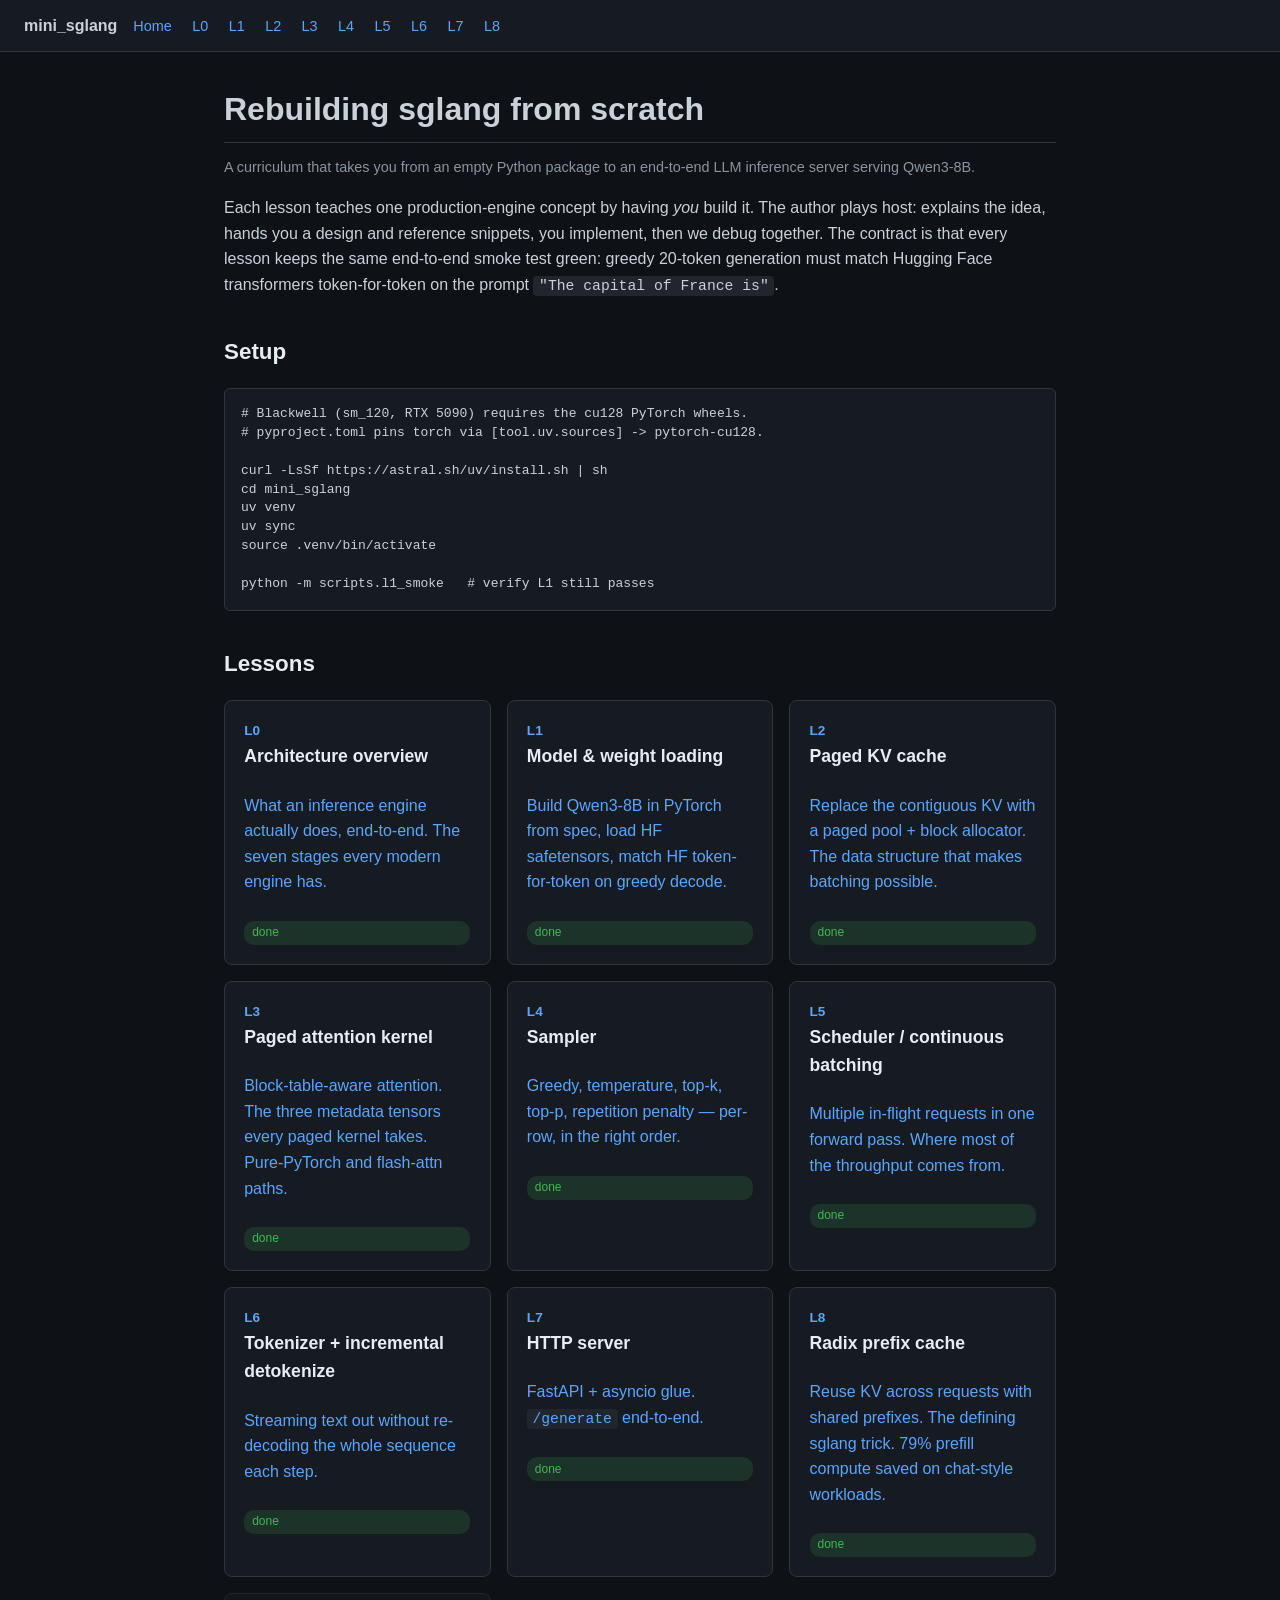
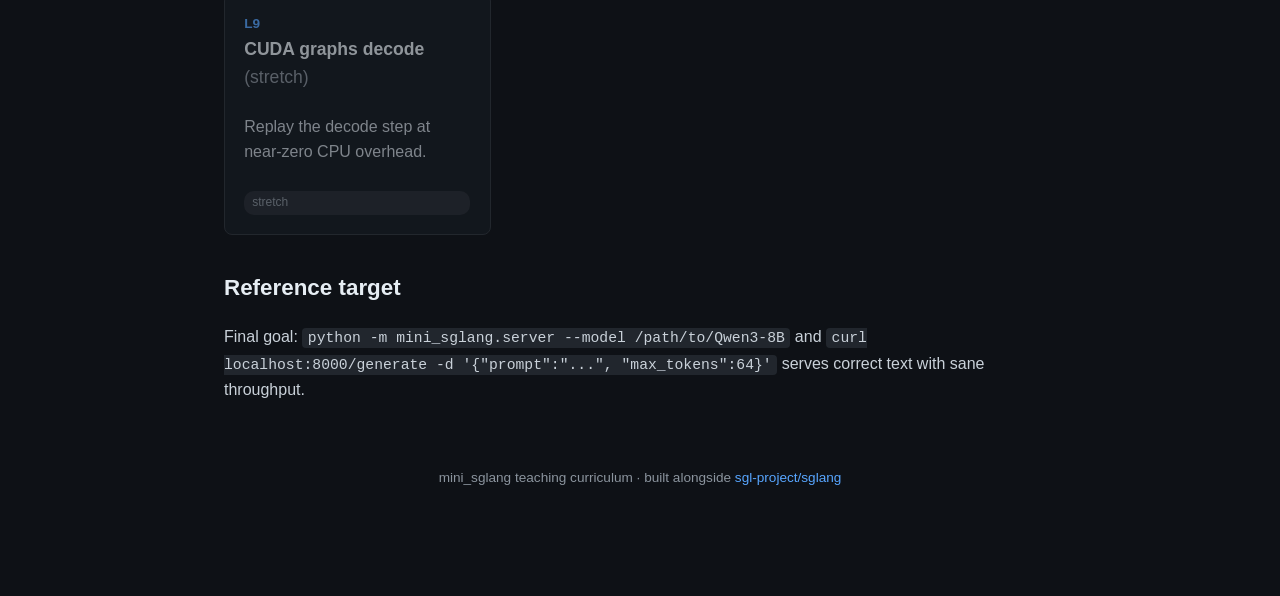
<file: docs/index.html>
<!doctype html>
<html lang="en">
<head>
<meta charset="utf-8">
<meta name="viewport" content="width=device-width,initial-scale=1">
<title>mini_sglang — rebuild an LLM inference engine, lesson by lesson</title>
<link rel="stylesheet" href="style.css">
</head>
<body>
<header class="topbar">
  <span class="title">mini_sglang</span>
  <nav>
    <a href="index.html">Home</a>
    <a href="L0-architecture.html">L0</a>
    <a href="L1-model-weights.html">L1</a>
    <a href="L2-paged-kv.html">L2</a>
    <a href="L3-paged-attention.html">L3</a>
    <a href="L4-sampler.html">L4</a>
    <a href="L5-scheduler.html">L5</a>
    <a href="L6-tokenizer.html">L6</a>
    <a href="L7-server.html">L7</a>
    <a href="L8-radix-cache.html">L8</a>
  </nav>
</header>
<main>
  <h1>Rebuilding sglang from scratch</h1>
  <p class="meta">A curriculum that takes you from an empty Python package to an end-to-end LLM inference server serving Qwen3-8B.</p>

  <p>
    Each lesson teaches one production-engine concept by having <em>you</em> build it.
    The author plays host: explains the idea, hands you a design and reference snippets,
    you implement, then we debug together. The contract is that every lesson keeps the
    same end-to-end smoke test green: greedy 20-token generation must match Hugging Face
    transformers token-for-token on the prompt
    <code>"The capital of France is"</code>.
  </p>

  <h2>Setup</h2>
  <pre><code># Blackwell (sm_120, RTX 5090) requires the cu128 PyTorch wheels.
# pyproject.toml pins torch via [tool.uv.sources] -> pytorch-cu128.

curl -LsSf https://astral.sh/uv/install.sh | sh
cd mini_sglang
uv venv
uv sync
source .venv/bin/activate

python -m scripts.l1_smoke   # verify L1 still passes
</code></pre>

  <h2>Lessons</h2>
  <div class="lesson-grid">
    <a class="lesson-card" href="L0-architecture.html">
      <span class="num">L0</span>
      <h3>Architecture overview</h3>
      <p>What an inference engine actually does, end-to-end. The seven stages every modern engine has.</p>
      <span class="status done">done</span>
    </a>
    <a class="lesson-card" href="L1-model-weights.html">
      <span class="num">L1</span>
      <h3>Model &amp; weight loading</h3>
      <p>Build Qwen3-8B in PyTorch from spec, load HF safetensors, match HF token-for-token on greedy decode.</p>
      <span class="status done">done</span>
    </a>
    <a class="lesson-card" href="L2-paged-kv.html">
      <span class="num">L2</span>
      <h3>Paged KV cache</h3>
      <p>Replace the contiguous KV with a paged pool + block allocator. The data structure that makes batching possible.</p>
      <span class="status done">done</span>
    </a>
    <a class="lesson-card" href="L3-paged-attention.html">
      <span class="num">L3</span>
      <h3>Paged attention kernel</h3>
      <p>Block-table-aware attention. The three metadata tensors every paged kernel takes. Pure-PyTorch and flash-attn paths.</p>
      <span class="status done">done</span>
    </a>
    <a class="lesson-card" href="L4-sampler.html">
      <span class="num">L4</span>
      <h3>Sampler</h3>
      <p>Greedy, temperature, top-k, top-p, repetition penalty — per-row, in the right order.</p>
      <span class="status done">done</span>
    </a>
    <a class="lesson-card" href="L5-scheduler.html">
      <span class="num">L5</span>
      <h3>Scheduler / continuous batching</h3>
      <p>Multiple in-flight requests in one forward pass. Where most of the throughput comes from.</p>
      <span class="status done">done</span>
    </a>
    <a class="lesson-card" href="L6-tokenizer.html">
      <span class="num">L6</span>
      <h3>Tokenizer + incremental detokenize</h3>
      <p>Streaming text out without re-decoding the whole sequence each step.</p>
      <span class="status done">done</span>
    </a>
    <a class="lesson-card" href="L7-server.html">
      <span class="num">L7</span>
      <h3>HTTP server</h3>
      <p>FastAPI + asyncio glue. <code>/generate</code> end-to-end.</p>
      <span class="status done">done</span>
    </a>
    <a class="lesson-card" href="L8-radix-cache.html">
      <span class="num">L8</span>
      <h3>Radix prefix cache</h3>
      <p>Reuse KV across requests with shared prefixes. The defining sglang trick. 79% prefill compute saved on chat-style workloads.</p>
      <span class="status done">done</span>
    </a>
    <div class="lesson-card" style="opacity:.6">
      <span class="num">L9</span>
      <h3>CUDA graphs decode <span style="color:var(--muted);font-weight:400">(stretch)</span></h3>
      <p>Replay the decode step at near-zero CPU overhead.</p>
      <span class="status todo">stretch</span>
    </div>
  </div>

  <h2>Reference target</h2>
  <p>
    Final goal: <code>python -m mini_sglang.server --model /path/to/Qwen3-8B</code> and
    <code>curl localhost:8000/generate -d '{"prompt":"...", "max_tokens":64}'</code>
    serves correct text with sane throughput.
  </p>

  <p class="footer">mini_sglang teaching curriculum &middot; built alongside <a href="https://github.com/sgl-project/sglang">sgl-project/sglang</a></p>
</main>
</body>
</html>
</file>
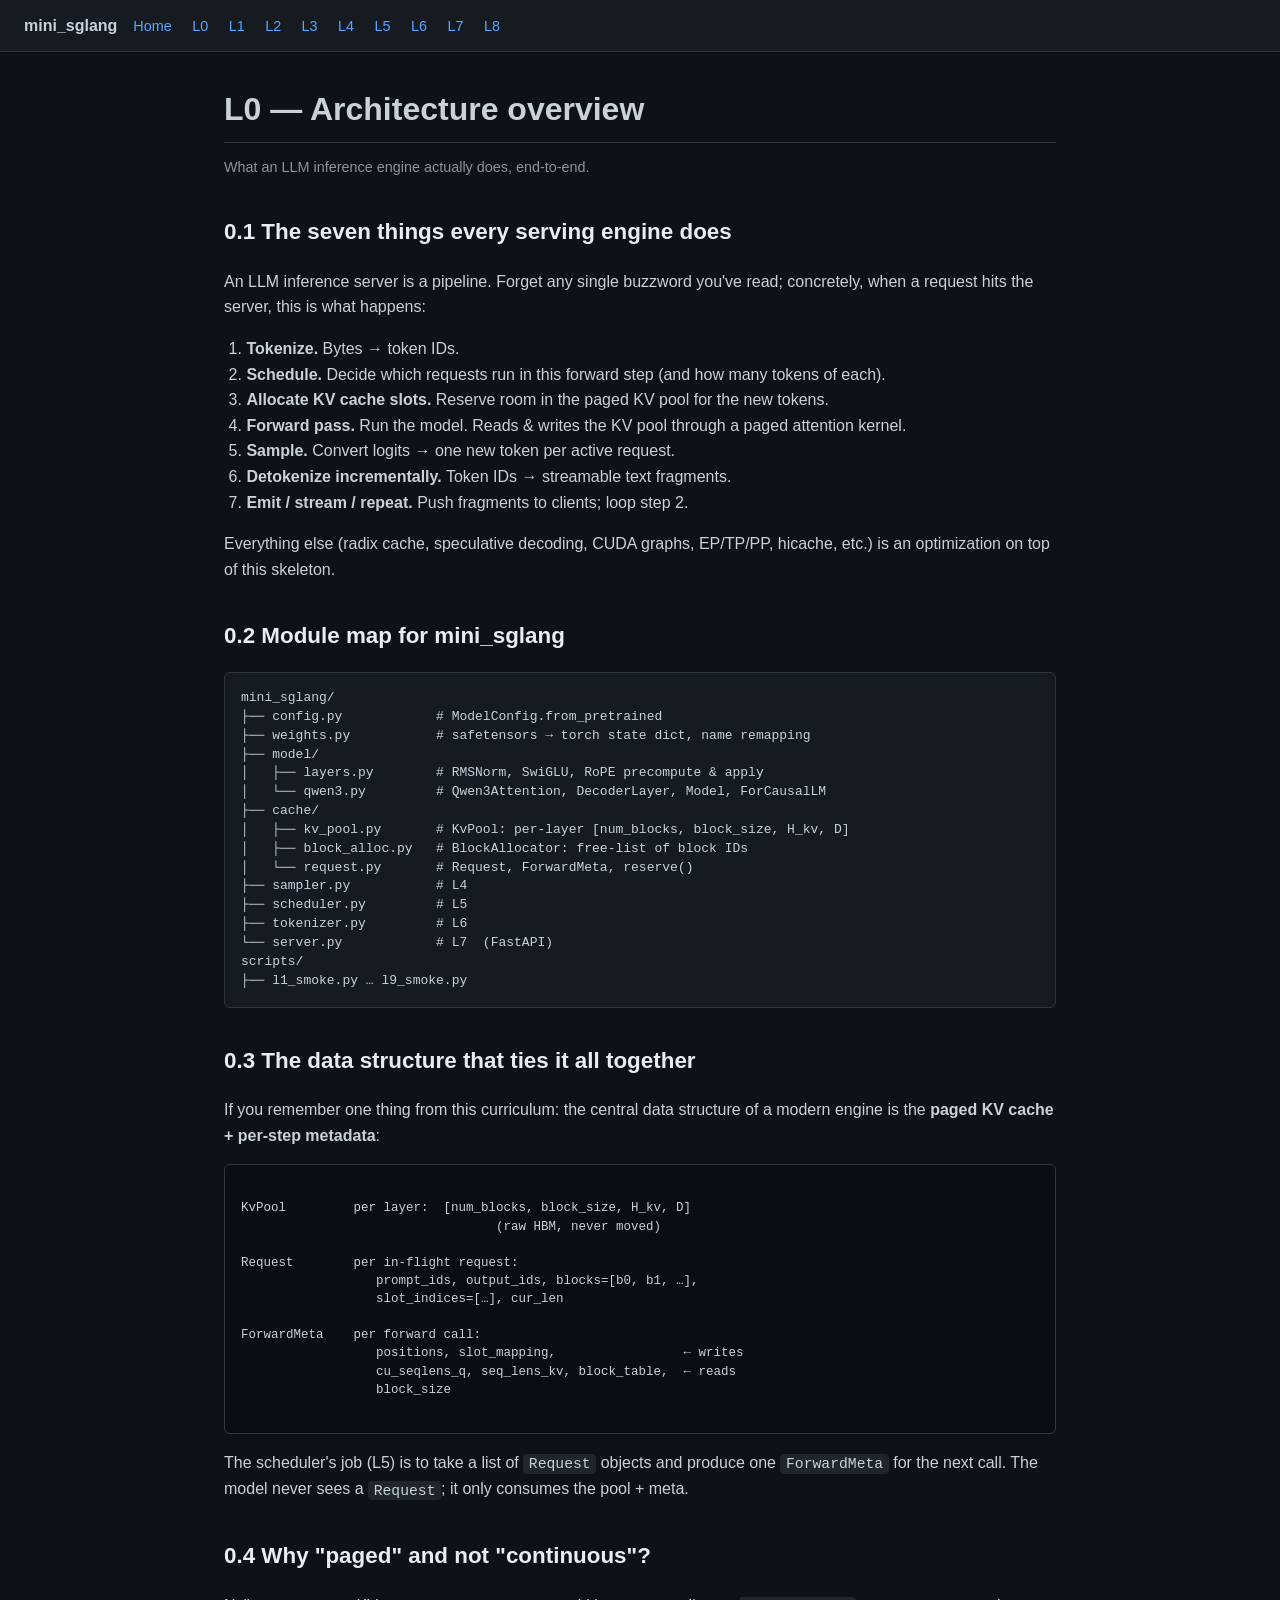
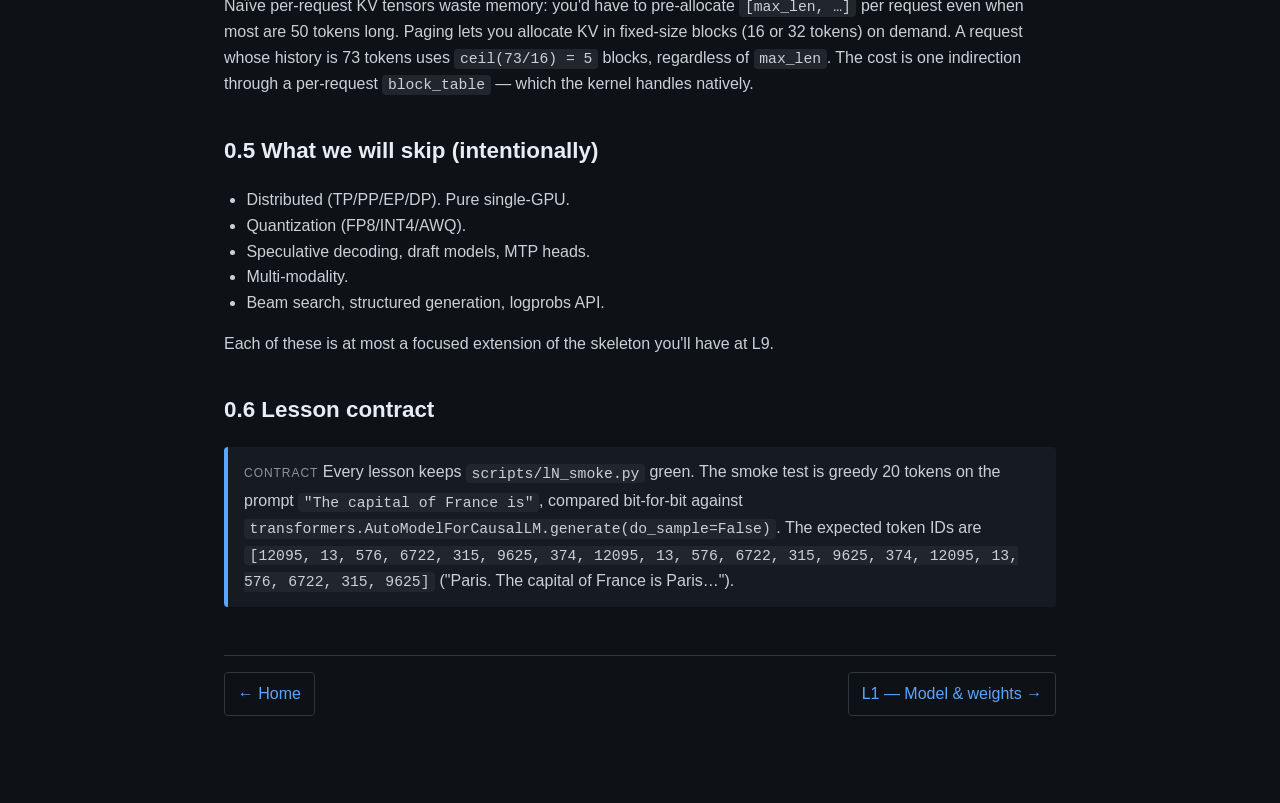
<file: docs/L0-architecture.html>
<!doctype html>
<html lang="en">
<head>
<meta charset="utf-8">
<meta name="viewport" content="width=device-width,initial-scale=1">
<title>L0 — Architecture overview · mini_sglang</title>
<link rel="stylesheet" href="style.css">
</head>
<body>
<header class="topbar">
  <span class="title">mini_sglang</span>
  <nav>
    <a href="index.html">Home</a>
    <a href="L0-architecture.html">L0</a>
    <a href="L1-model-weights.html">L1</a>
    <a href="L2-paged-kv.html">L2</a>
    <a href="L3-paged-attention.html">L3</a>
    <a href="L4-sampler.html">L4</a>
    <a href="L5-scheduler.html">L5</a>
    <a href="L6-tokenizer.html">L6</a>
    <a href="L7-server.html">L7</a>
    <a href="L8-radix-cache.html">L8</a>
  </nav>
</header>
<main>
  <h1>L0 — Architecture overview</h1>
  <p class="meta">What an LLM inference engine actually does, end-to-end.</p>

  <h2>0.1 The seven things every serving engine does</h2>
  <p>An LLM inference server is a pipeline. Forget any single buzzword you've read; concretely, when a request hits the server, this is what happens:</p>
  <ol>
    <li><b>Tokenize.</b> Bytes → token IDs.</li>
    <li><b>Schedule.</b> Decide which requests run in this forward step (and how many tokens of each).</li>
    <li><b>Allocate KV cache slots.</b> Reserve room in the paged KV pool for the new tokens.</li>
    <li><b>Forward pass.</b> Run the model. Reads &amp; writes the KV pool through a paged attention kernel.</li>
    <li><b>Sample.</b> Convert logits → one new token per active request.</li>
    <li><b>Detokenize incrementally.</b> Token IDs → streamable text fragments.</li>
    <li><b>Emit / stream / repeat.</b> Push fragments to clients; loop step 2.</li>
  </ol>
  <p>Everything else (radix cache, speculative decoding, CUDA graphs, EP/TP/PP, hicache, etc.) is an optimization on top of this skeleton.</p>

  <h2>0.2 Module map for mini_sglang</h2>
  <pre><code>mini_sglang/
├── config.py            # ModelConfig.from_pretrained
├── weights.py           # safetensors → torch state dict, name remapping
├── model/
│   ├── layers.py        # RMSNorm, SwiGLU, RoPE precompute & apply
│   └── qwen3.py         # Qwen3Attention, DecoderLayer, Model, ForCausalLM
├── cache/
│   ├── kv_pool.py       # KvPool: per-layer [num_blocks, block_size, H_kv, D]
│   ├── block_alloc.py   # BlockAllocator: free-list of block IDs
│   └── request.py       # Request, ForwardMeta, reserve()
├── sampler.py           # L4
├── scheduler.py         # L5
├── tokenizer.py         # L6
└── server.py            # L7  (FastAPI)
scripts/
├── l1_smoke.py … l9_smoke.py
</code></pre>

  <h2>0.3 The data structure that ties it all together</h2>
  <p>If you remember one thing from this curriculum: the central data structure of a modern engine is the <b>paged KV cache + per-step metadata</b>:</p>
  <div class="diagram">
KvPool         per layer:  [num_blocks, block_size, H_kv, D]
                                  (raw HBM, never moved)

Request        per in-flight request:
                  prompt_ids, output_ids, blocks=[b0, b1, …],
                  slot_indices=[…], cur_len

ForwardMeta    per forward call:
                  positions, slot_mapping,                 ← writes
                  cu_seqlens_q, seq_lens_kv, block_table,  ← reads
                  block_size
  </div>
  <p>The scheduler's job (L5) is to take a list of <code>Request</code> objects and produce one <code>ForwardMeta</code> for the next call. The model never sees a <code>Request</code>; it only consumes the pool + meta.</p>

  <h2>0.4 Why "paged" and not "continuous"?</h2>
  <p>Naïve per-request KV tensors waste memory: you'd have to pre-allocate <code>[max_len, …]</code> per request even when most are 50 tokens long. Paging lets you allocate KV in fixed-size blocks (16 or 32 tokens) on demand. A request whose history is 73 tokens uses <code>ceil(73/16) = 5</code> blocks, regardless of <code>max_len</code>. The cost is one indirection through a per-request <code>block_table</code> — which the kernel handles natively.</p>

  <h2>0.5 What we will skip (intentionally)</h2>
  <ul>
    <li>Distributed (TP/PP/EP/DP). Pure single-GPU.</li>
    <li>Quantization (FP8/INT4/AWQ).</li>
    <li>Speculative decoding, draft models, MTP heads.</li>
    <li>Multi-modality.</li>
    <li>Beam search, structured generation, logprobs API.</li>
  </ul>
  <p>Each of these is at most a focused extension of the skeleton you'll have at L9.</p>

  <h2>0.6 Lesson contract</h2>
  <blockquote>
    <span class="label">contract</span>
    Every lesson keeps <code>scripts/lN_smoke.py</code> green. The smoke test is greedy 20 tokens
    on the prompt <code>"The capital of France is"</code>, compared bit-for-bit against
    <code>transformers.AutoModelForCausalLM.generate(do_sample=False)</code>.
    The expected token IDs are
    <code>[12095, 13, 576, 6722, 315, 9625, 374, 12095, 13, 576, 6722, 315, 9625, 374, 12095, 13, 576, 6722, 315, 9625]</code>
    ("Paris. The capital of France is Paris…").
  </blockquote>

  <div class="lesson-nav">
    <a href="index.html">← Home</a>
    <a href="L1-model-weights.html">L1 — Model &amp; weights →</a>
  </div>
</main>
</body>
</html>
</file>
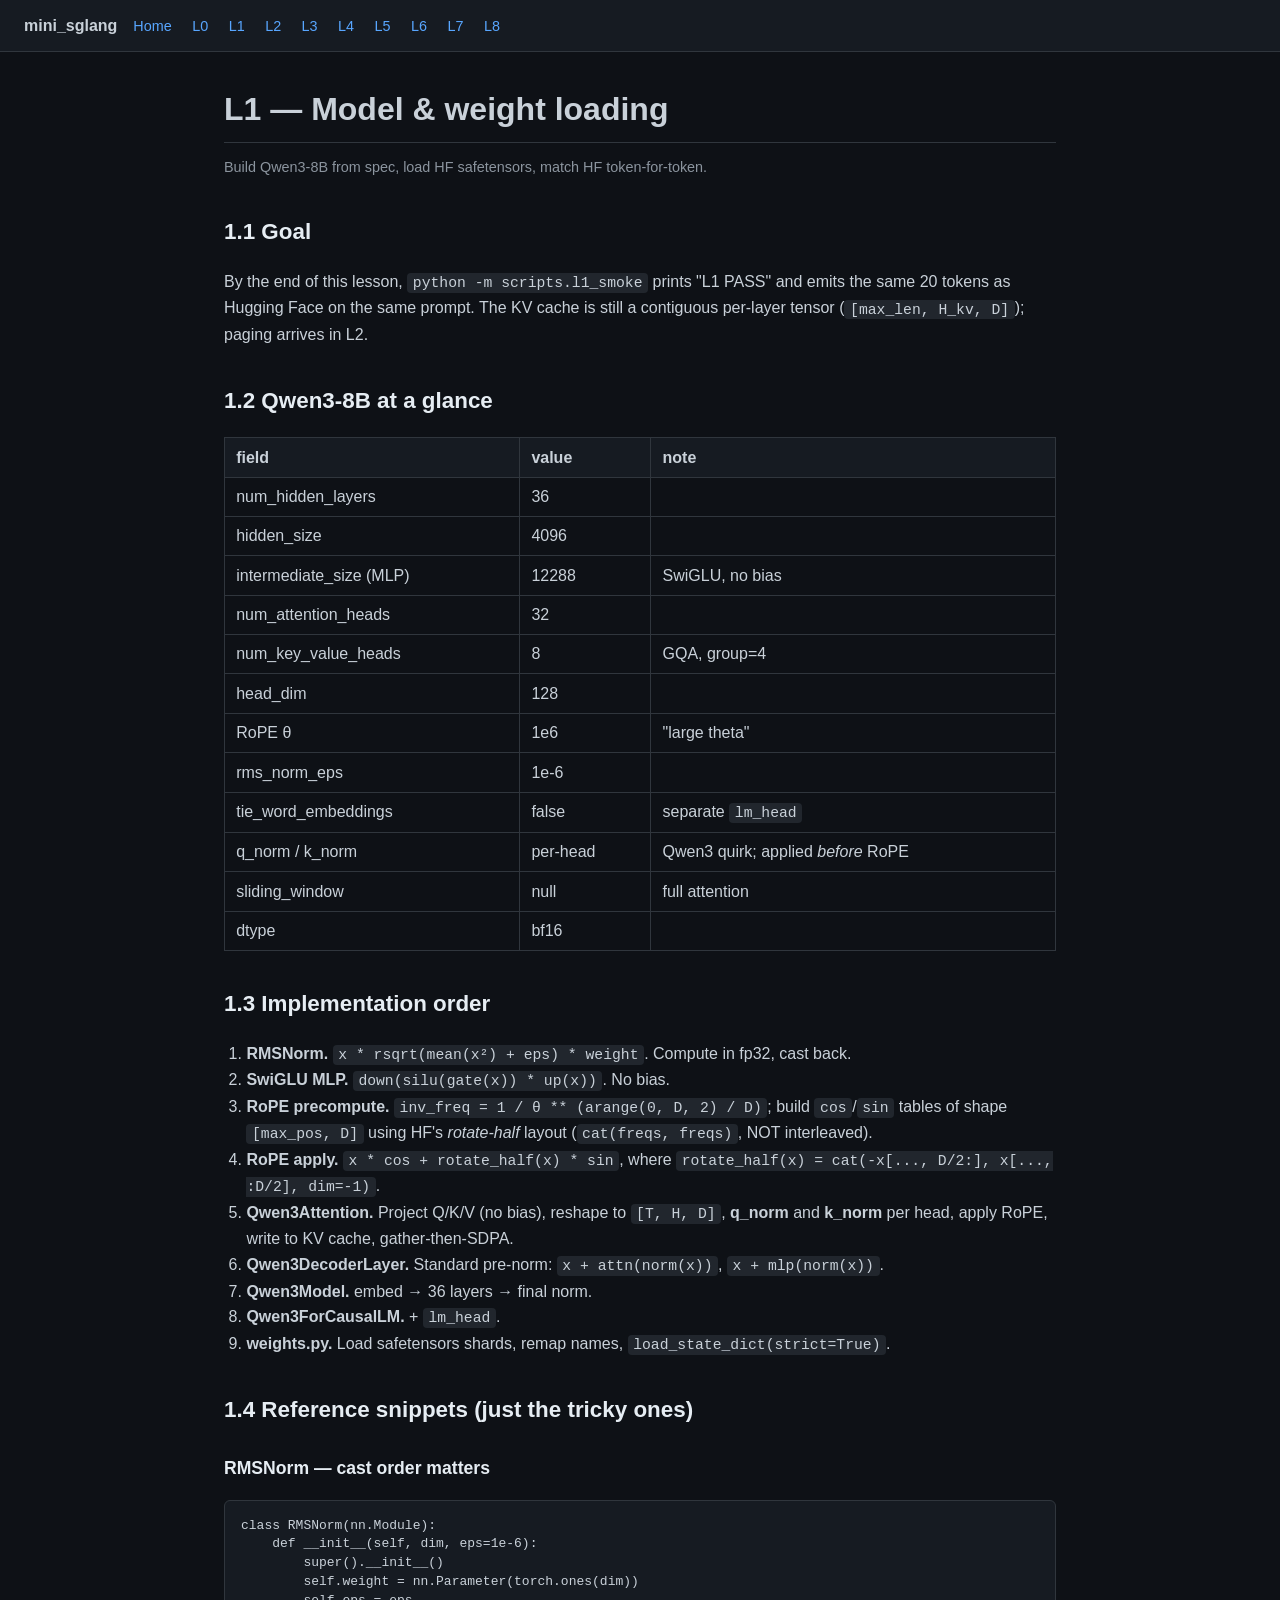
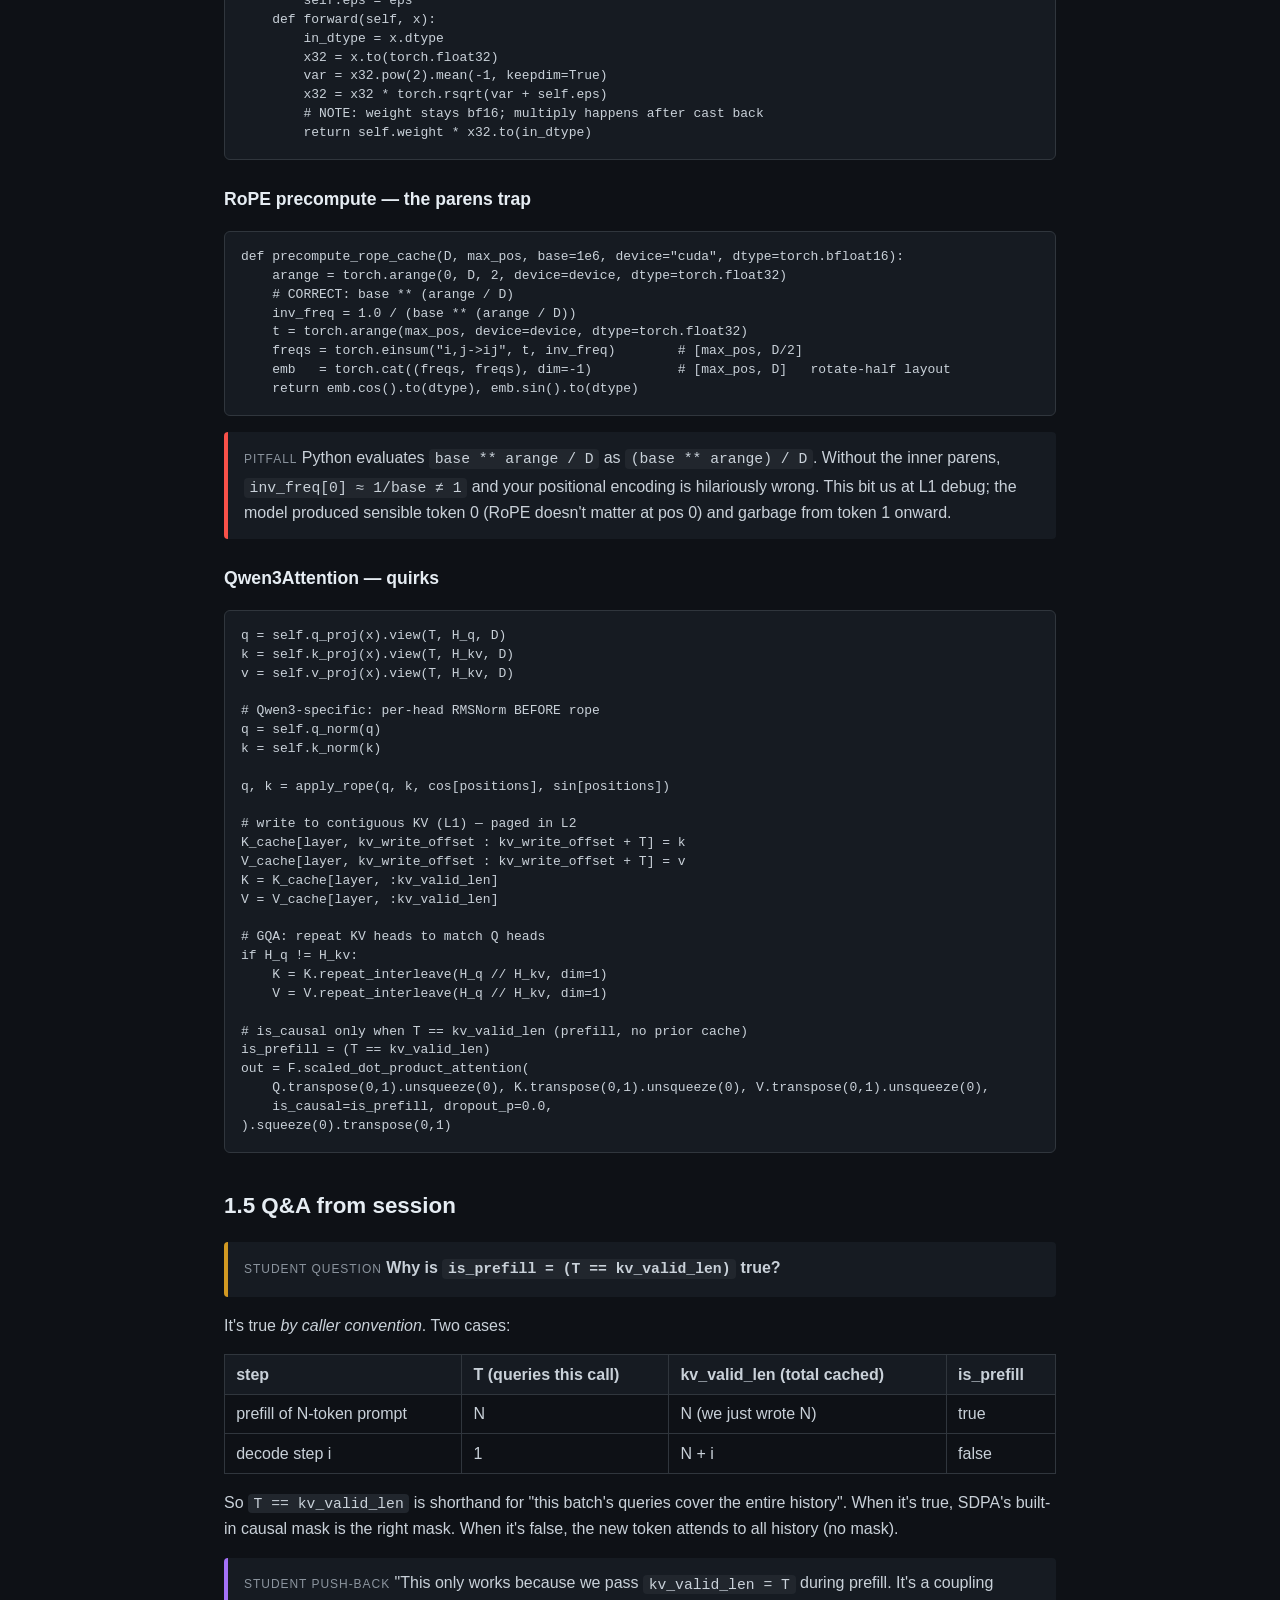
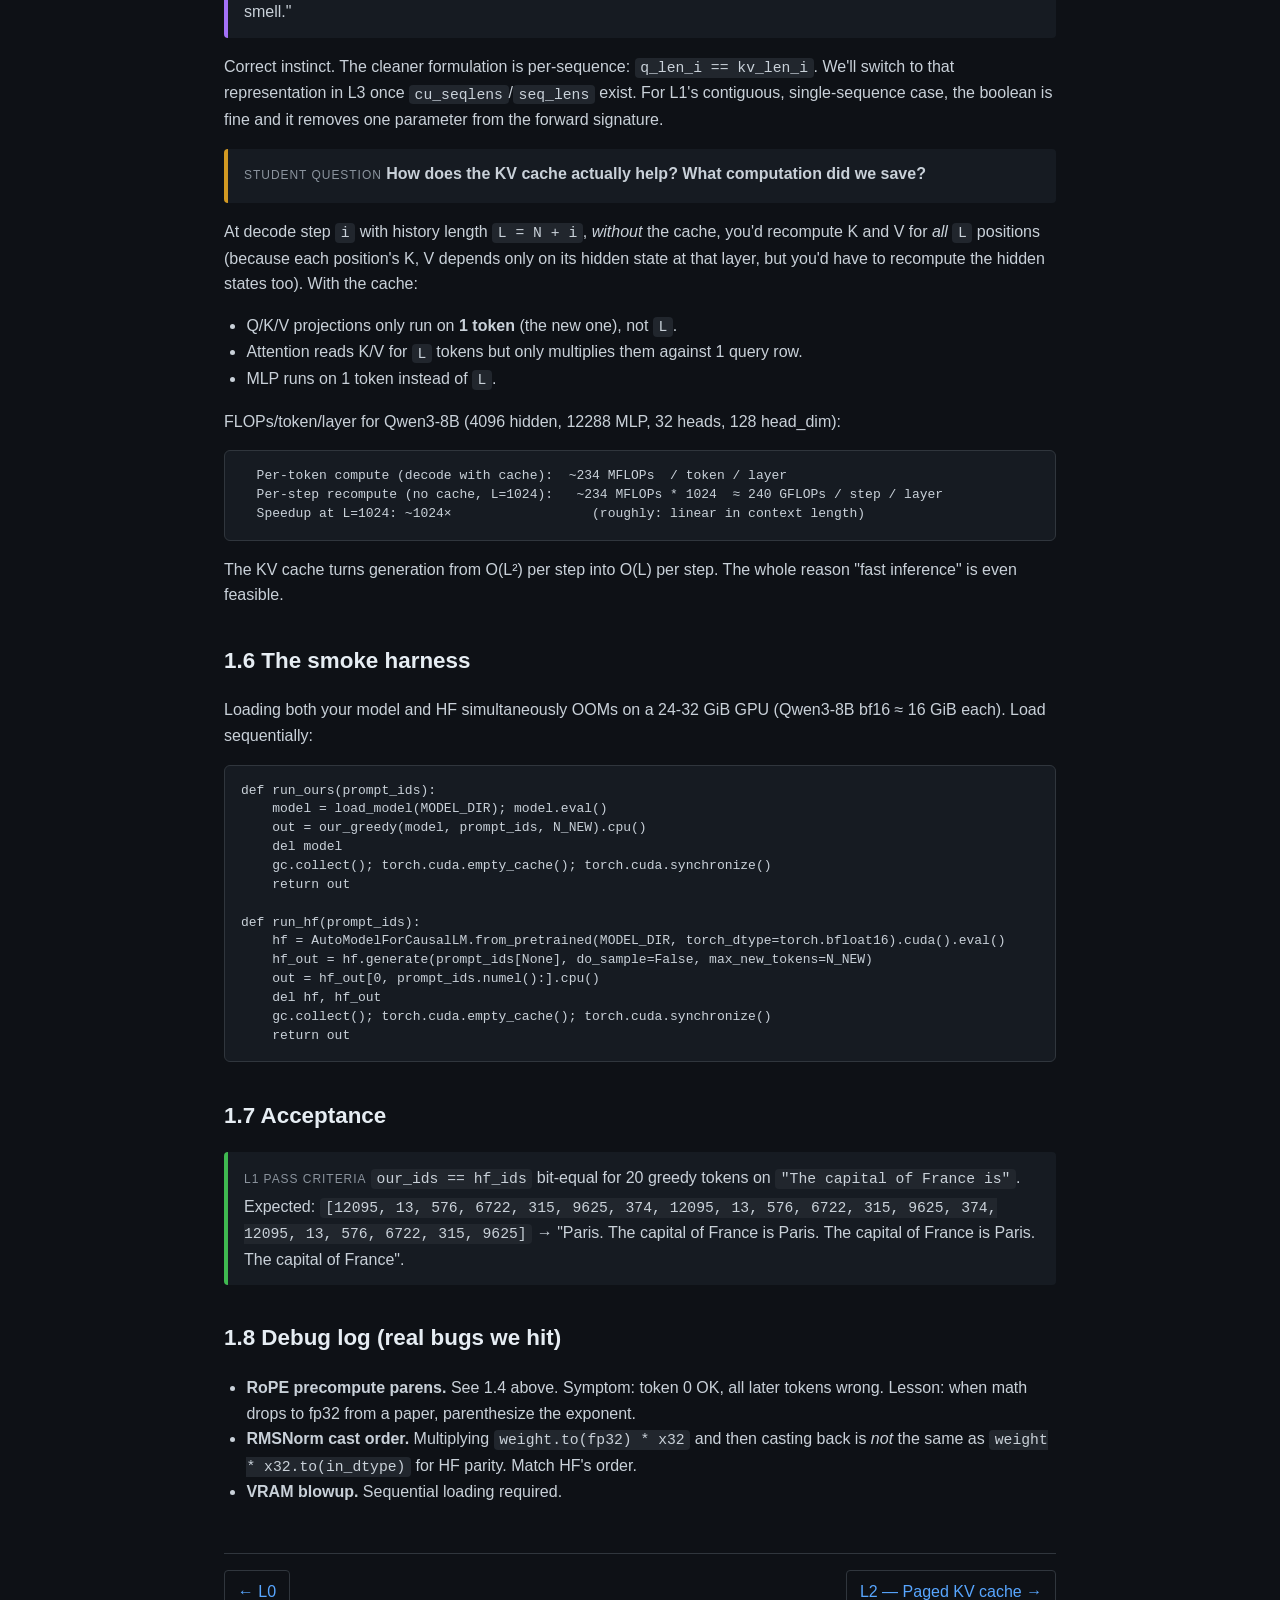
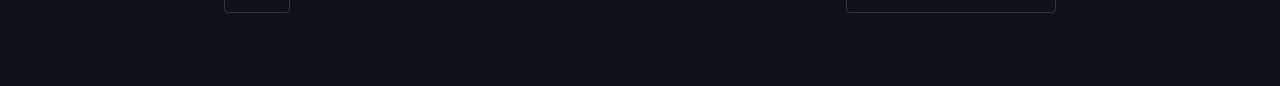
<file: docs/L1-model-weights.html>
<!doctype html>
<html lang="en">
<head>
<meta charset="utf-8">
<meta name="viewport" content="width=device-width,initial-scale=1">
<title>L1 — Model &amp; weight loading · mini_sglang</title>
<link rel="stylesheet" href="style.css">
</head>
<body>
<header class="topbar">
  <span class="title">mini_sglang</span>
  <nav>
    <a href="index.html">Home</a>
    <a href="L0-architecture.html">L0</a>
    <a href="L1-model-weights.html">L1</a>
    <a href="L2-paged-kv.html">L2</a>
    <a href="L3-paged-attention.html">L3</a>
    <a href="L4-sampler.html">L4</a>
    <a href="L5-scheduler.html">L5</a>
    <a href="L6-tokenizer.html">L6</a>
    <a href="L7-server.html">L7</a>
    <a href="L8-radix-cache.html">L8</a>
  </nav>
</header>
<main>
  <h1>L1 — Model &amp; weight loading</h1>
  <p class="meta">Build Qwen3-8B from spec, load HF safetensors, match HF token-for-token.</p>

  <h2>1.1 Goal</h2>
  <p>By the end of this lesson, <code>python -m scripts.l1_smoke</code> prints "L1 PASS" and emits the same 20 tokens as Hugging Face on the same prompt. The KV cache is still a contiguous per-layer tensor (<code>[max_len, H_kv, D]</code>); paging arrives in L2.</p>

  <h2>1.2 Qwen3-8B at a glance</h2>
  <table>
    <tr><th>field</th><th>value</th><th>note</th></tr>
    <tr><td>num_hidden_layers</td><td>36</td><td></td></tr>
    <tr><td>hidden_size</td><td>4096</td><td></td></tr>
    <tr><td>intermediate_size (MLP)</td><td>12288</td><td>SwiGLU, no bias</td></tr>
    <tr><td>num_attention_heads</td><td>32</td><td></td></tr>
    <tr><td>num_key_value_heads</td><td>8</td><td>GQA, group=4</td></tr>
    <tr><td>head_dim</td><td>128</td><td></td></tr>
    <tr><td>RoPE θ</td><td>1e6</td><td>"large theta"</td></tr>
    <tr><td>rms_norm_eps</td><td>1e-6</td><td></td></tr>
    <tr><td>tie_word_embeddings</td><td>false</td><td>separate <code>lm_head</code></td></tr>
    <tr><td>q_norm / k_norm</td><td>per-head</td><td>Qwen3 quirk; applied <em>before</em> RoPE</td></tr>
    <tr><td>sliding_window</td><td>null</td><td>full attention</td></tr>
    <tr><td>dtype</td><td>bf16</td><td></td></tr>
  </table>

  <h2>1.3 Implementation order</h2>
  <ol>
    <li><b>RMSNorm.</b> <code>x * rsqrt(mean(x²) + eps) * weight</code>. Compute in fp32, cast back.</li>
    <li><b>SwiGLU MLP.</b> <code>down(silu(gate(x)) * up(x))</code>. No bias.</li>
    <li><b>RoPE precompute.</b> <code>inv_freq = 1 / θ ** (arange(0, D, 2) / D)</code>; build <code>cos</code>/<code>sin</code> tables of shape <code>[max_pos, D]</code> using HF's <em>rotate-half</em> layout (<code>cat(freqs, freqs)</code>, NOT interleaved).</li>
    <li><b>RoPE apply.</b> <code>x * cos + rotate_half(x) * sin</code>, where <code>rotate_half(x) = cat(-x[..., D/2:], x[..., :D/2], dim=-1)</code>.</li>
    <li><b>Qwen3Attention.</b> Project Q/K/V (no bias), reshape to <code>[T, H, D]</code>, <b>q_norm</b> and <b>k_norm</b> per head, apply RoPE, write to KV cache, gather-then-SDPA.</li>
    <li><b>Qwen3DecoderLayer.</b> Standard pre-norm: <code>x + attn(norm(x))</code>, <code>x + mlp(norm(x))</code>.</li>
    <li><b>Qwen3Model.</b> embed → 36 layers → final norm.</li>
    <li><b>Qwen3ForCausalLM.</b> + <code>lm_head</code>.</li>
    <li><b>weights.py.</b> Load safetensors shards, remap names, <code>load_state_dict(strict=True)</code>.</li>
  </ol>

  <h2>1.4 Reference snippets (just the tricky ones)</h2>

  <h3>RMSNorm — cast order matters</h3>
  <pre><code>class RMSNorm(nn.Module):
    def __init__(self, dim, eps=1e-6):
        super().__init__()
        self.weight = nn.Parameter(torch.ones(dim))
        self.eps = eps
    def forward(self, x):
        in_dtype = x.dtype
        x32 = x.to(torch.float32)
        var = x32.pow(2).mean(-1, keepdim=True)
        x32 = x32 * torch.rsqrt(var + self.eps)
        # NOTE: weight stays bf16; multiply happens after cast back
        return self.weight * x32.to(in_dtype)
</code></pre>

  <h3>RoPE precompute — the parens trap</h3>
  <pre><code>def precompute_rope_cache(D, max_pos, base=1e6, device="cuda", dtype=torch.bfloat16):
    arange = torch.arange(0, D, 2, device=device, dtype=torch.float32)
    # CORRECT: base ** (arange / D)
    inv_freq = 1.0 / (base ** (arange / D))
    t = torch.arange(max_pos, device=device, dtype=torch.float32)
    freqs = torch.einsum("i,j->ij", t, inv_freq)        # [max_pos, D/2]
    emb   = torch.cat((freqs, freqs), dim=-1)           # [max_pos, D]   rotate-half layout
    return emb.cos().to(dtype), emb.sin().to(dtype)
</code></pre>
  <blockquote class="warn">
    <span class="label">pitfall</span>
    Python evaluates <code>base ** arange / D</code> as <code>(base ** arange) / D</code>.
    Without the inner parens, <code>inv_freq[0] ≈ 1/base ≠ 1</code> and your positional encoding is hilariously wrong.
    This bit us at L1 debug; the model produced sensible token 0 (RoPE doesn't matter at pos 0) and garbage from token 1 onward.
  </blockquote>

  <h3>Qwen3Attention — quirks</h3>
  <pre><code>q = self.q_proj(x).view(T, H_q, D)
k = self.k_proj(x).view(T, H_kv, D)
v = self.v_proj(x).view(T, H_kv, D)

# Qwen3-specific: per-head RMSNorm BEFORE rope
q = self.q_norm(q)
k = self.k_norm(k)

q, k = apply_rope(q, k, cos[positions], sin[positions])

# write to contiguous KV (L1) — paged in L2
K_cache[layer, kv_write_offset : kv_write_offset + T] = k
V_cache[layer, kv_write_offset : kv_write_offset + T] = v
K = K_cache[layer, :kv_valid_len]
V = V_cache[layer, :kv_valid_len]

# GQA: repeat KV heads to match Q heads
if H_q != H_kv:
    K = K.repeat_interleave(H_q // H_kv, dim=1)
    V = V.repeat_interleave(H_q // H_kv, dim=1)

# is_causal only when T == kv_valid_len (prefill, no prior cache)
is_prefill = (T == kv_valid_len)
out = F.scaled_dot_product_attention(
    Q.transpose(0,1).unsqueeze(0), K.transpose(0,1).unsqueeze(0), V.transpose(0,1).unsqueeze(0),
    is_causal=is_prefill, dropout_p=0.0,
).squeeze(0).transpose(0,1)
</code></pre>

  <h2>1.5 Q&amp;A from session</h2>

  <blockquote class="q">
    <span class="label">student question</span>
    <b>Why is <code>is_prefill = (T == kv_valid_len)</code> true?</b>
  </blockquote>
  <p>It's true <em>by caller convention</em>. Two cases:</p>
  <table>
    <tr><th>step</th><th>T (queries this call)</th><th>kv_valid_len (total cached)</th><th>is_prefill</th></tr>
    <tr><td>prefill of N-token prompt</td><td>N</td><td>N (we just wrote N)</td><td>true</td></tr>
    <tr><td>decode step i</td><td>1</td><td>N + i</td><td>false</td></tr>
  </table>
  <p>So <code>T == kv_valid_len</code> is shorthand for "this batch's queries cover the entire history". When it's true, SDPA's built-in causal mask is the right mask. When it's false, the new token attends to all history (no mask).</p>
  <blockquote class="hint">
    <span class="label">student push-back</span>
    "This only works because we pass <code>kv_valid_len = T</code> during prefill. It's a coupling smell."
  </blockquote>
  <p>Correct instinct. The cleaner formulation is per-sequence: <code>q_len_i == kv_len_i</code>. We'll switch to that representation in L3 once <code>cu_seqlens</code>/<code>seq_lens</code> exist. For L1's contiguous, single-sequence case, the boolean is fine and it removes one parameter from the forward signature.</p>

  <blockquote class="q">
    <span class="label">student question</span>
    <b>How does the KV cache actually help? What computation did we save?</b>
  </blockquote>
  <p>At decode step <code>i</code> with history length <code>L = N + i</code>, <em>without</em> the cache, you'd recompute K and V for <em>all</em> <code>L</code> positions (because each position's K, V depends only on its hidden state at that layer, but you'd have to recompute the hidden states too). With the cache:</p>
  <ul>
    <li>Q/K/V projections only run on <b>1 token</b> (the new one), not <code>L</code>.</li>
    <li>Attention reads K/V for <code>L</code> tokens but only multiplies them against 1 query row.</li>
    <li>MLP runs on 1 token instead of <code>L</code>.</li>
  </ul>
  <p>FLOPs/token/layer for Qwen3-8B (4096 hidden, 12288 MLP, 32 heads, 128 head_dim):</p>
  <pre><code>  Per-token compute (decode with cache):  ~234 MFLOPs  / token / layer
  Per-step recompute (no cache, L=1024):   ~234 MFLOPs * 1024  ≈ 240 GFLOPs / step / layer
  Speedup at L=1024: ~1024×                  (roughly: linear in context length)
</code></pre>
  <p>The KV cache turns generation from O(L²) per step into O(L) per step. The whole reason "fast inference" is even feasible.</p>

  <h2>1.6 The smoke harness</h2>
  <p>Loading both your model and HF simultaneously OOMs on a 24-32 GiB GPU (Qwen3-8B bf16 ≈ 16 GiB each). Load sequentially:</p>
  <pre><code>def run_ours(prompt_ids):
    model = load_model(MODEL_DIR); model.eval()
    out = our_greedy(model, prompt_ids, N_NEW).cpu()
    del model
    gc.collect(); torch.cuda.empty_cache(); torch.cuda.synchronize()
    return out

def run_hf(prompt_ids):
    hf = AutoModelForCausalLM.from_pretrained(MODEL_DIR, torch_dtype=torch.bfloat16).cuda().eval()
    hf_out = hf.generate(prompt_ids[None], do_sample=False, max_new_tokens=N_NEW)
    out = hf_out[0, prompt_ids.numel():].cpu()
    del hf, hf_out
    gc.collect(); torch.cuda.empty_cache(); torch.cuda.synchronize()
    return out
</code></pre>

  <h2>1.7 Acceptance</h2>
  <blockquote class="ok">
    <span class="label">L1 pass criteria</span>
    <code>our_ids == hf_ids</code> bit-equal for 20 greedy tokens on
    <code>"The capital of France is"</code>.
    Expected:
    <code>[12095, 13, 576, 6722, 315, 9625, 374, 12095, 13, 576, 6722, 315, 9625, 374, 12095, 13, 576, 6722, 315, 9625]</code>
    → "Paris. The capital of France is Paris. The capital of France is Paris. The capital of France".
  </blockquote>

  <h2>1.8 Debug log (real bugs we hit)</h2>
  <ul>
    <li><b>RoPE precompute parens.</b> See 1.4 above. Symptom: token 0 OK, all later tokens wrong. Lesson: when math drops to fp32 from a paper, parenthesize the exponent.</li>
    <li><b>RMSNorm cast order.</b> Multiplying <code>weight.to(fp32) * x32</code> and then casting back is <em>not</em> the same as <code>weight * x32.to(in_dtype)</code> for HF parity. Match HF's order.</li>
    <li><b>VRAM blowup.</b> Sequential loading required.</li>
  </ul>

  <div class="lesson-nav">
    <a href="L0-architecture.html">← L0</a>
    <a href="L2-paged-kv.html">L2 — Paged KV cache →</a>
  </div>
</main>
</body>
</html>
</file>
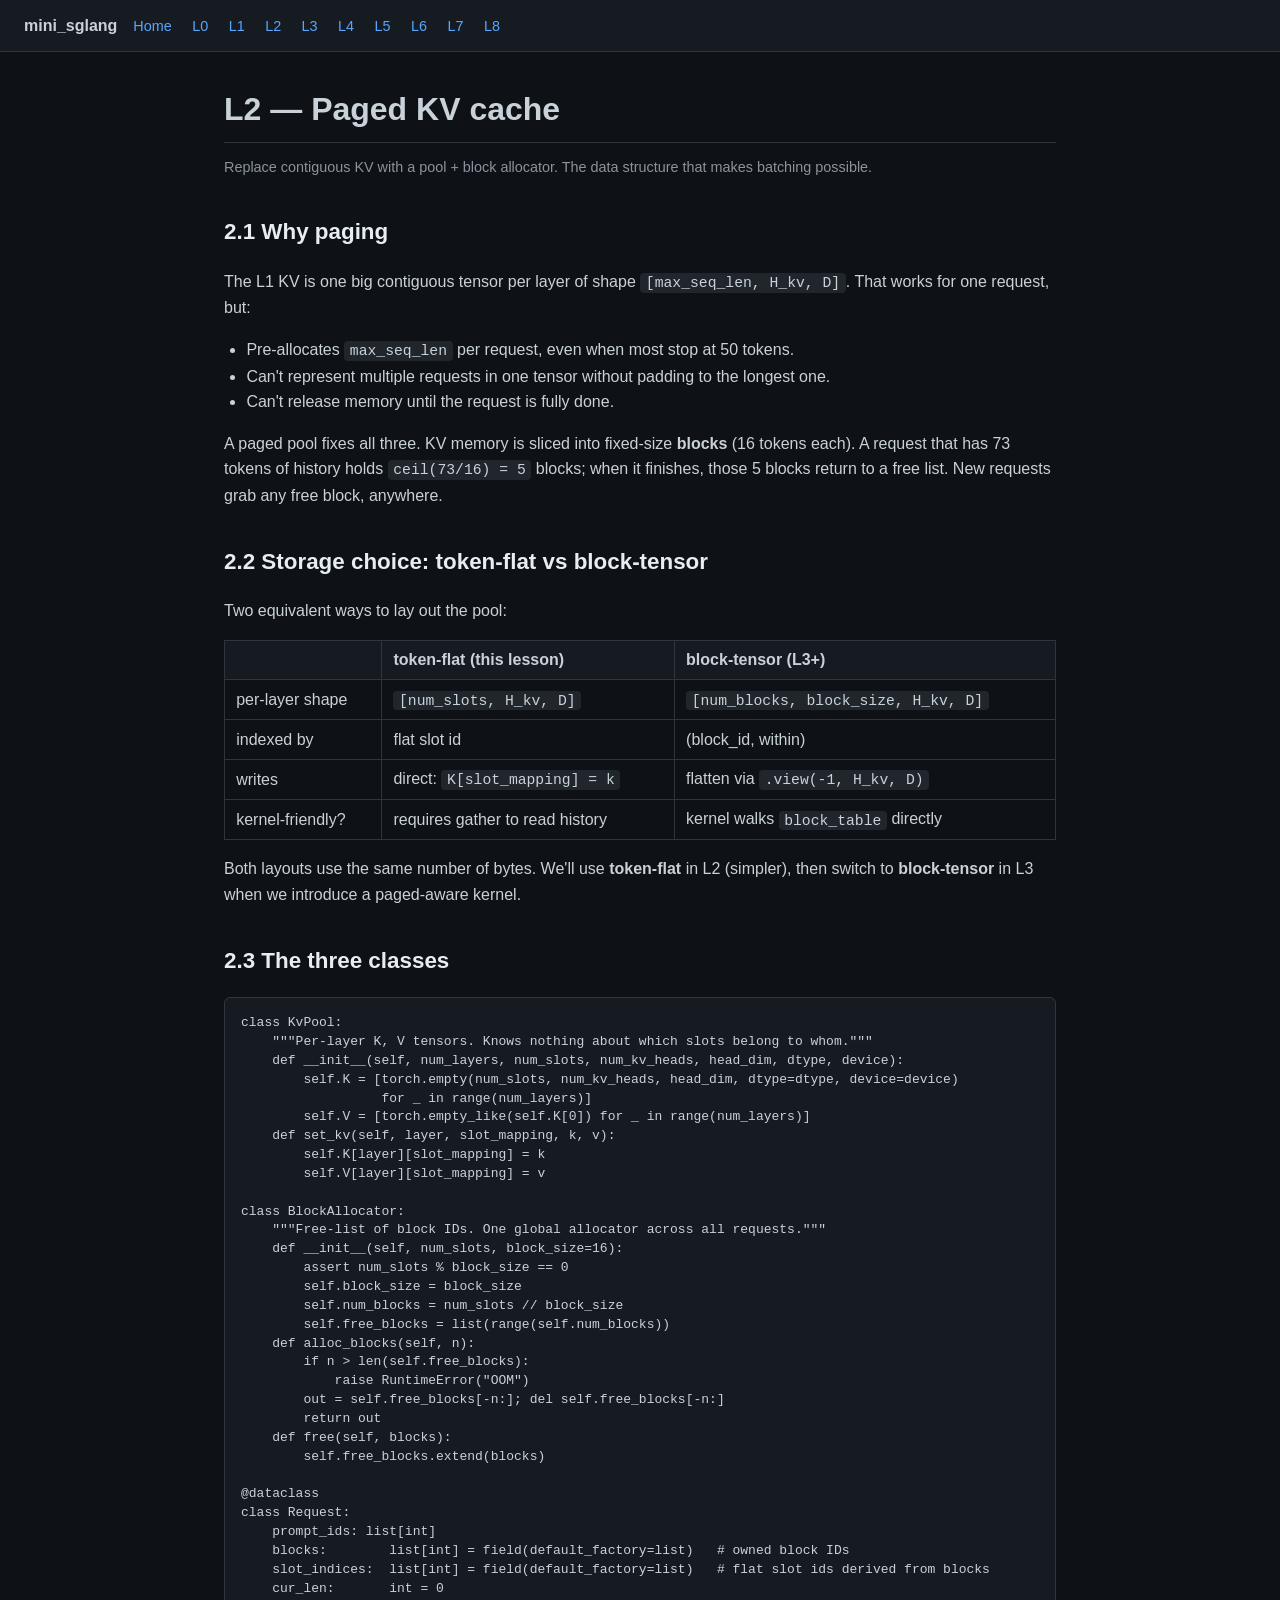
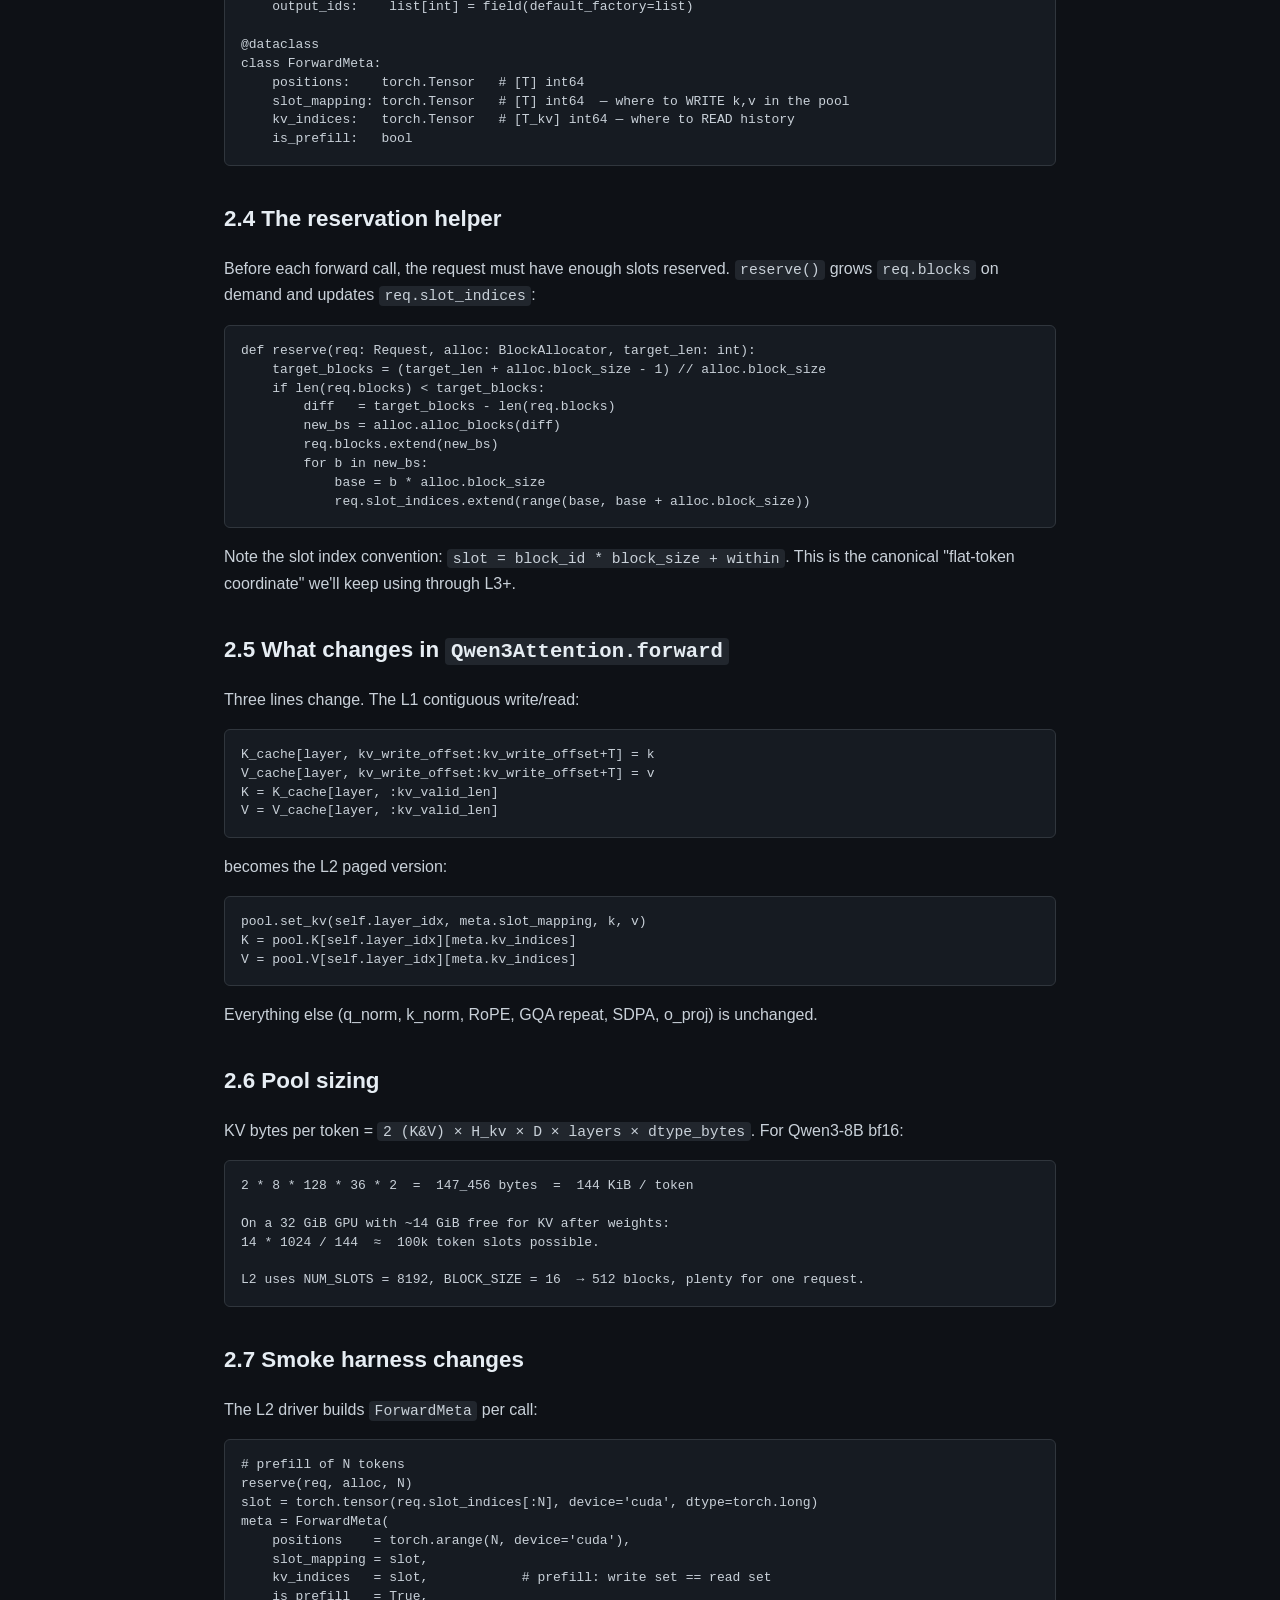
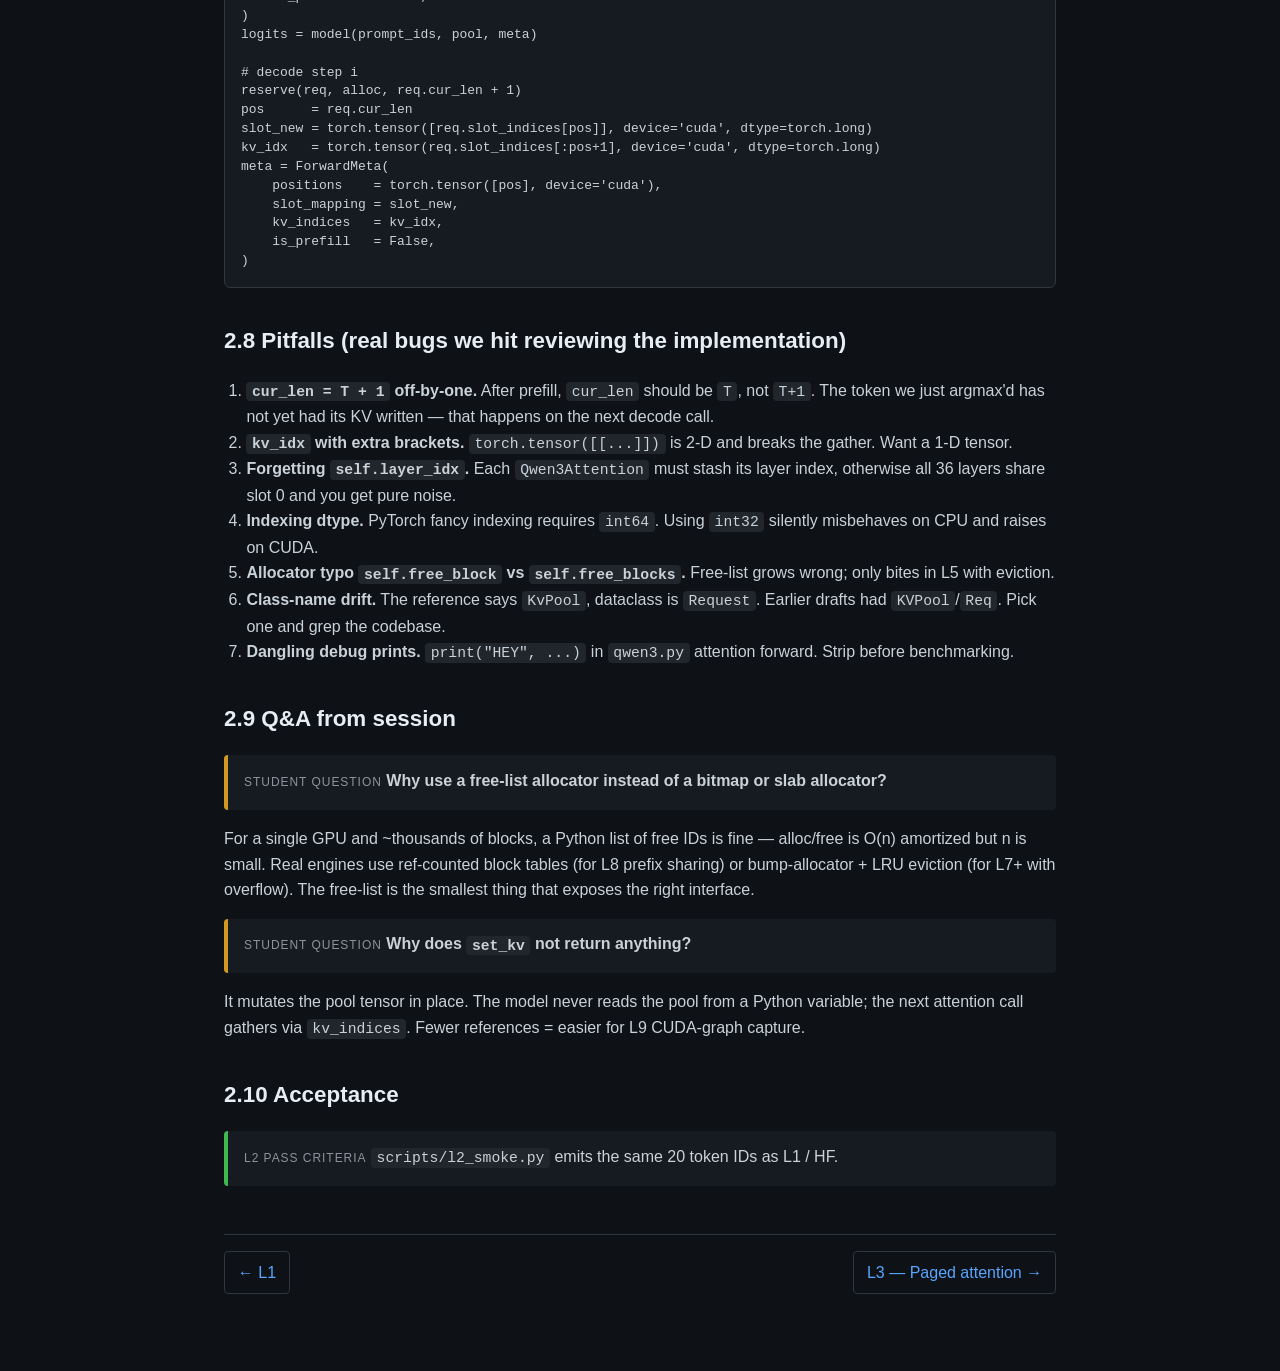
<file: docs/L2-paged-kv.html>
<!doctype html>
<html lang="en">
<head>
<meta charset="utf-8">
<meta name="viewport" content="width=device-width,initial-scale=1">
<title>L2 — Paged KV cache · mini_sglang</title>
<link rel="stylesheet" href="style.css">
</head>
<body>
<header class="topbar">
  <span class="title">mini_sglang</span>
  <nav>
    <a href="index.html">Home</a>
    <a href="L0-architecture.html">L0</a>
    <a href="L1-model-weights.html">L1</a>
    <a href="L2-paged-kv.html">L2</a>
    <a href="L3-paged-attention.html">L3</a>
    <a href="L4-sampler.html">L4</a>
    <a href="L5-scheduler.html">L5</a>
    <a href="L6-tokenizer.html">L6</a>
    <a href="L7-server.html">L7</a>
    <a href="L8-radix-cache.html">L8</a>
  </nav>
</header>
<main>
  <h1>L2 — Paged KV cache</h1>
  <p class="meta">Replace contiguous KV with a pool + block allocator. The data structure that makes batching possible.</p>

  <h2>2.1 Why paging</h2>
  <p>The L1 KV is one big contiguous tensor per layer of shape <code>[max_seq_len, H_kv, D]</code>. That works for one request, but:</p>
  <ul>
    <li>Pre-allocates <code>max_seq_len</code> per request, even when most stop at 50 tokens.</li>
    <li>Can't represent multiple requests in one tensor without padding to the longest one.</li>
    <li>Can't release memory until the request is fully done.</li>
  </ul>
  <p>A paged pool fixes all three. KV memory is sliced into fixed-size <b>blocks</b> (16 tokens each). A request that has 73 tokens of history holds <code>ceil(73/16) = 5</code> blocks; when it finishes, those 5 blocks return to a free list. New requests grab any free block, anywhere.</p>

  <h2>2.2 Storage choice: token-flat vs block-tensor</h2>
  <p>Two equivalent ways to lay out the pool:</p>
  <table>
    <tr><th></th><th>token-flat (this lesson)</th><th>block-tensor (L3+)</th></tr>
    <tr><td>per-layer shape</td><td><code>[num_slots, H_kv, D]</code></td><td><code>[num_blocks, block_size, H_kv, D]</code></td></tr>
    <tr><td>indexed by</td><td>flat slot id</td><td>(block_id, within)</td></tr>
    <tr><td>writes</td><td>direct: <code>K[slot_mapping] = k</code></td><td>flatten via <code>.view(-1, H_kv, D)</code></td></tr>
    <tr><td>kernel-friendly?</td><td>requires gather to read history</td><td>kernel walks <code>block_table</code> directly</td></tr>
  </table>
  <p>Both layouts use the same number of bytes. We'll use <b>token-flat</b> in L2 (simpler), then switch to <b>block-tensor</b> in L3 when we introduce a paged-aware kernel.</p>

  <h2>2.3 The three classes</h2>
  <pre><code>class KvPool:
    """Per-layer K, V tensors. Knows nothing about which slots belong to whom."""
    def __init__(self, num_layers, num_slots, num_kv_heads, head_dim, dtype, device):
        self.K = [torch.empty(num_slots, num_kv_heads, head_dim, dtype=dtype, device=device)
                  for _ in range(num_layers)]
        self.V = [torch.empty_like(self.K[0]) for _ in range(num_layers)]
    def set_kv(self, layer, slot_mapping, k, v):
        self.K[layer][slot_mapping] = k
        self.V[layer][slot_mapping] = v

class BlockAllocator:
    """Free-list of block IDs. One global allocator across all requests."""
    def __init__(self, num_slots, block_size=16):
        assert num_slots % block_size == 0
        self.block_size = block_size
        self.num_blocks = num_slots // block_size
        self.free_blocks = list(range(self.num_blocks))
    def alloc_blocks(self, n):
        if n &gt; len(self.free_blocks):
            raise RuntimeError("OOM")
        out = self.free_blocks[-n:]; del self.free_blocks[-n:]
        return out
    def free(self, blocks):
        self.free_blocks.extend(blocks)

@dataclass
class Request:
    prompt_ids: list[int]
    blocks:        list[int] = field(default_factory=list)   # owned block IDs
    slot_indices:  list[int] = field(default_factory=list)   # flat slot ids derived from blocks
    cur_len:       int = 0
    output_ids:    list[int] = field(default_factory=list)

@dataclass
class ForwardMeta:
    positions:    torch.Tensor   # [T] int64
    slot_mapping: torch.Tensor   # [T] int64  — where to WRITE k,v in the pool
    kv_indices:   torch.Tensor   # [T_kv] int64 — where to READ history
    is_prefill:   bool
</code></pre>

  <h2>2.4 The reservation helper</h2>
  <p>Before each forward call, the request must have enough slots reserved. <code>reserve()</code> grows <code>req.blocks</code> on demand and updates <code>req.slot_indices</code>:</p>
  <pre><code>def reserve(req: Request, alloc: BlockAllocator, target_len: int):
    target_blocks = (target_len + alloc.block_size - 1) // alloc.block_size
    if len(req.blocks) &lt; target_blocks:
        diff   = target_blocks - len(req.blocks)
        new_bs = alloc.alloc_blocks(diff)
        req.blocks.extend(new_bs)
        for b in new_bs:
            base = b * alloc.block_size
            req.slot_indices.extend(range(base, base + alloc.block_size))
</code></pre>
  <p>Note the slot index convention: <code>slot = block_id * block_size + within</code>. This is the canonical "flat-token coordinate" we'll keep using through L3+.</p>

  <h2>2.5 What changes in <code>Qwen3Attention.forward</code></h2>
  <p>Three lines change. The L1 contiguous write/read:</p>
  <pre><code>K_cache[layer, kv_write_offset:kv_write_offset+T] = k
V_cache[layer, kv_write_offset:kv_write_offset+T] = v
K = K_cache[layer, :kv_valid_len]
V = V_cache[layer, :kv_valid_len]</code></pre>
  <p>becomes the L2 paged version:</p>
  <pre><code>pool.set_kv(self.layer_idx, meta.slot_mapping, k, v)
K = pool.K[self.layer_idx][meta.kv_indices]
V = pool.V[self.layer_idx][meta.kv_indices]</code></pre>
  <p>Everything else (q_norm, k_norm, RoPE, GQA repeat, SDPA, o_proj) is unchanged.</p>

  <h2>2.6 Pool sizing</h2>
  <p>KV bytes per token = <code>2 (K&amp;V) × H_kv × D × layers × dtype_bytes</code>. For Qwen3-8B bf16:</p>
  <pre><code>2 * 8 * 128 * 36 * 2  =  147_456 bytes  =  144 KiB / token

On a 32 GiB GPU with ~14 GiB free for KV after weights:
14 * 1024 / 144  ≈  100k token slots possible.

L2 uses NUM_SLOTS = 8192, BLOCK_SIZE = 16  → 512 blocks, plenty for one request.</code></pre>

  <h2>2.7 Smoke harness changes</h2>
  <p>The L2 driver builds <code>ForwardMeta</code> per call:</p>
  <pre><code># prefill of N tokens
reserve(req, alloc, N)
slot = torch.tensor(req.slot_indices[:N], device='cuda', dtype=torch.long)
meta = ForwardMeta(
    positions    = torch.arange(N, device='cuda'),
    slot_mapping = slot,
    kv_indices   = slot,            # prefill: write set == read set
    is_prefill   = True,
)
logits = model(prompt_ids, pool, meta)

# decode step i
reserve(req, alloc, req.cur_len + 1)
pos      = req.cur_len
slot_new = torch.tensor([req.slot_indices[pos]], device='cuda', dtype=torch.long)
kv_idx   = torch.tensor(req.slot_indices[:pos+1], device='cuda', dtype=torch.long)
meta = ForwardMeta(
    positions    = torch.tensor([pos], device='cuda'),
    slot_mapping = slot_new,
    kv_indices   = kv_idx,
    is_prefill   = False,
)
</code></pre>

  <h2>2.8 Pitfalls (real bugs we hit reviewing the implementation)</h2>
  <ol>
    <li><b><code>cur_len = T + 1</code> off-by-one.</b> After prefill, <code>cur_len</code> should be <code>T</code>, not <code>T+1</code>. The token we just argmax'd has not yet had its KV written — that happens on the next decode call.</li>
    <li><b><code>kv_idx</code> with extra brackets.</b> <code>torch.tensor([[...]])</code> is 2-D and breaks the gather. Want a 1-D tensor.</li>
    <li><b>Forgetting <code>self.layer_idx</code>.</b> Each <code>Qwen3Attention</code> must stash its layer index, otherwise all 36 layers share slot 0 and you get pure noise.</li>
    <li><b>Indexing dtype.</b> PyTorch fancy indexing requires <code>int64</code>. Using <code>int32</code> silently misbehaves on CPU and raises on CUDA.</li>
    <li><b>Allocator typo <code>self.free_block</code> vs <code>self.free_blocks</code>.</b> Free-list grows wrong; only bites in L5 with eviction.</li>
    <li><b>Class-name drift.</b> The reference says <code>KvPool</code>, dataclass is <code>Request</code>. Earlier drafts had <code>KVPool</code>/<code>Req</code>. Pick one and grep the codebase.</li>
    <li><b>Dangling debug prints.</b> <code>print("HEY", ...)</code> in <code>qwen3.py</code> attention forward. Strip before benchmarking.</li>
  </ol>

  <h2>2.9 Q&amp;A from session</h2>
  <blockquote class="q">
    <span class="label">student question</span>
    <b>Why use a free-list allocator instead of a bitmap or slab allocator?</b>
  </blockquote>
  <p>For a single GPU and ~thousands of blocks, a Python list of free IDs is fine — alloc/free is O(n) amortized but n is small. Real engines use ref-counted block tables (for L8 prefix sharing) or bump-allocator + LRU eviction (for L7+ with overflow). The free-list is the smallest thing that exposes the right interface.</p>

  <blockquote class="q">
    <span class="label">student question</span>
    <b>Why does <code>set_kv</code> not return anything?</b>
  </blockquote>
  <p>It mutates the pool tensor in place. The model never reads the pool from a Python variable; the next attention call gathers via <code>kv_indices</code>. Fewer references = easier for L9 CUDA-graph capture.</p>

  <h2>2.10 Acceptance</h2>
  <blockquote class="ok">
    <span class="label">L2 pass criteria</span>
    <code>scripts/l2_smoke.py</code> emits the same 20 token IDs as L1 / HF.
  </blockquote>

  <div class="lesson-nav">
    <a href="L1-model-weights.html">← L1</a>
    <a href="L3-paged-attention.html">L3 — Paged attention →</a>
  </div>
</main>
</body>
</html>
</file>
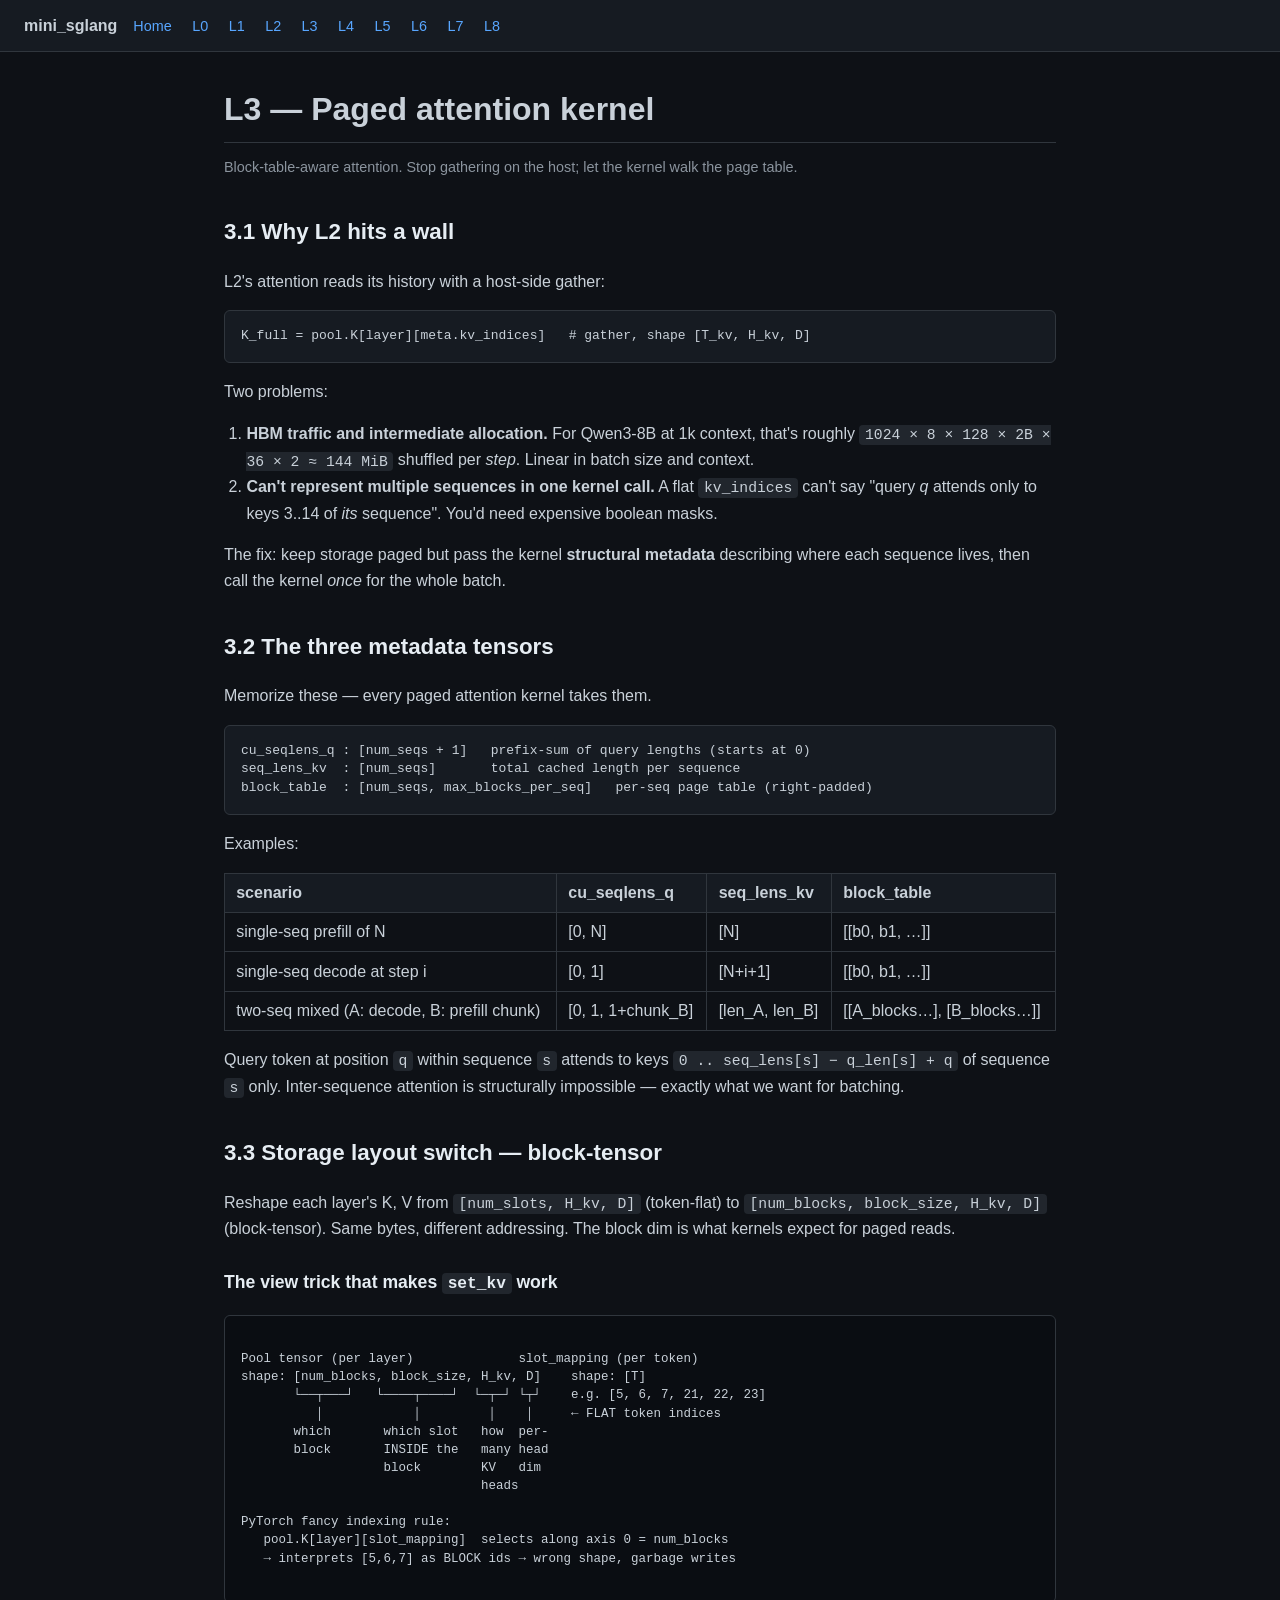
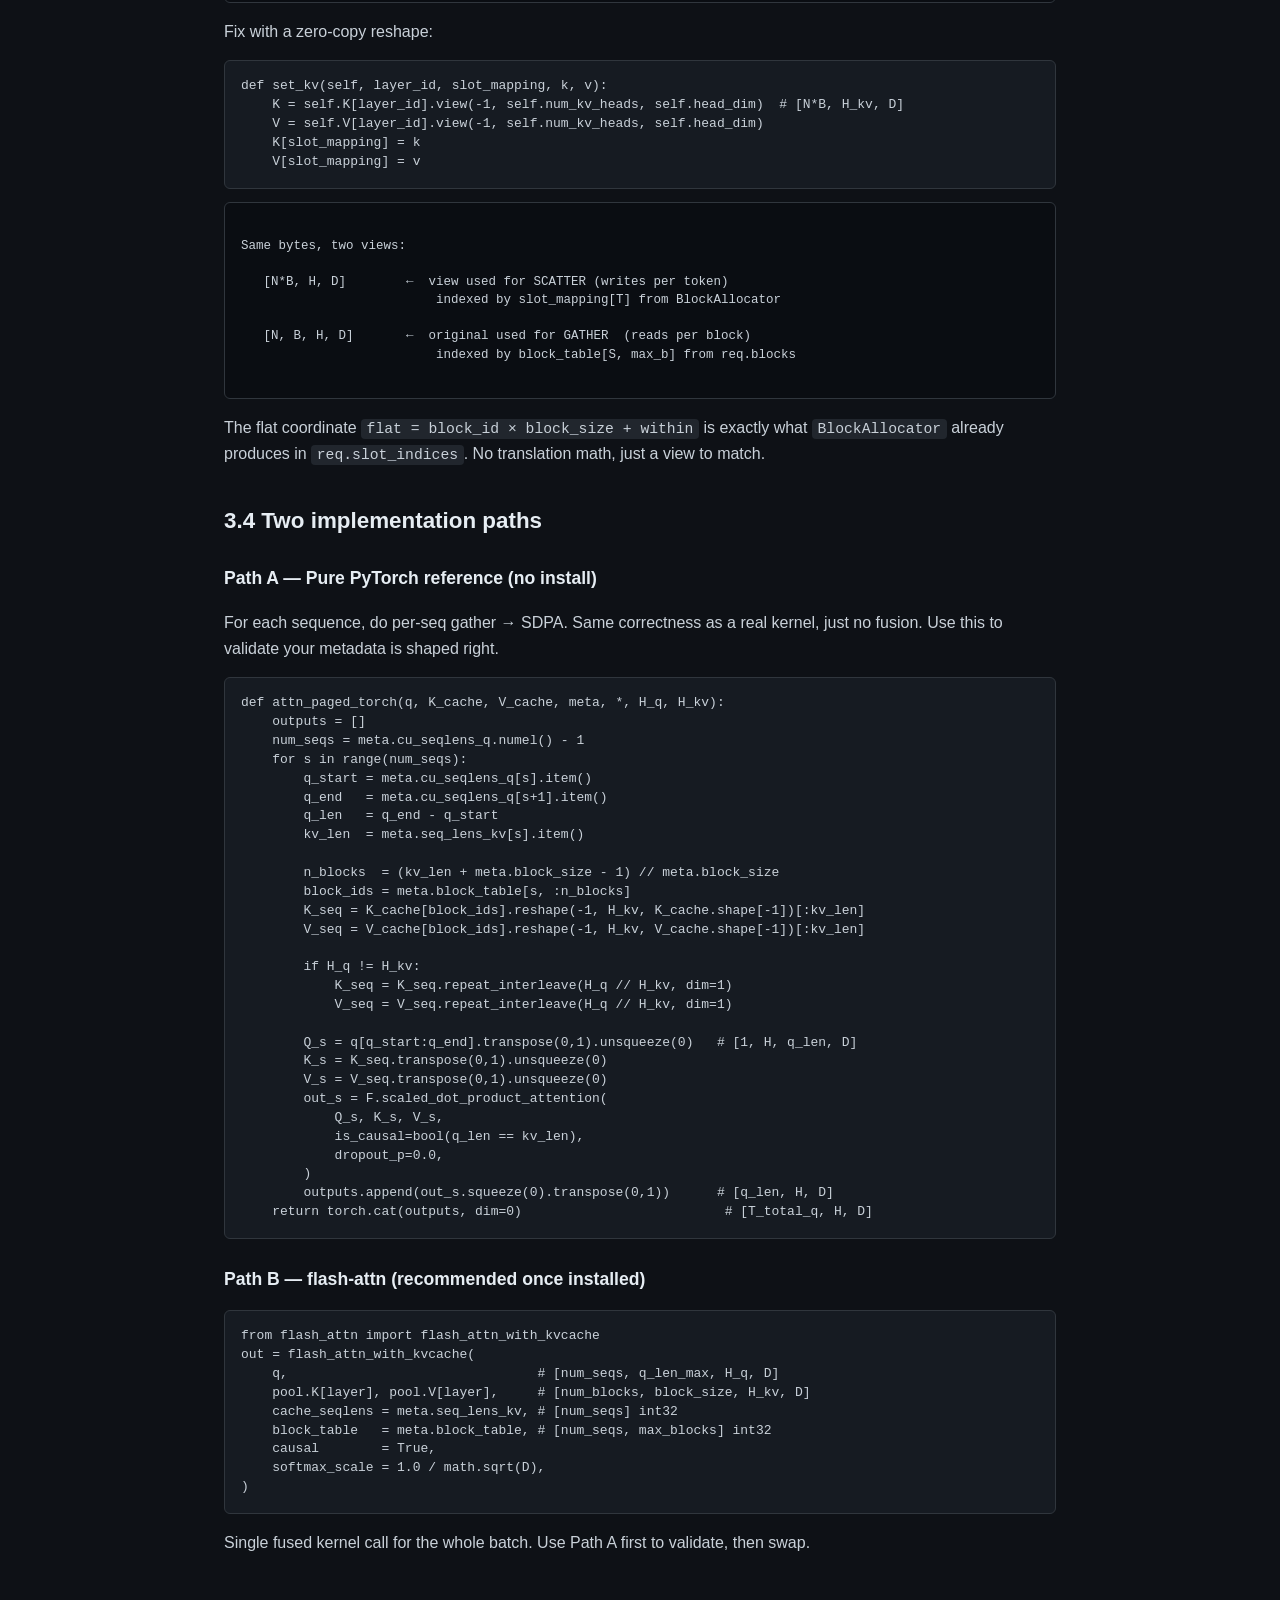
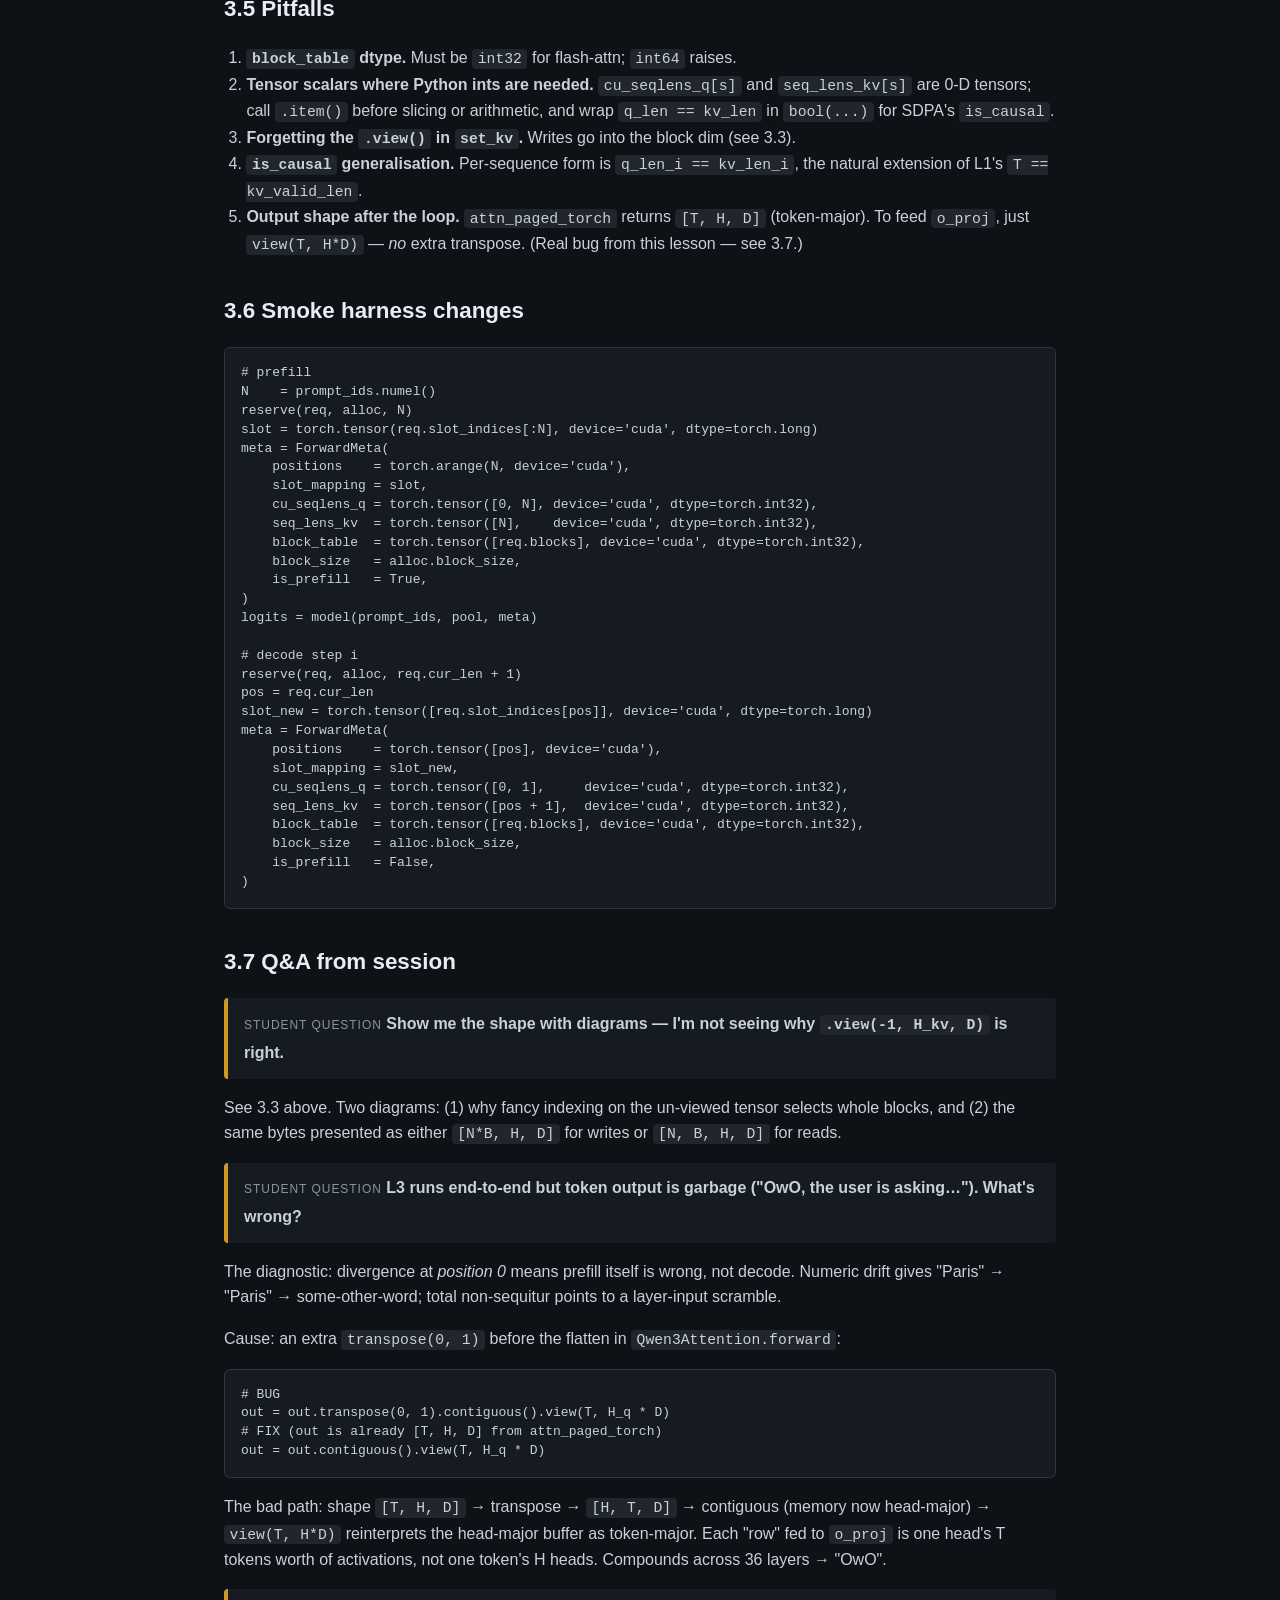
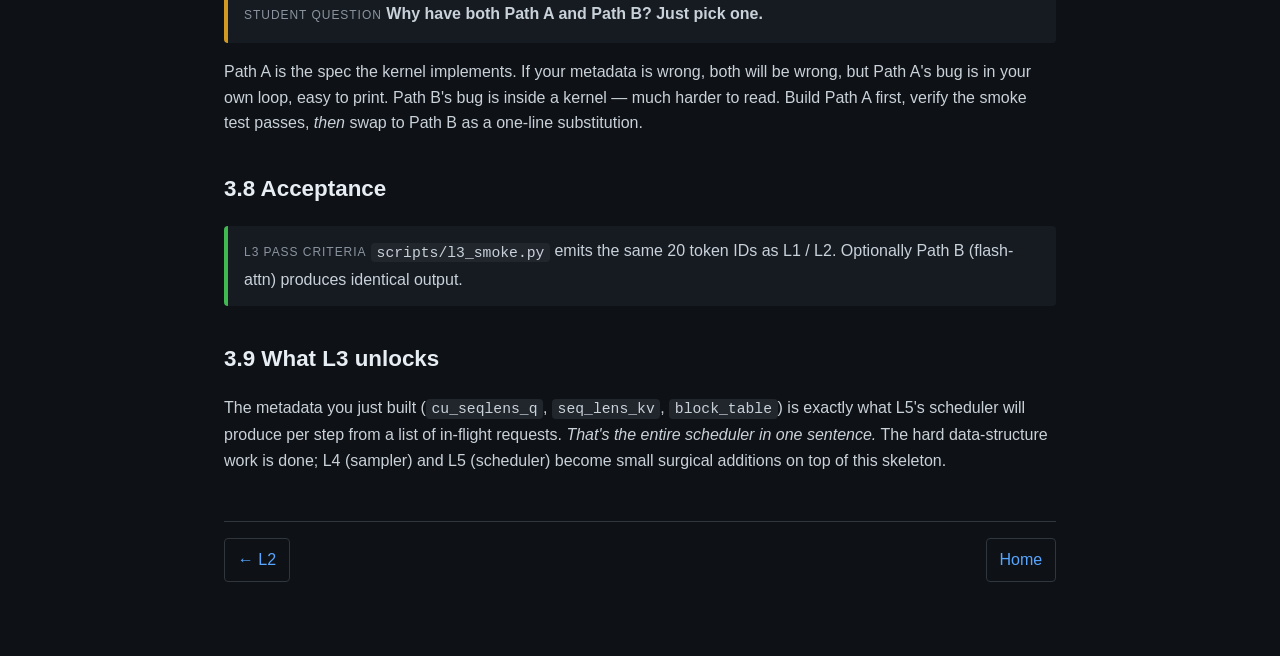
<file: docs/L3-paged-attention.html>
<!doctype html>
<html lang="en">
<head>
<meta charset="utf-8">
<meta name="viewport" content="width=device-width,initial-scale=1">
<title>L3 — Paged attention kernel · mini_sglang</title>
<link rel="stylesheet" href="style.css">
</head>
<body>
<header class="topbar">
  <span class="title">mini_sglang</span>
  <nav>
    <a href="index.html">Home</a>
    <a href="L0-architecture.html">L0</a>
    <a href="L1-model-weights.html">L1</a>
    <a href="L2-paged-kv.html">L2</a>
    <a href="L3-paged-attention.html">L3</a>
    <a href="L4-sampler.html">L4</a>
    <a href="L5-scheduler.html">L5</a>
    <a href="L6-tokenizer.html">L6</a>
    <a href="L7-server.html">L7</a>
    <a href="L8-radix-cache.html">L8</a>
  </nav>
</header>
<main>
  <h1>L3 — Paged attention kernel</h1>
  <p class="meta">Block-table-aware attention. Stop gathering on the host; let the kernel walk the page table.</p>

  <h2>3.1 Why L2 hits a wall</h2>
  <p>L2's attention reads its history with a host-side gather:</p>
  <pre><code>K_full = pool.K[layer][meta.kv_indices]   # gather, shape [T_kv, H_kv, D]</code></pre>
  <p>Two problems:</p>
  <ol>
    <li><b>HBM traffic and intermediate allocation.</b> For Qwen3-8B at 1k context, that's roughly <code>1024 × 8 × 128 × 2B × 36 × 2 ≈ 144 MiB</code> shuffled per <em>step</em>. Linear in batch size and context.</li>
    <li><b>Can't represent multiple sequences in one kernel call.</b> A flat <code>kv_indices</code> can't say "query <em>q</em> attends only to keys 3..14 of <em>its</em> sequence". You'd need expensive boolean masks.</li>
  </ol>
  <p>The fix: keep storage paged but pass the kernel <b>structural metadata</b> describing where each sequence lives, then call the kernel <em>once</em> for the whole batch.</p>

  <h2>3.2 The three metadata tensors</h2>
  <p>Memorize these — every paged attention kernel takes them.</p>
  <pre><code>cu_seqlens_q : [num_seqs + 1]   prefix-sum of query lengths (starts at 0)
seq_lens_kv  : [num_seqs]       total cached length per sequence
block_table  : [num_seqs, max_blocks_per_seq]   per-seq page table (right-padded)</code></pre>
  <p>Examples:</p>
  <table>
    <tr><th>scenario</th><th>cu_seqlens_q</th><th>seq_lens_kv</th><th>block_table</th></tr>
    <tr><td>single-seq prefill of N</td><td>[0, N]</td><td>[N]</td><td>[[b0, b1, …]]</td></tr>
    <tr><td>single-seq decode at step i</td><td>[0, 1]</td><td>[N+i+1]</td><td>[[b0, b1, …]]</td></tr>
    <tr><td>two-seq mixed (A: decode, B: prefill chunk)</td><td>[0, 1, 1+chunk_B]</td><td>[len_A, len_B]</td><td>[[A_blocks…], [B_blocks…]]</td></tr>
  </table>
  <p>Query token at position <code>q</code> within sequence <code>s</code> attends to keys <code>0 .. seq_lens[s] − q_len[s] + q</code> of sequence <code>s</code> only. Inter-sequence attention is structurally impossible — exactly what we want for batching.</p>

  <h2>3.3 Storage layout switch — block-tensor</h2>
  <p>Reshape each layer's K, V from <code>[num_slots, H_kv, D]</code> (token-flat) to <code>[num_blocks, block_size, H_kv, D]</code> (block-tensor). Same bytes, different addressing. The block dim is what kernels expect for paged reads.</p>

  <h3>The view trick that makes <code>set_kv</code> work</h3>
  <div class="diagram">
Pool tensor (per layer)              slot_mapping (per token)
shape: [num_blocks, block_size, H_kv, D]    shape: [T]
       └──┬───┘   └────┬────┘  └─┬─┘ └┬┘    e.g. [5, 6, 7, 21, 22, 23]
          │            │         │    │     ← FLAT token indices
       which       which slot   how  per-
       block       INSIDE the   many head
                   block        KV   dim
                                heads

PyTorch fancy indexing rule:
   pool.K[layer][slot_mapping]  selects along axis 0 = num_blocks
   → interprets [5,6,7] as BLOCK ids → wrong shape, garbage writes
  </div>

  <p>Fix with a zero-copy reshape:</p>
  <pre><code>def set_kv(self, layer_id, slot_mapping, k, v):
    K = self.K[layer_id].view(-1, self.num_kv_heads, self.head_dim)  # [N*B, H_kv, D]
    V = self.V[layer_id].view(-1, self.num_kv_heads, self.head_dim)
    K[slot_mapping] = k
    V[slot_mapping] = v</code></pre>

  <div class="diagram">
Same bytes, two views:

   [N*B, H, D]        ←  view used for SCATTER (writes per token)
                          indexed by slot_mapping[T] from BlockAllocator

   [N, B, H, D]       ←  original used for GATHER  (reads per block)
                          indexed by block_table[S, max_b] from req.blocks
  </div>
  <p>The flat coordinate <code>flat = block_id × block_size + within</code> is exactly what <code>BlockAllocator</code> already produces in <code>req.slot_indices</code>. No translation math, just a view to match.</p>

  <h2>3.4 Two implementation paths</h2>

  <h3>Path A — Pure PyTorch reference (no install)</h3>
  <p>For each sequence, do per-seq gather → SDPA. Same correctness as a real kernel, just no fusion. Use this to validate your metadata is shaped right.</p>
  <pre><code>def attn_paged_torch(q, K_cache, V_cache, meta, *, H_q, H_kv):
    outputs = []
    num_seqs = meta.cu_seqlens_q.numel() - 1
    for s in range(num_seqs):
        q_start = meta.cu_seqlens_q[s].item()
        q_end   = meta.cu_seqlens_q[s+1].item()
        q_len   = q_end - q_start
        kv_len  = meta.seq_lens_kv[s].item()

        n_blocks  = (kv_len + meta.block_size - 1) // meta.block_size
        block_ids = meta.block_table[s, :n_blocks]
        K_seq = K_cache[block_ids].reshape(-1, H_kv, K_cache.shape[-1])[:kv_len]
        V_seq = V_cache[block_ids].reshape(-1, H_kv, V_cache.shape[-1])[:kv_len]

        if H_q != H_kv:
            K_seq = K_seq.repeat_interleave(H_q // H_kv, dim=1)
            V_seq = V_seq.repeat_interleave(H_q // H_kv, dim=1)

        Q_s = q[q_start:q_end].transpose(0,1).unsqueeze(0)   # [1, H, q_len, D]
        K_s = K_seq.transpose(0,1).unsqueeze(0)
        V_s = V_seq.transpose(0,1).unsqueeze(0)
        out_s = F.scaled_dot_product_attention(
            Q_s, K_s, V_s,
            is_causal=bool(q_len == kv_len),
            dropout_p=0.0,
        )
        outputs.append(out_s.squeeze(0).transpose(0,1))      # [q_len, H, D]
    return torch.cat(outputs, dim=0)                          # [T_total_q, H, D]</code></pre>

  <h3>Path B — flash-attn (recommended once installed)</h3>
  <pre><code>from flash_attn import flash_attn_with_kvcache
out = flash_attn_with_kvcache(
    q,                                # [num_seqs, q_len_max, H_q, D]
    pool.K[layer], pool.V[layer],     # [num_blocks, block_size, H_kv, D]
    cache_seqlens = meta.seq_lens_kv, # [num_seqs] int32
    block_table   = meta.block_table, # [num_seqs, max_blocks] int32
    causal        = True,
    softmax_scale = 1.0 / math.sqrt(D),
)</code></pre>
  <p>Single fused kernel call for the whole batch. Use Path A first to validate, then swap.</p>

  <h2>3.5 Pitfalls</h2>
  <ol>
    <li><b><code>block_table</code> dtype.</b> Must be <code>int32</code> for flash-attn; <code>int64</code> raises.</li>
    <li><b>Tensor scalars where Python ints are needed.</b> <code>cu_seqlens_q[s]</code> and <code>seq_lens_kv[s]</code> are 0-D tensors; call <code>.item()</code> before slicing or arithmetic, and wrap <code>q_len == kv_len</code> in <code>bool(...)</code> for SDPA's <code>is_causal</code>.</li>
    <li><b>Forgetting the <code>.view()</code> in <code>set_kv</code>.</b> Writes go into the block dim (see 3.3).</li>
    <li><b><code>is_causal</code> generalisation.</b> Per-sequence form is <code>q_len_i == kv_len_i</code>, the natural extension of L1's <code>T == kv_valid_len</code>.</li>
    <li><b>Output shape after the loop.</b> <code>attn_paged_torch</code> returns <code>[T, H, D]</code> (token-major). To feed <code>o_proj</code>, just <code>view(T, H*D)</code> — <em>no</em> extra transpose. (Real bug from this lesson — see 3.7.)</li>
  </ol>

  <h2>3.6 Smoke harness changes</h2>
  <pre><code># prefill
N    = prompt_ids.numel()
reserve(req, alloc, N)
slot = torch.tensor(req.slot_indices[:N], device='cuda', dtype=torch.long)
meta = ForwardMeta(
    positions    = torch.arange(N, device='cuda'),
    slot_mapping = slot,
    cu_seqlens_q = torch.tensor([0, N], device='cuda', dtype=torch.int32),
    seq_lens_kv  = torch.tensor([N],    device='cuda', dtype=torch.int32),
    block_table  = torch.tensor([req.blocks], device='cuda', dtype=torch.int32),
    block_size   = alloc.block_size,
    is_prefill   = True,
)
logits = model(prompt_ids, pool, meta)

# decode step i
reserve(req, alloc, req.cur_len + 1)
pos = req.cur_len
slot_new = torch.tensor([req.slot_indices[pos]], device='cuda', dtype=torch.long)
meta = ForwardMeta(
    positions    = torch.tensor([pos], device='cuda'),
    slot_mapping = slot_new,
    cu_seqlens_q = torch.tensor([0, 1],     device='cuda', dtype=torch.int32),
    seq_lens_kv  = torch.tensor([pos + 1],  device='cuda', dtype=torch.int32),
    block_table  = torch.tensor([req.blocks], device='cuda', dtype=torch.int32),
    block_size   = alloc.block_size,
    is_prefill   = False,
)</code></pre>

  <h2>3.7 Q&amp;A from session</h2>

  <blockquote class="q">
    <span class="label">student question</span>
    <b>Show me the shape with diagrams — I'm not seeing why <code>.view(-1, H_kv, D)</code> is right.</b>
  </blockquote>
  <p>See 3.3 above. Two diagrams: (1) why fancy indexing on the un-viewed tensor selects whole blocks, and (2) the same bytes presented as either <code>[N*B, H, D]</code> for writes or <code>[N, B, H, D]</code> for reads.</p>

  <blockquote class="q">
    <span class="label">student question</span>
    <b>L3 runs end-to-end but token output is garbage ("OwO, the user is asking…"). What's wrong?</b>
  </blockquote>
  <p>The diagnostic: divergence at <em>position 0</em> means prefill itself is wrong, not decode. Numeric drift gives "Paris" → "Paris" → some-other-word; total non-sequitur points to a layer-input scramble.</p>
  <p>Cause: an extra <code>transpose(0, 1)</code> before the flatten in <code>Qwen3Attention.forward</code>:</p>
  <pre><code># BUG
out = out.transpose(0, 1).contiguous().view(T, H_q * D)
# FIX (out is already [T, H, D] from attn_paged_torch)
out = out.contiguous().view(T, H_q * D)</code></pre>
  <p>The bad path: shape <code>[T, H, D]</code> → transpose → <code>[H, T, D]</code> → contiguous (memory now head-major) → <code>view(T, H*D)</code> reinterprets the head-major buffer as token-major. Each "row" fed to <code>o_proj</code> is one head's T tokens worth of activations, not one token's H heads. Compounds across 36 layers → "OwO".</p>

  <blockquote class="q">
    <span class="label">student question</span>
    <b>Why have both Path A and Path B? Just pick one.</b>
  </blockquote>
  <p>Path A is the spec the kernel implements. If your metadata is wrong, both will be wrong, but Path A's bug is in your own loop, easy to print. Path B's bug is inside a kernel — much harder to read. Build Path A first, verify the smoke test passes, <em>then</em> swap to Path B as a one-line substitution.</p>

  <h2>3.8 Acceptance</h2>
  <blockquote class="ok">
    <span class="label">L3 pass criteria</span>
    <code>scripts/l3_smoke.py</code> emits the same 20 token IDs as L1 / L2. Optionally Path B (flash-attn) produces identical output.
  </blockquote>

  <h2>3.9 What L3 unlocks</h2>
  <p>The metadata you just built (<code>cu_seqlens_q</code>, <code>seq_lens_kv</code>, <code>block_table</code>) is exactly what L5's scheduler will produce per step from a list of in-flight requests. <em>That's the entire scheduler in one sentence.</em> The hard data-structure work is done; L4 (sampler) and L5 (scheduler) become small surgical additions on top of this skeleton.</p>

  <div class="lesson-nav">
    <a href="L2-paged-kv.html">← L2</a>
    <a href="index.html">Home</a>
  </div>
</main>
</body>
</html>
</file>
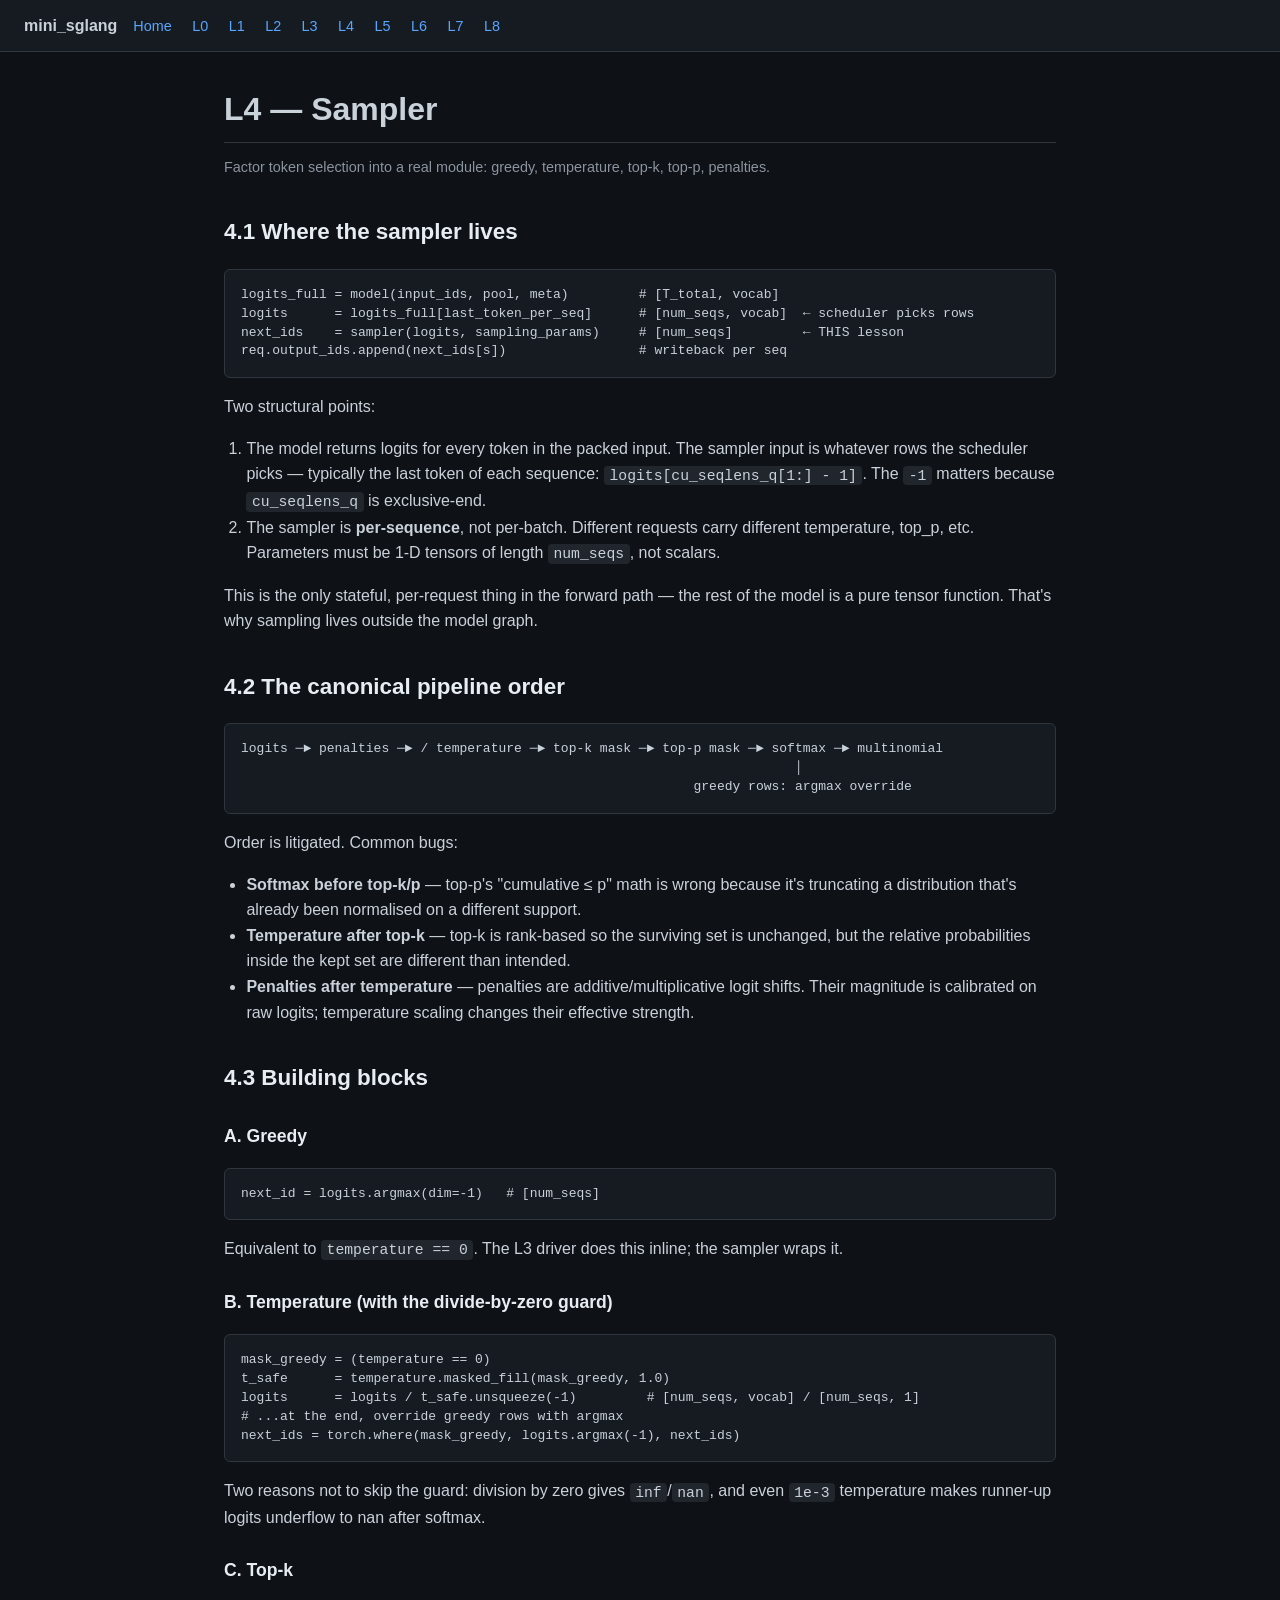
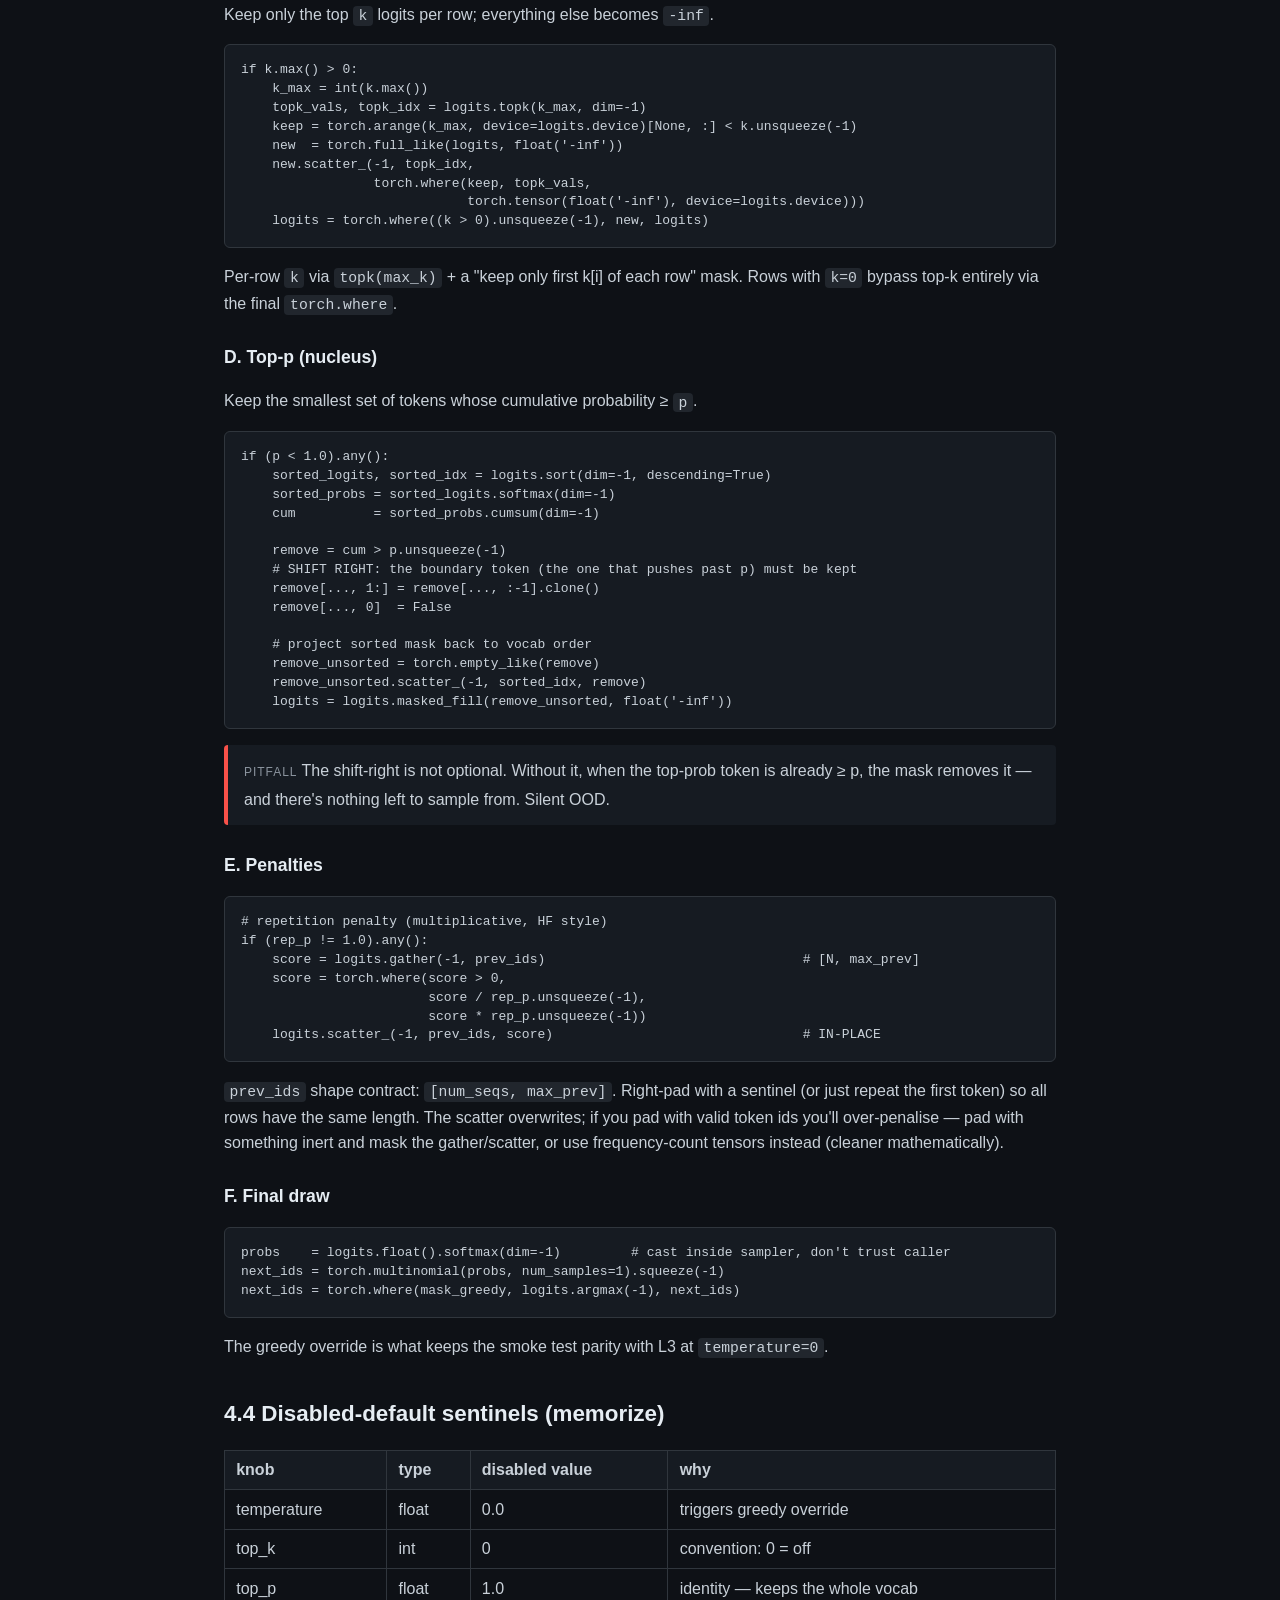
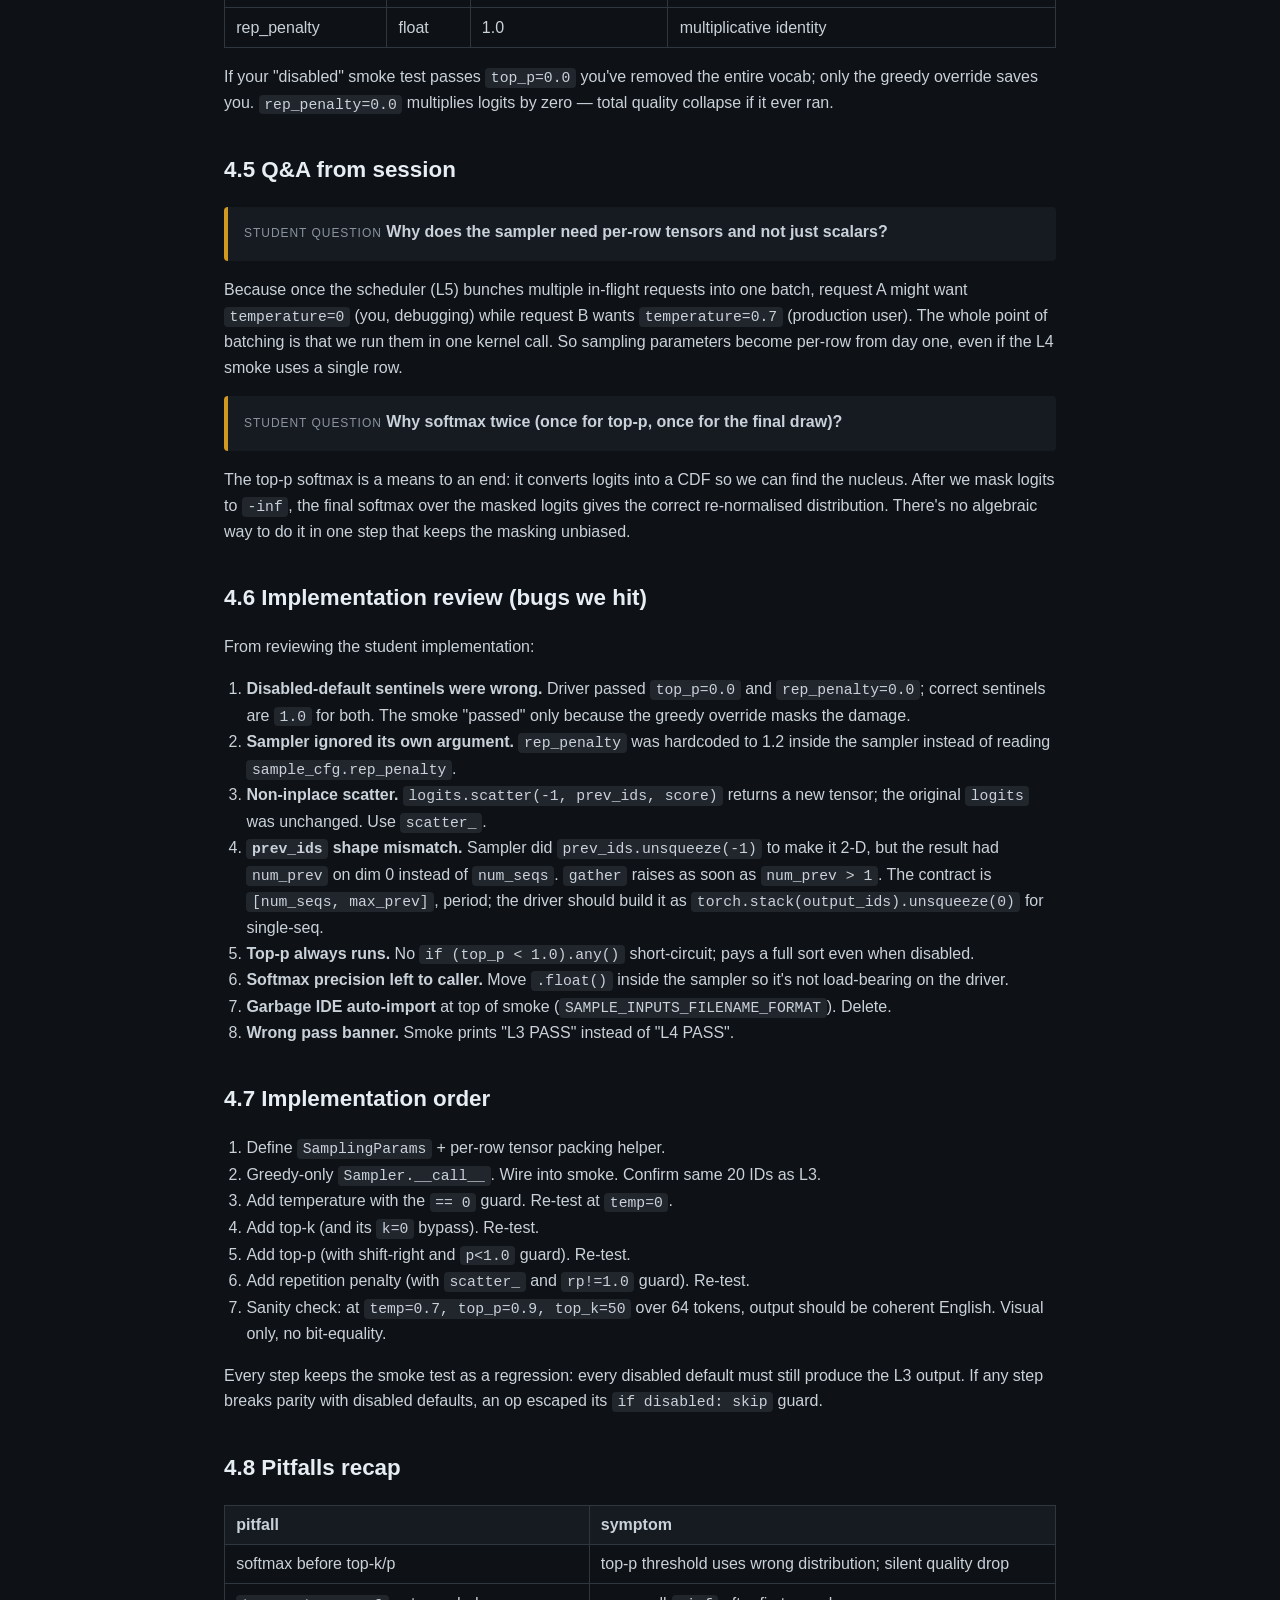
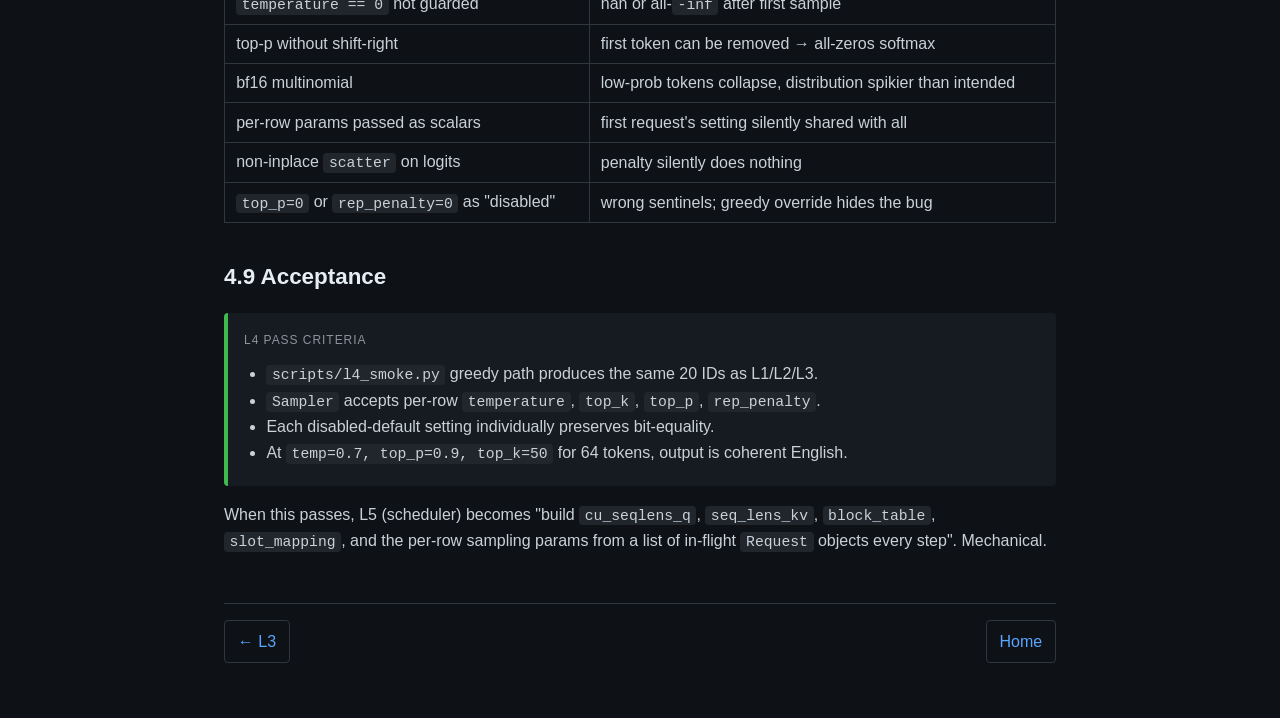
<file: docs/L4-sampler.html>
<!doctype html>
<html lang="en">
<head>
<meta charset="utf-8">
<meta name="viewport" content="width=device-width,initial-scale=1">
<title>L4 — Sampler · mini_sglang</title>
<link rel="stylesheet" href="style.css">
</head>
<body>
<header class="topbar">
  <span class="title">mini_sglang</span>
  <nav>
    <a href="index.html">Home</a>
    <a href="L0-architecture.html">L0</a>
    <a href="L1-model-weights.html">L1</a>
    <a href="L2-paged-kv.html">L2</a>
    <a href="L3-paged-attention.html">L3</a>
    <a href="L4-sampler.html">L4</a>
    <a href="L5-scheduler.html">L5</a>
    <a href="L6-tokenizer.html">L6</a>
    <a href="L7-server.html">L7</a>
    <a href="L8-radix-cache.html">L8</a>
  </nav>
</header>
<main>
  <h1>L4 — Sampler</h1>
  <p class="meta">Factor token selection into a real module: greedy, temperature, top-k, top-p, penalties.</p>

  <h2>4.1 Where the sampler lives</h2>
  <pre><code>logits_full = model(input_ids, pool, meta)         # [T_total, vocab]
logits      = logits_full[last_token_per_seq]      # [num_seqs, vocab]  ← scheduler picks rows
next_ids    = sampler(logits, sampling_params)     # [num_seqs]         ← THIS lesson
req.output_ids.append(next_ids[s])                 # writeback per seq</code></pre>

  <p>Two structural points:</p>
  <ol>
    <li>The model returns logits for every token in the packed input. The sampler input is whatever rows the scheduler picks — typically the last token of each sequence: <code>logits[cu_seqlens_q[1:] - 1]</code>. The <code>-1</code> matters because <code>cu_seqlens_q</code> is exclusive-end.</li>
    <li>The sampler is <b>per-sequence</b>, not per-batch. Different requests carry different temperature, top_p, etc. Parameters must be 1-D tensors of length <code>num_seqs</code>, not scalars.</li>
  </ol>

  <p>This is the only stateful, per-request thing in the forward path — the rest of the model is a pure tensor function. That's why sampling lives outside the model graph.</p>

  <h2>4.2 The canonical pipeline order</h2>
  <pre><code>logits ─► penalties ─► / temperature ─► top-k mask ─► top-p mask ─► softmax ─► multinomial
                                                                       │
                                                          greedy rows: argmax override
</code></pre>

  <p>Order is litigated. Common bugs:</p>
  <ul>
    <li><b>Softmax before top-k/p</b> — top-p's "cumulative ≤ p" math is wrong because it's truncating a distribution that's already been normalised on a different support.</li>
    <li><b>Temperature after top-k</b> — top-k is rank-based so the surviving set is unchanged, but the relative probabilities inside the kept set are different than intended.</li>
    <li><b>Penalties after temperature</b> — penalties are additive/multiplicative logit shifts. Their magnitude is calibrated on raw logits; temperature scaling changes their effective strength.</li>
  </ul>

  <h2>4.3 Building blocks</h2>

  <h3>A. Greedy</h3>
  <pre><code>next_id = logits.argmax(dim=-1)   # [num_seqs]</code></pre>
  <p>Equivalent to <code>temperature == 0</code>. The L3 driver does this inline; the sampler wraps it.</p>

  <h3>B. Temperature (with the divide-by-zero guard)</h3>
  <pre><code>mask_greedy = (temperature == 0)
t_safe      = temperature.masked_fill(mask_greedy, 1.0)
logits      = logits / t_safe.unsqueeze(-1)         # [num_seqs, vocab] / [num_seqs, 1]
# ...at the end, override greedy rows with argmax
next_ids = torch.where(mask_greedy, logits.argmax(-1), next_ids)</code></pre>
  <p>Two reasons not to skip the guard: division by zero gives <code>inf</code>/<code>nan</code>, and even <code>1e-3</code> temperature makes runner-up logits underflow to nan after softmax.</p>

  <h3>C. Top-k</h3>
  <p>Keep only the top <code>k</code> logits per row; everything else becomes <code>-inf</code>.</p>
  <pre><code>if k.max() &gt; 0:
    k_max = int(k.max())
    topk_vals, topk_idx = logits.topk(k_max, dim=-1)
    keep = torch.arange(k_max, device=logits.device)[None, :] &lt; k.unsqueeze(-1)
    new  = torch.full_like(logits, float('-inf'))
    new.scatter_(-1, topk_idx,
                 torch.where(keep, topk_vals,
                             torch.tensor(float('-inf'), device=logits.device)))
    logits = torch.where((k &gt; 0).unsqueeze(-1), new, logits)</code></pre>
  <p>Per-row <code>k</code> via <code>topk(max_k)</code> + a "keep only first k[i] of each row" mask. Rows with <code>k=0</code> bypass top-k entirely via the final <code>torch.where</code>.</p>

  <h3>D. Top-p (nucleus)</h3>
  <p>Keep the smallest set of tokens whose cumulative probability ≥ <code>p</code>.</p>
  <pre><code>if (p &lt; 1.0).any():
    sorted_logits, sorted_idx = logits.sort(dim=-1, descending=True)
    sorted_probs = sorted_logits.softmax(dim=-1)
    cum          = sorted_probs.cumsum(dim=-1)

    remove = cum &gt; p.unsqueeze(-1)
    # SHIFT RIGHT: the boundary token (the one that pushes past p) must be kept
    remove[..., 1:] = remove[..., :-1].clone()
    remove[..., 0]  = False

    # project sorted mask back to vocab order
    remove_unsorted = torch.empty_like(remove)
    remove_unsorted.scatter_(-1, sorted_idx, remove)
    logits = logits.masked_fill(remove_unsorted, float('-inf'))</code></pre>
  <blockquote class="warn">
    <span class="label">pitfall</span>
    The shift-right is not optional. Without it, when the top-prob token is already ≥ p, the mask removes it — and there's nothing left to sample from. Silent OOD.
  </blockquote>

  <h3>E. Penalties</h3>
  <pre><code># repetition penalty (multiplicative, HF style)
if (rep_p != 1.0).any():
    score = logits.gather(-1, prev_ids)                                 # [N, max_prev]
    score = torch.where(score &gt; 0,
                        score / rep_p.unsqueeze(-1),
                        score * rep_p.unsqueeze(-1))
    logits.scatter_(-1, prev_ids, score)                                # IN-PLACE</code></pre>
  <p><code>prev_ids</code> shape contract: <code>[num_seqs, max_prev]</code>. Right-pad with a sentinel (or just repeat the first token) so all rows have the same length. The scatter overwrites; if you pad with valid token ids you'll over-penalise — pad with something inert and mask the gather/scatter, or use frequency-count tensors instead (cleaner mathematically).</p>

  <h3>F. Final draw</h3>
  <pre><code>probs    = logits.float().softmax(dim=-1)         # cast inside sampler, don't trust caller
next_ids = torch.multinomial(probs, num_samples=1).squeeze(-1)
next_ids = torch.where(mask_greedy, logits.argmax(-1), next_ids)</code></pre>
  <p>The greedy override is what keeps the smoke test parity with L3 at <code>temperature=0</code>.</p>

  <h2>4.4 Disabled-default sentinels (memorize)</h2>
  <table>
    <tr><th>knob</th><th>type</th><th>disabled value</th><th>why</th></tr>
    <tr><td>temperature</td><td>float</td><td>0.0</td><td>triggers greedy override</td></tr>
    <tr><td>top_k</td><td>int</td><td>0</td><td>convention: 0 = off</td></tr>
    <tr><td>top_p</td><td>float</td><td>1.0</td><td>identity — keeps the whole vocab</td></tr>
    <tr><td>rep_penalty</td><td>float</td><td>1.0</td><td>multiplicative identity</td></tr>
  </table>
  <p>If your "disabled" smoke test passes <code>top_p=0.0</code> you've removed the entire vocab; only the greedy override saves you. <code>rep_penalty=0.0</code> multiplies logits by zero — total quality collapse if it ever ran.</p>

  <h2>4.5 Q&amp;A from session</h2>

  <blockquote class="q">
    <span class="label">student question</span>
    <b>Why does the sampler need per-row tensors and not just scalars?</b>
  </blockquote>
  <p>Because once the scheduler (L5) bunches multiple in-flight requests into one batch, request A might want <code>temperature=0</code> (you, debugging) while request B wants <code>temperature=0.7</code> (production user). The whole point of batching is that we run them in one kernel call. So sampling parameters become per-row from day one, even if the L4 smoke uses a single row.</p>

  <blockquote class="q">
    <span class="label">student question</span>
    <b>Why softmax twice (once for top-p, once for the final draw)?</b>
  </blockquote>
  <p>The top-p softmax is a means to an end: it converts logits into a CDF so we can find the nucleus. After we mask logits to <code>-inf</code>, the final softmax over the masked logits gives the correct re-normalised distribution. There's no algebraic way to do it in one step that keeps the masking unbiased.</p>

  <h2>4.6 Implementation review (bugs we hit)</h2>
  <p>From reviewing the student implementation:</p>
  <ol>
    <li><b>Disabled-default sentinels were wrong.</b> Driver passed <code>top_p=0.0</code> and <code>rep_penalty=0.0</code>; correct sentinels are <code>1.0</code> for both. The smoke "passed" only because the greedy override masks the damage.</li>
    <li><b>Sampler ignored its own argument.</b> <code>rep_penalty</code> was hardcoded to 1.2 inside the sampler instead of reading <code>sample_cfg.rep_penalty</code>.</li>
    <li><b>Non-inplace scatter.</b> <code>logits.scatter(-1, prev_ids, score)</code> returns a new tensor; the original <code>logits</code> was unchanged. Use <code>scatter_</code>.</li>
    <li><b><code>prev_ids</code> shape mismatch.</b> Sampler did <code>prev_ids.unsqueeze(-1)</code> to make it 2-D, but the result had <code>num_prev</code> on dim 0 instead of <code>num_seqs</code>. <code>gather</code> raises as soon as <code>num_prev &gt; 1</code>. The contract is <code>[num_seqs, max_prev]</code>, period; the driver should build it as <code>torch.stack(output_ids).unsqueeze(0)</code> for single-seq.</li>
    <li><b>Top-p always runs.</b> No <code>if (top_p &lt; 1.0).any()</code> short-circuit; pays a full sort even when disabled.</li>
    <li><b>Softmax precision left to caller.</b> Move <code>.float()</code> inside the sampler so it's not load-bearing on the driver.</li>
    <li><b>Garbage IDE auto-import</b> at top of smoke (<code>SAMPLE_INPUTS_FILENAME_FORMAT</code>). Delete.</li>
    <li><b>Wrong pass banner.</b> Smoke prints "L3 PASS" instead of "L4 PASS".</li>
  </ol>

  <h2>4.7 Implementation order</h2>
  <ol>
    <li>Define <code>SamplingParams</code> + per-row tensor packing helper.</li>
    <li>Greedy-only <code>Sampler.__call__</code>. Wire into smoke. Confirm same 20 IDs as L3.</li>
    <li>Add temperature with the <code>== 0</code> guard. Re-test at <code>temp=0</code>.</li>
    <li>Add top-k (and its <code>k=0</code> bypass). Re-test.</li>
    <li>Add top-p (with shift-right and <code>p&lt;1.0</code> guard). Re-test.</li>
    <li>Add repetition penalty (with <code>scatter_</code> and <code>rp!=1.0</code> guard). Re-test.</li>
    <li>Sanity check: at <code>temp=0.7, top_p=0.9, top_k=50</code> over 64 tokens, output should be coherent English. Visual only, no bit-equality.</li>
  </ol>

  <p>Every step keeps the smoke test as a regression: every disabled default must still produce the L3 output. If any step breaks parity with disabled defaults, an op escaped its <code>if disabled: skip</code> guard.</p>

  <h2>4.8 Pitfalls recap</h2>
  <table>
    <tr><th>pitfall</th><th>symptom</th></tr>
    <tr><td>softmax before top-k/p</td><td>top-p threshold uses wrong distribution; silent quality drop</td></tr>
    <tr><td><code>temperature == 0</code> not guarded</td><td>nan or all-<code>-inf</code> after first sample</td></tr>
    <tr><td>top-p without shift-right</td><td>first token can be removed → all-zeros softmax</td></tr>
    <tr><td>bf16 multinomial</td><td>low-prob tokens collapse, distribution spikier than intended</td></tr>
    <tr><td>per-row params passed as scalars</td><td>first request's setting silently shared with all</td></tr>
    <tr><td>non-inplace <code>scatter</code> on logits</td><td>penalty silently does nothing</td></tr>
    <tr><td><code>top_p=0</code> or <code>rep_penalty=0</code> as "disabled"</td><td>wrong sentinels; greedy override hides the bug</td></tr>
  </table>

  <h2>4.9 Acceptance</h2>
  <blockquote class="ok">
    <span class="label">L4 pass criteria</span>
    <ul style="margin:.4rem 0">
      <li><code>scripts/l4_smoke.py</code> greedy path produces the same 20 IDs as L1/L2/L3.</li>
      <li><code>Sampler</code> accepts per-row <code>temperature</code>, <code>top_k</code>, <code>top_p</code>, <code>rep_penalty</code>.</li>
      <li>Each disabled-default setting individually preserves bit-equality.</li>
      <li>At <code>temp=0.7, top_p=0.9, top_k=50</code> for 64 tokens, output is coherent English.</li>
    </ul>
  </blockquote>

  <p>When this passes, L5 (scheduler) becomes "build <code>cu_seqlens_q</code>, <code>seq_lens_kv</code>, <code>block_table</code>, <code>slot_mapping</code>, and the per-row sampling params from a list of in-flight <code>Request</code> objects every step". Mechanical.</p>

  <div class="lesson-nav">
    <a href="L3-paged-attention.html">← L3</a>
    <a href="index.html">Home</a>
  </div>
</main>
</body>
</html>
</file>
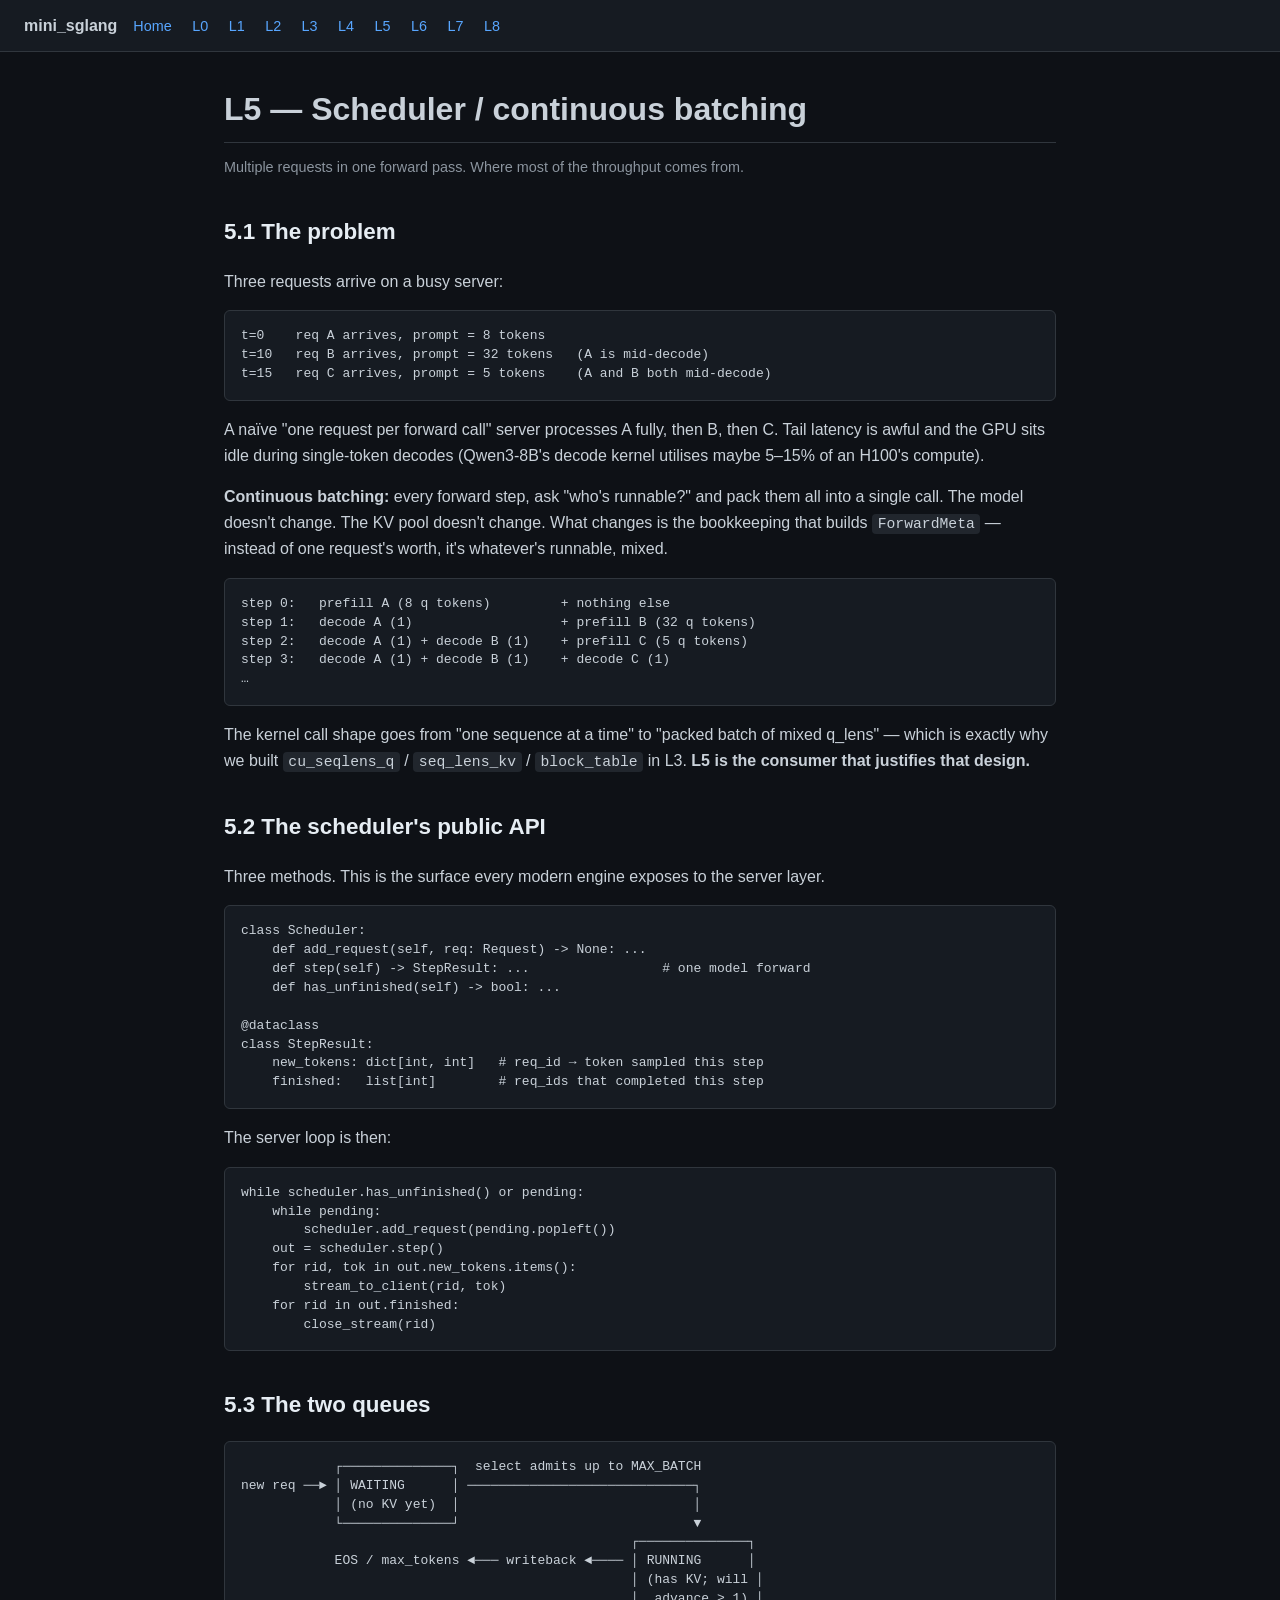
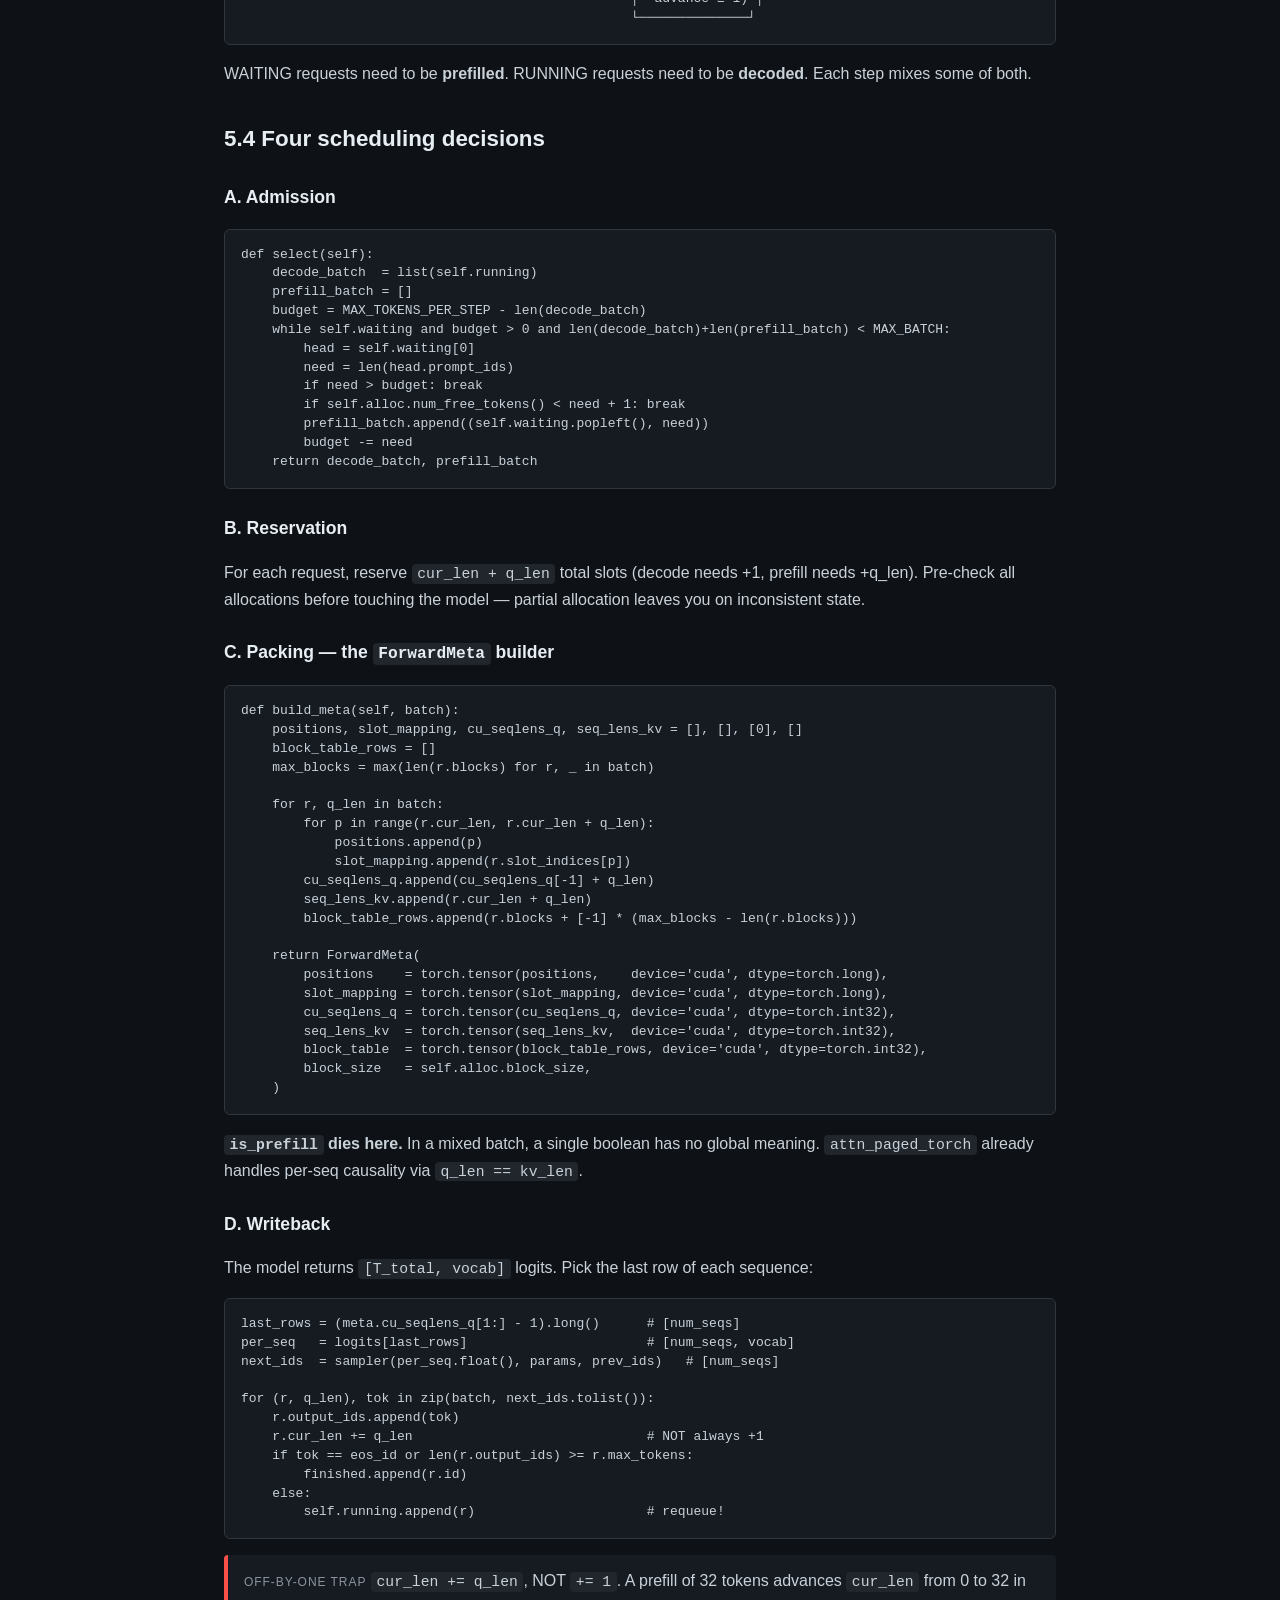
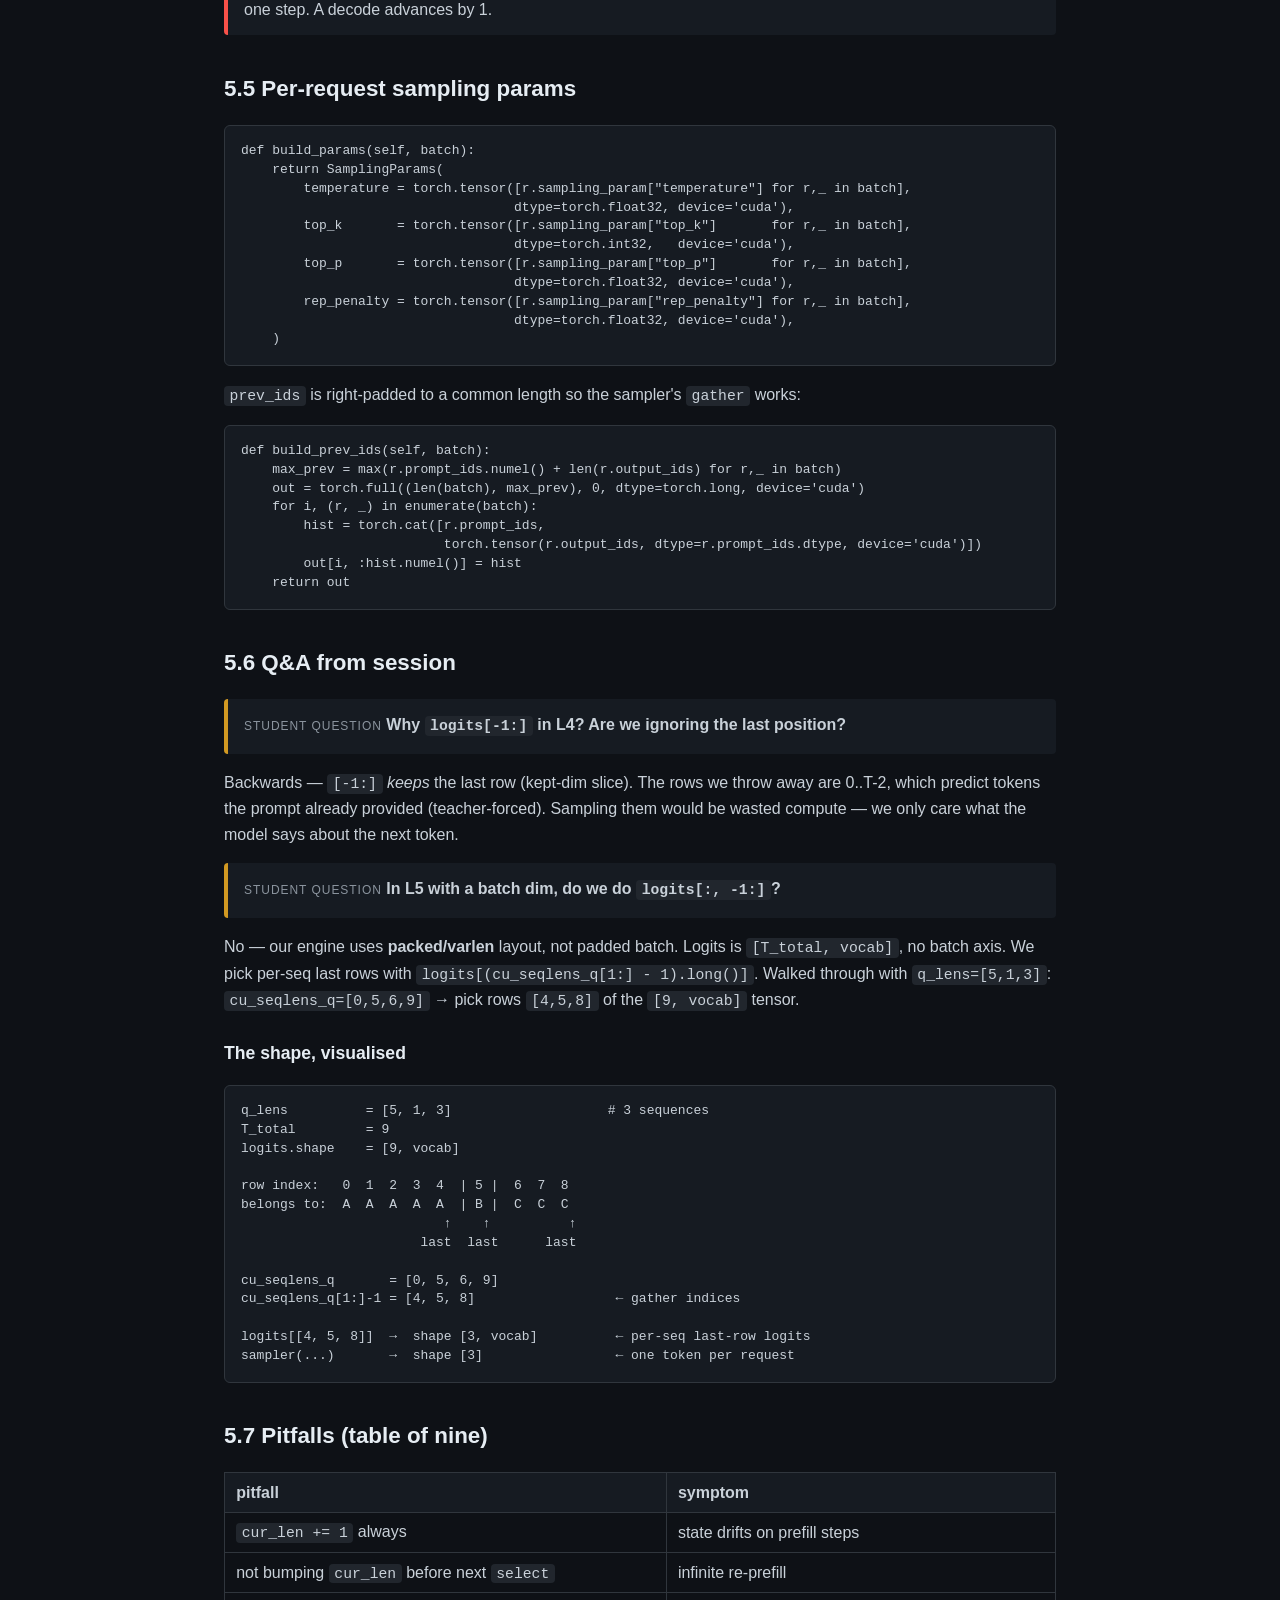
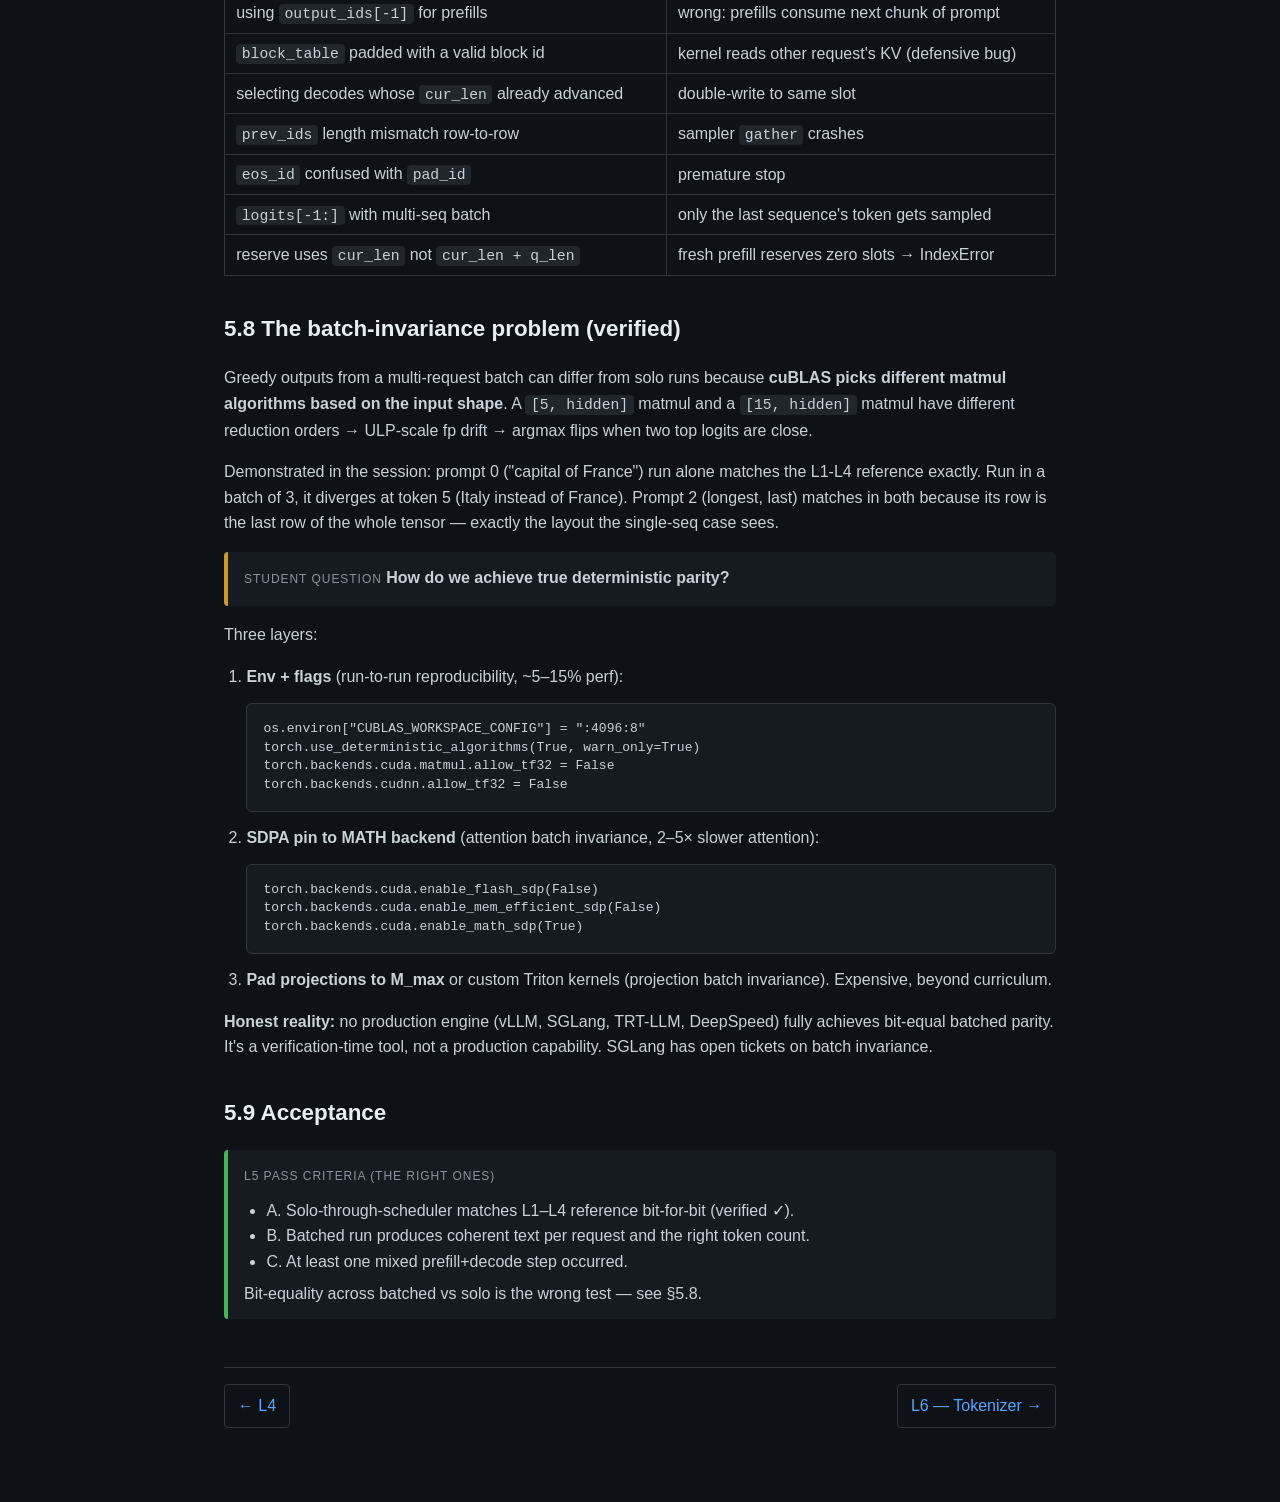
<file: docs/L5-scheduler.html>
<!doctype html>
<html lang="en">
<head>
<meta charset="utf-8">
<meta name="viewport" content="width=device-width,initial-scale=1">
<title>L5 — Scheduler / continuous batching · mini_sglang</title>
<link rel="stylesheet" href="style.css">
</head>
<body>
<header class="topbar">
  <span class="title">mini_sglang</span>
  <nav>
    <a href="index.html">Home</a>
    <a href="L0-architecture.html">L0</a>
    <a href="L1-model-weights.html">L1</a>
    <a href="L2-paged-kv.html">L2</a>
    <a href="L3-paged-attention.html">L3</a>
    <a href="L4-sampler.html">L4</a>
    <a href="L5-scheduler.html">L5</a>
    <a href="L6-tokenizer.html">L6</a>
    <a href="L7-server.html">L7</a>
    <a href="L8-radix-cache.html">L8</a>
  </nav>
</header>
<main>
  <h1>L5 — Scheduler / continuous batching</h1>
  <p class="meta">Multiple requests in one forward pass. Where most of the throughput comes from.</p>

  <h2>5.1 The problem</h2>
  <p>Three requests arrive on a busy server:</p>
  <pre><code>t=0    req A arrives, prompt = 8 tokens
t=10   req B arrives, prompt = 32 tokens   (A is mid-decode)
t=15   req C arrives, prompt = 5 tokens    (A and B both mid-decode)</code></pre>
  <p>A naïve "one request per forward call" server processes A fully, then B, then C. Tail latency is awful and the GPU sits idle during single-token decodes (Qwen3-8B's decode kernel utilises maybe 5–15% of an H100's compute).</p>
  <p><b>Continuous batching:</b> every forward step, ask "who's runnable?" and pack them all into a single call. The model doesn't change. The KV pool doesn't change. What changes is the bookkeeping that builds <code>ForwardMeta</code> — instead of one request's worth, it's whatever's runnable, mixed.</p>
  <pre><code>step 0:   prefill A (8 q tokens)         + nothing else
step 1:   decode A (1)                   + prefill B (32 q tokens)
step 2:   decode A (1) + decode B (1)    + prefill C (5 q tokens)
step 3:   decode A (1) + decode B (1)    + decode C (1)
…</code></pre>
  <p>The kernel call shape goes from "one sequence at a time" to "packed batch of mixed q_lens" — which is exactly why we built <code>cu_seqlens_q</code> / <code>seq_lens_kv</code> / <code>block_table</code> in L3. <b>L5 is the consumer that justifies that design.</b></p>

  <h2>5.2 The scheduler's public API</h2>
  <p>Three methods. This is the surface every modern engine exposes to the server layer.</p>
  <pre><code>class Scheduler:
    def add_request(self, req: Request) -> None: ...
    def step(self) -> StepResult: ...                 # one model forward
    def has_unfinished(self) -> bool: ...

@dataclass
class StepResult:
    new_tokens: dict[int, int]   # req_id → token sampled this step
    finished:   list[int]        # req_ids that completed this step</code></pre>
  <p>The server loop is then:</p>
  <pre><code>while scheduler.has_unfinished() or pending:
    while pending:
        scheduler.add_request(pending.popleft())
    out = scheduler.step()
    for rid, tok in out.new_tokens.items():
        stream_to_client(rid, tok)
    for rid in out.finished:
        close_stream(rid)</code></pre>

  <h2>5.3 The two queues</h2>
  <pre><code>            ┌──────────────┐  select admits up to MAX_BATCH
new req ──► │ WAITING      │ ─────────────────────────────┐
            │ (no KV yet)  │                              │
            └──────────────┘                              ▼
                                                  ┌──────────────┐
            EOS / max_tokens ◄─── writeback ◄──── │ RUNNING      │
                                                  │ (has KV; will │
                                                  │  advance ≥ 1) │
                                                  └──────────────┘</code></pre>
  <p>WAITING requests need to be <b>prefilled</b>. RUNNING requests need to be <b>decoded</b>. Each step mixes some of both.</p>

  <h2>5.4 Four scheduling decisions</h2>

  <h3>A. Admission</h3>
  <pre><code>def select(self):
    decode_batch  = list(self.running)
    prefill_batch = []
    budget = MAX_TOKENS_PER_STEP - len(decode_batch)
    while self.waiting and budget &gt; 0 and len(decode_batch)+len(prefill_batch) &lt; MAX_BATCH:
        head = self.waiting[0]
        need = len(head.prompt_ids)
        if need &gt; budget: break
        if self.alloc.num_free_tokens() &lt; need + 1: break
        prefill_batch.append((self.waiting.popleft(), need))
        budget -= need
    return decode_batch, prefill_batch</code></pre>

  <h3>B. Reservation</h3>
  <p>For each request, reserve <code>cur_len + q_len</code> total slots (decode needs +1, prefill needs +q_len). Pre-check all allocations before touching the model — partial allocation leaves you on inconsistent state.</p>

  <h3>C. Packing — the <code>ForwardMeta</code> builder</h3>
  <pre><code>def build_meta(self, batch):
    positions, slot_mapping, cu_seqlens_q, seq_lens_kv = [], [], [0], []
    block_table_rows = []
    max_blocks = max(len(r.blocks) for r, _ in batch)

    for r, q_len in batch:
        for p in range(r.cur_len, r.cur_len + q_len):
            positions.append(p)
            slot_mapping.append(r.slot_indices[p])
        cu_seqlens_q.append(cu_seqlens_q[-1] + q_len)
        seq_lens_kv.append(r.cur_len + q_len)
        block_table_rows.append(r.blocks + [-1] * (max_blocks - len(r.blocks)))

    return ForwardMeta(
        positions    = torch.tensor(positions,    device='cuda', dtype=torch.long),
        slot_mapping = torch.tensor(slot_mapping, device='cuda', dtype=torch.long),
        cu_seqlens_q = torch.tensor(cu_seqlens_q, device='cuda', dtype=torch.int32),
        seq_lens_kv  = torch.tensor(seq_lens_kv,  device='cuda', dtype=torch.int32),
        block_table  = torch.tensor(block_table_rows, device='cuda', dtype=torch.int32),
        block_size   = self.alloc.block_size,
    )</code></pre>
  <p><b><code>is_prefill</code> dies here.</b> In a mixed batch, a single boolean has no global meaning. <code>attn_paged_torch</code> already handles per-seq causality via <code>q_len == kv_len</code>.</p>

  <h3>D. Writeback</h3>
  <p>The model returns <code>[T_total, vocab]</code> logits. Pick the last row of each sequence:</p>
  <pre><code>last_rows = (meta.cu_seqlens_q[1:] - 1).long()      # [num_seqs]
per_seq   = logits[last_rows]                       # [num_seqs, vocab]
next_ids  = sampler(per_seq.float(), params, prev_ids)   # [num_seqs]

for (r, q_len), tok in zip(batch, next_ids.tolist()):
    r.output_ids.append(tok)
    r.cur_len += q_len                              # NOT always +1
    if tok == eos_id or len(r.output_ids) &gt;= r.max_tokens:
        finished.append(r.id)
    else:
        self.running.append(r)                      # requeue!</code></pre>
  <blockquote class="warn">
    <span class="label">off-by-one trap</span>
    <code>cur_len += q_len</code>, NOT <code>+= 1</code>. A prefill of 32 tokens advances <code>cur_len</code> from 0 to 32 in one step. A decode advances by 1.
  </blockquote>

  <h2>5.5 Per-request sampling params</h2>
  <pre><code>def build_params(self, batch):
    return SamplingParams(
        temperature = torch.tensor([r.sampling_param["temperature"] for r,_ in batch],
                                   dtype=torch.float32, device='cuda'),
        top_k       = torch.tensor([r.sampling_param["top_k"]       for r,_ in batch],
                                   dtype=torch.int32,   device='cuda'),
        top_p       = torch.tensor([r.sampling_param["top_p"]       for r,_ in batch],
                                   dtype=torch.float32, device='cuda'),
        rep_penalty = torch.tensor([r.sampling_param["rep_penalty"] for r,_ in batch],
                                   dtype=torch.float32, device='cuda'),
    )</code></pre>
  <p><code>prev_ids</code> is right-padded to a common length so the sampler's <code>gather</code> works:</p>
  <pre><code>def build_prev_ids(self, batch):
    max_prev = max(r.prompt_ids.numel() + len(r.output_ids) for r,_ in batch)
    out = torch.full((len(batch), max_prev), 0, dtype=torch.long, device='cuda')
    for i, (r, _) in enumerate(batch):
        hist = torch.cat([r.prompt_ids,
                          torch.tensor(r.output_ids, dtype=r.prompt_ids.dtype, device='cuda')])
        out[i, :hist.numel()] = hist
    return out</code></pre>

  <h2>5.6 Q&amp;A from session</h2>

  <blockquote class="q">
    <span class="label">student question</span>
    <b>Why <code>logits[-1:]</code> in L4? Are we ignoring the last position?</b>
  </blockquote>
  <p>Backwards — <code>[-1:]</code> <em>keeps</em> the last row (kept-dim slice). The rows we throw away are 0..T-2, which predict tokens the prompt already provided (teacher-forced). Sampling them would be wasted compute — we only care what the model says about the next token.</p>

  <blockquote class="q">
    <span class="label">student question</span>
    <b>In L5 with a batch dim, do we do <code>logits[:, -1:]</code>?</b>
  </blockquote>
  <p>No — our engine uses <b>packed/varlen</b> layout, not padded batch. Logits is <code>[T_total, vocab]</code>, no batch axis. We pick per-seq last rows with <code>logits[(cu_seqlens_q[1:] - 1).long()]</code>. Walked through with <code>q_lens=[5,1,3]</code>: <code>cu_seqlens_q=[0,5,6,9]</code> → pick rows <code>[4,5,8]</code> of the <code>[9, vocab]</code> tensor.</p>

  <h3>The shape, visualised</h3>
  <pre><code>q_lens          = [5, 1, 3]                    # 3 sequences
T_total         = 9
logits.shape    = [9, vocab]

row index:   0  1  2  3  4  | 5 |  6  7  8
belongs to:  A  A  A  A  A  | B |  C  C  C
                          ↑    ↑          ↑
                       last  last      last

cu_seqlens_q       = [0, 5, 6, 9]
cu_seqlens_q[1:]-1 = [4, 5, 8]                  ← gather indices

logits[[4, 5, 8]]  →  shape [3, vocab]          ← per-seq last-row logits
sampler(...)       →  shape [3]                 ← one token per request</code></pre>

  <h2>5.7 Pitfalls (table of nine)</h2>
  <table>
    <tr><th>pitfall</th><th>symptom</th></tr>
    <tr><td><code>cur_len += 1</code> always</td><td>state drifts on prefill steps</td></tr>
    <tr><td>not bumping <code>cur_len</code> before next <code>select</code></td><td>infinite re-prefill</td></tr>
    <tr><td>using <code>output_ids[-1]</code> for prefills</td><td>wrong: prefills consume next chunk of prompt</td></tr>
    <tr><td><code>block_table</code> padded with a valid block id</td><td>kernel reads other request's KV (defensive bug)</td></tr>
    <tr><td>selecting decodes whose <code>cur_len</code> already advanced</td><td>double-write to same slot</td></tr>
    <tr><td><code>prev_ids</code> length mismatch row-to-row</td><td>sampler <code>gather</code> crashes</td></tr>
    <tr><td><code>eos_id</code> confused with <code>pad_id</code></td><td>premature stop</td></tr>
    <tr><td><code>logits[-1:]</code> with multi-seq batch</td><td>only the last sequence's token gets sampled</td></tr>
    <tr><td>reserve uses <code>cur_len</code> not <code>cur_len + q_len</code></td><td>fresh prefill reserves zero slots → IndexError</td></tr>
  </table>

  <h2>5.8 The batch-invariance problem (verified)</h2>
  <p>Greedy outputs from a multi-request batch can differ from solo runs because <b>cuBLAS picks different matmul algorithms based on the input shape</b>. A <code>[5, hidden]</code> matmul and a <code>[15, hidden]</code> matmul have different reduction orders → ULP-scale fp drift → argmax flips when two top logits are close.</p>
  <p>Demonstrated in the session: prompt 0 ("capital of France") run alone matches the L1-L4 reference exactly. Run in a batch of 3, it diverges at token 5 (Italy instead of France). Prompt 2 (longest, last) matches in both because its row is the last row of the whole tensor — exactly the layout the single-seq case sees.</p>

  <blockquote class="q">
    <span class="label">student question</span>
    <b>How do we achieve true deterministic parity?</b>
  </blockquote>
  <p>Three layers:</p>
  <ol>
    <li><b>Env + flags</b> (run-to-run reproducibility, ~5–15% perf):
      <pre><code>os.environ["CUBLAS_WORKSPACE_CONFIG"] = ":4096:8"
torch.use_deterministic_algorithms(True, warn_only=True)
torch.backends.cuda.matmul.allow_tf32 = False
torch.backends.cudnn.allow_tf32 = False</code></pre></li>
    <li><b>SDPA pin to MATH backend</b> (attention batch invariance, 2–5× slower attention):
      <pre><code>torch.backends.cuda.enable_flash_sdp(False)
torch.backends.cuda.enable_mem_efficient_sdp(False)
torch.backends.cuda.enable_math_sdp(True)</code></pre></li>
    <li><b>Pad projections to M_max</b> or custom Triton kernels (projection batch invariance). Expensive, beyond curriculum.</li>
  </ol>
  <p><b>Honest reality:</b> no production engine (vLLM, SGLang, TRT-LLM, DeepSpeed) fully achieves bit-equal batched parity. It's a verification-time tool, not a production capability. SGLang has open tickets on batch invariance.</p>

  <h2>5.9 Acceptance</h2>
  <blockquote class="ok">
    <span class="label">L5 pass criteria (the right ones)</span>
    <ul style="margin:.4rem 0">
      <li>A. Solo-through-scheduler matches L1–L4 reference bit-for-bit (verified ✓).</li>
      <li>B. Batched run produces coherent text per request and the right token count.</li>
      <li>C. At least one mixed prefill+decode step occurred.</li>
    </ul>
    Bit-equality across batched vs solo is the wrong test — see §5.8.
  </blockquote>

  <div class="lesson-nav">
    <a href="L4-sampler.html">← L4</a>
    <a href="L6-tokenizer.html">L6 — Tokenizer →</a>
  </div>
</main>
</body>
</html>
</file>
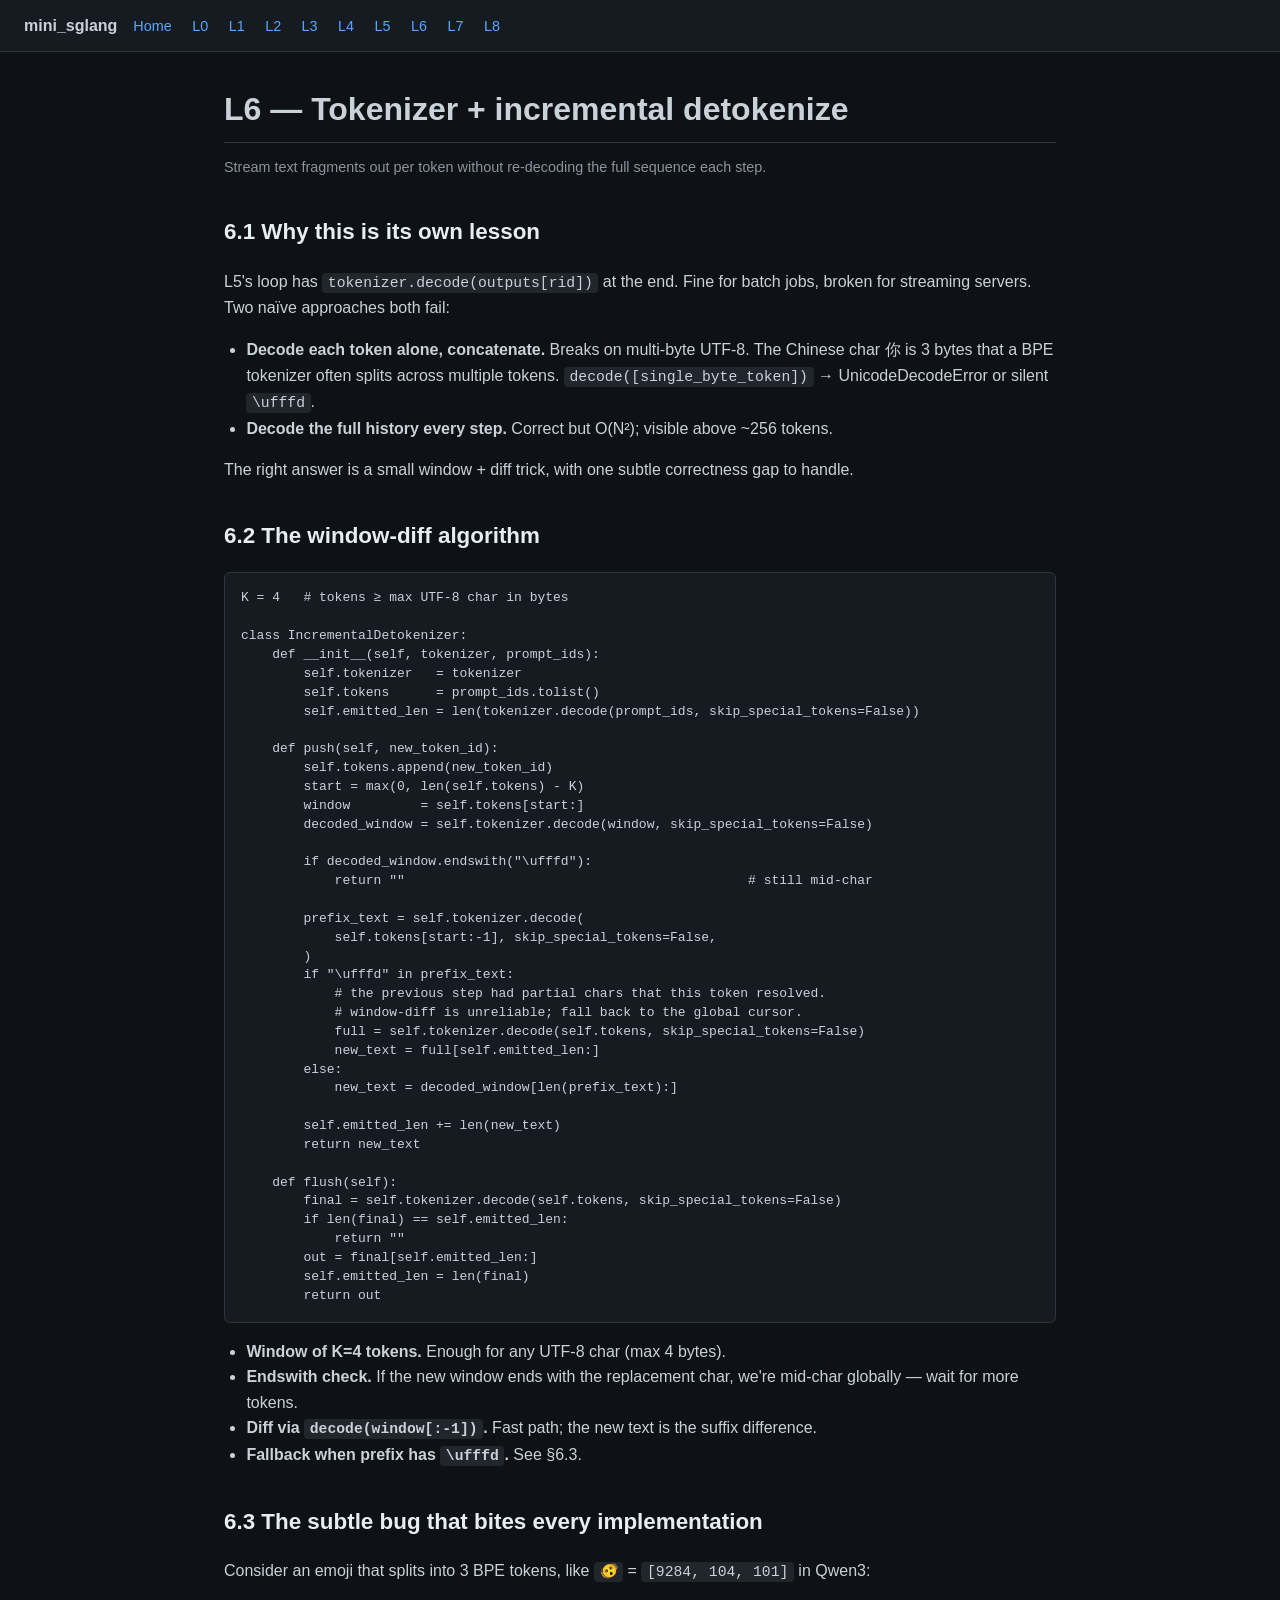
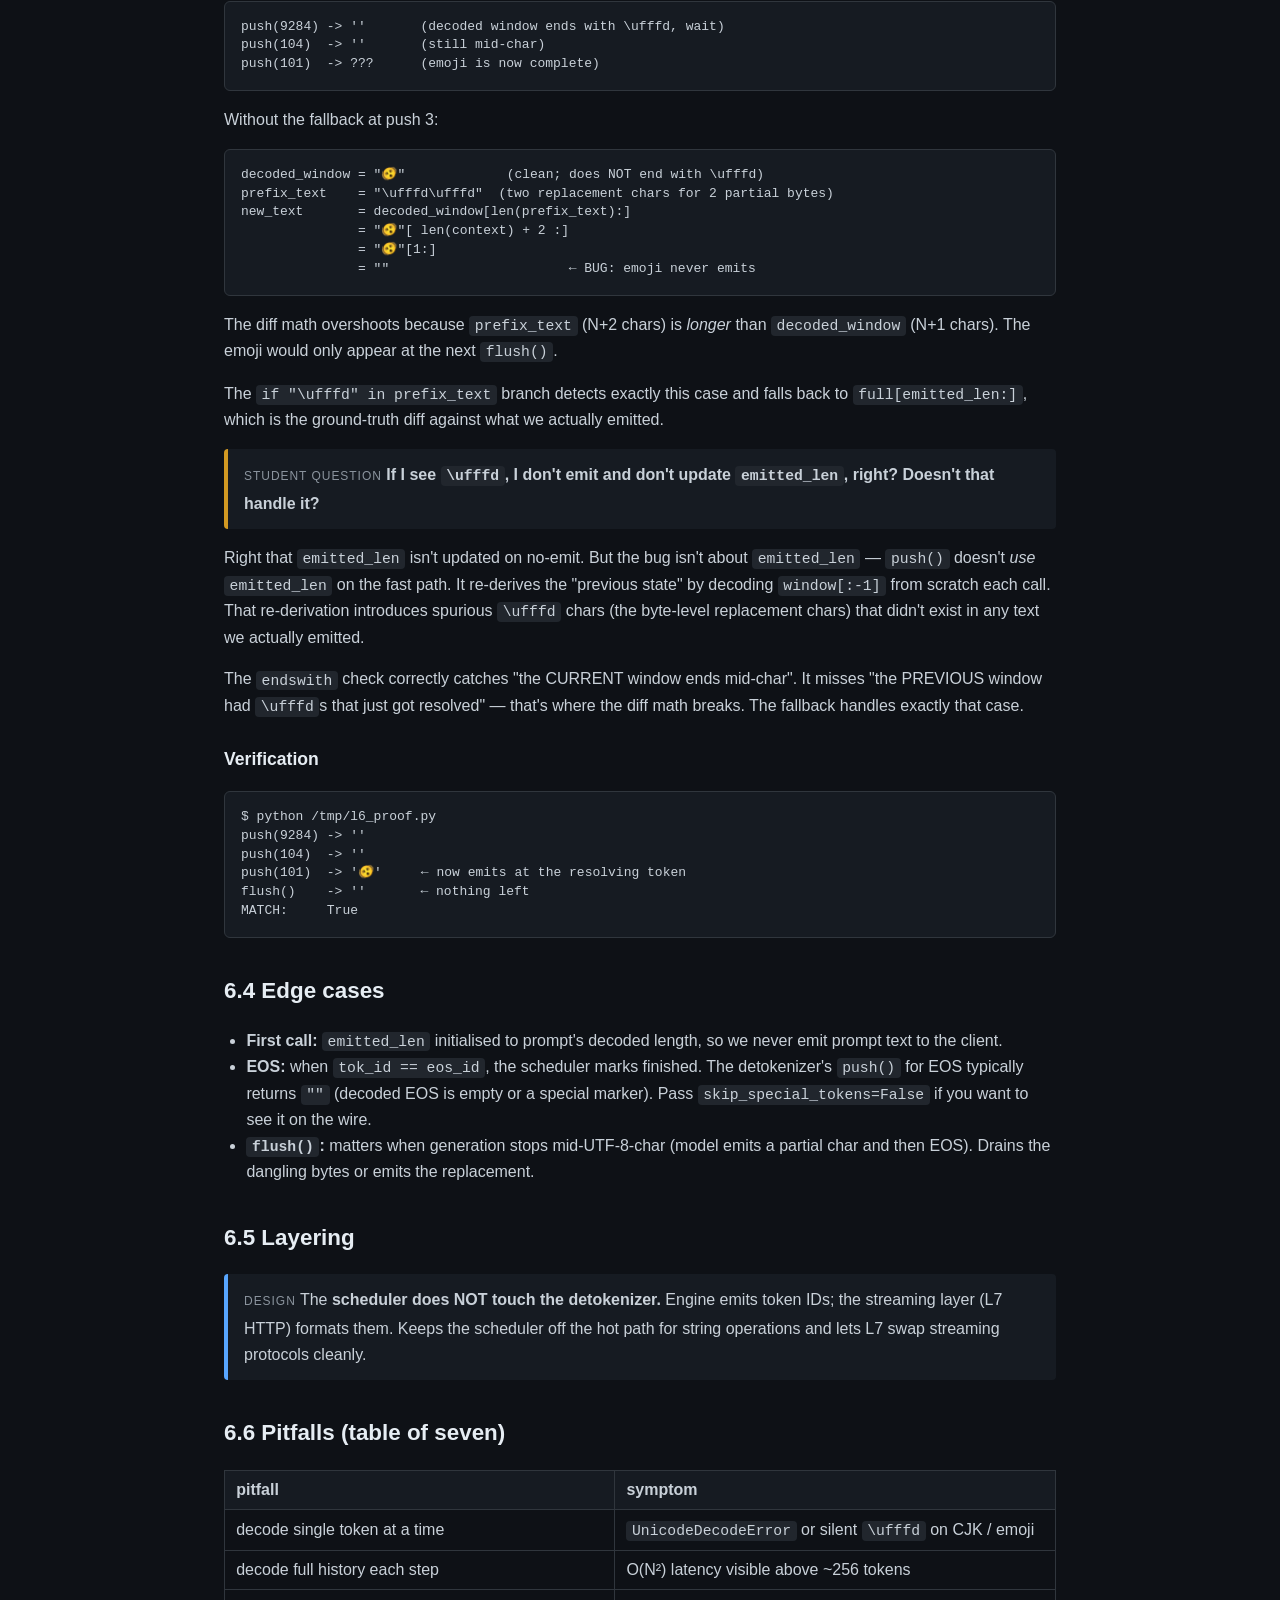
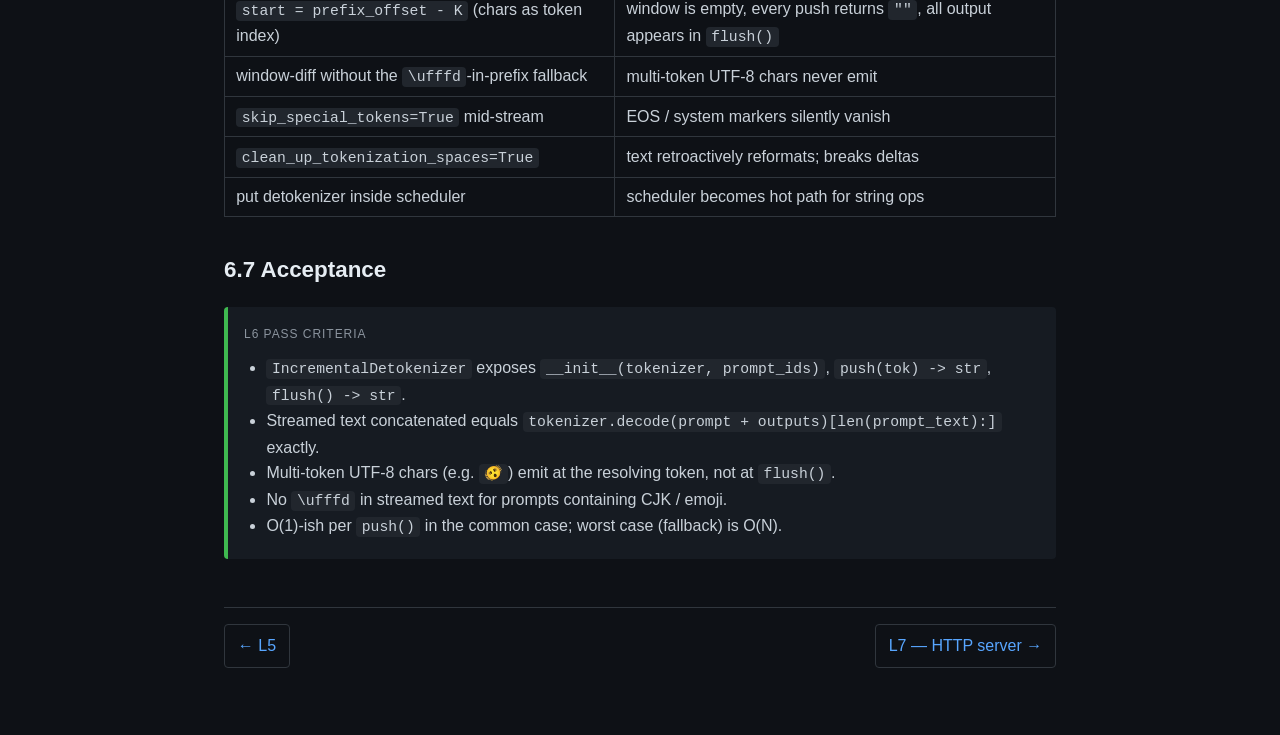
<file: docs/L6-tokenizer.html>
<!doctype html>
<html lang="en">
<head>
<meta charset="utf-8">
<meta name="viewport" content="width=device-width,initial-scale=1">
<title>L6 — Tokenizer + incremental detokenize · mini_sglang</title>
<link rel="stylesheet" href="style.css">
</head>
<body>
<header class="topbar">
  <span class="title">mini_sglang</span>
  <nav>
    <a href="index.html">Home</a>
    <a href="L0-architecture.html">L0</a>
    <a href="L1-model-weights.html">L1</a>
    <a href="L2-paged-kv.html">L2</a>
    <a href="L3-paged-attention.html">L3</a>
    <a href="L4-sampler.html">L4</a>
    <a href="L5-scheduler.html">L5</a>
    <a href="L6-tokenizer.html">L6</a>
    <a href="L7-server.html">L7</a>
    <a href="L8-radix-cache.html">L8</a>
  </nav>
</header>
<main>
  <h1>L6 — Tokenizer + incremental detokenize</h1>
  <p class="meta">Stream text fragments out per token without re-decoding the full sequence each step.</p>

  <h2>6.1 Why this is its own lesson</h2>
  <p>L5's loop has <code>tokenizer.decode(outputs[rid])</code> at the end. Fine for batch jobs, broken for streaming servers. Two naïve approaches both fail:</p>
  <ul>
    <li><b>Decode each token alone, concatenate.</b> Breaks on multi-byte UTF-8. The Chinese char 你 is 3 bytes that a BPE tokenizer often splits across multiple tokens. <code>decode([single_byte_token])</code> → UnicodeDecodeError or silent <code>\ufffd</code>.</li>
    <li><b>Decode the full history every step.</b> Correct but O(N²); visible above ~256 tokens.</li>
  </ul>
  <p>The right answer is a small window + diff trick, with one subtle correctness gap to handle.</p>

  <h2>6.2 The window-diff algorithm</h2>
  <pre><code>K = 4   # tokens ≥ max UTF-8 char in bytes

class IncrementalDetokenizer:
    def __init__(self, tokenizer, prompt_ids):
        self.tokenizer   = tokenizer
        self.tokens      = prompt_ids.tolist()
        self.emitted_len = len(tokenizer.decode(prompt_ids, skip_special_tokens=False))

    def push(self, new_token_id):
        self.tokens.append(new_token_id)
        start = max(0, len(self.tokens) - K)
        window         = self.tokens[start:]
        decoded_window = self.tokenizer.decode(window, skip_special_tokens=False)

        if decoded_window.endswith("\ufffd"):
            return ""                                            # still mid-char

        prefix_text = self.tokenizer.decode(
            self.tokens[start:-1], skip_special_tokens=False,
        )
        if "\ufffd" in prefix_text:
            # the previous step had partial chars that this token resolved.
            # window-diff is unreliable; fall back to the global cursor.
            full = self.tokenizer.decode(self.tokens, skip_special_tokens=False)
            new_text = full[self.emitted_len:]
        else:
            new_text = decoded_window[len(prefix_text):]

        self.emitted_len += len(new_text)
        return new_text

    def flush(self):
        final = self.tokenizer.decode(self.tokens, skip_special_tokens=False)
        if len(final) == self.emitted_len:
            return ""
        out = final[self.emitted_len:]
        self.emitted_len = len(final)
        return out</code></pre>
  <ul>
    <li><b>Window of K=4 tokens.</b> Enough for any UTF-8 char (max 4 bytes).</li>
    <li><b>Endswith check.</b> If the new window ends with the replacement char, we're mid-char globally — wait for more tokens.</li>
    <li><b>Diff via <code>decode(window[:-1])</code>.</b> Fast path; the new text is the suffix difference.</li>
    <li><b>Fallback when prefix has <code>\ufffd</code>.</b> See §6.3.</li>
  </ul>

  <h2>6.3 The subtle bug that bites every implementation</h2>
  <p>Consider an emoji that splits into 3 BPE tokens, like <code>🫨</code> = <code>[9284, 104, 101]</code> in Qwen3:</p>
  <pre><code>push(9284) -> ''       (decoded window ends with \ufffd, wait)
push(104)  -> ''       (still mid-char)
push(101)  -> ???      (emoji is now complete)</code></pre>
  <p>Without the fallback at push 3:</p>
  <pre><code>decoded_window = "<context>🫨"             (clean; does NOT end with \ufffd)
prefix_text    = "<context>\ufffd\ufffd"  (two replacement chars for 2 partial bytes)
new_text       = decoded_window[len(prefix_text):]
               = "<context>🫨"[ len(context) + 2 :]
               = "🫨"[1:]
               = ""                       ← BUG: emoji never emits</code></pre>
  <p>The diff math overshoots because <code>prefix_text</code> (N+2 chars) is <em>longer</em> than <code>decoded_window</code> (N+1 chars). The emoji would only appear at the next <code>flush()</code>.</p>
  <p>The <code>if "\ufffd" in prefix_text</code> branch detects exactly this case and falls back to <code>full[emitted_len:]</code>, which is the ground-truth diff against what we actually emitted.</p>

  <blockquote class="q">
    <span class="label">student question</span>
    <b>If I see <code>\ufffd</code>, I don't emit and don't update <code>emitted_len</code>, right? Doesn't that handle it?</b>
  </blockquote>
  <p>Right that <code>emitted_len</code> isn't updated on no-emit. But the bug isn't about <code>emitted_len</code> — <code>push()</code> doesn't <em>use</em> <code>emitted_len</code> on the fast path. It re-derives the "previous state" by decoding <code>window[:-1]</code> from scratch each call. That re-derivation introduces spurious <code>\ufffd</code> chars (the byte-level replacement chars) that didn't exist in any text we actually emitted.</p>
  <p>The <code>endswith</code> check correctly catches "the CURRENT window ends mid-char". It misses "the PREVIOUS window had <code>\ufffd</code>s that just got resolved" — that's where the diff math breaks. The fallback handles exactly that case.</p>

  <h3>Verification</h3>
  <pre><code>$ python /tmp/l6_proof.py
push(9284) -> ''
push(104)  -> ''
push(101)  -> '🫨'     ← now emits at the resolving token
flush()    -> ''       ← nothing left
MATCH:     True</code></pre>

  <h2>6.4 Edge cases</h2>
  <ul>
    <li><b>First call:</b> <code>emitted_len</code> initialised to prompt's decoded length, so we never emit prompt text to the client.</li>
    <li><b>EOS:</b> when <code>tok_id == eos_id</code>, the scheduler marks finished. The detokenizer's <code>push()</code> for EOS typically returns <code>""</code> (decoded EOS is empty or a special marker). Pass <code>skip_special_tokens=False</code> if you want to see it on the wire.</li>
    <li><b><code>flush()</code>:</b> matters when generation stops mid-UTF-8-char (model emits a partial char and then EOS). Drains the dangling bytes or emits the replacement.</li>
  </ul>

  <h2>6.5 Layering</h2>
  <blockquote>
    <span class="label">design</span>
    The <b>scheduler does NOT touch the detokenizer.</b> Engine emits token IDs; the streaming layer (L7 HTTP) formats them. Keeps the scheduler off the hot path for string operations and lets L7 swap streaming protocols cleanly.
  </blockquote>

  <h2>6.6 Pitfalls (table of seven)</h2>
  <table>
    <tr><th>pitfall</th><th>symptom</th></tr>
    <tr><td>decode single token at a time</td><td><code>UnicodeDecodeError</code> or silent <code>\ufffd</code> on CJK / emoji</td></tr>
    <tr><td>decode full history each step</td><td>O(N²) latency visible above ~256 tokens</td></tr>
    <tr><td><code>start = prefix_offset - K</code> (chars as token index)</td><td>window is empty, every push returns <code>""</code>, all output appears in <code>flush()</code></td></tr>
    <tr><td>window-diff without the <code>\ufffd</code>-in-prefix fallback</td><td>multi-token UTF-8 chars never emit</td></tr>
    <tr><td><code>skip_special_tokens=True</code> mid-stream</td><td>EOS / system markers silently vanish</td></tr>
    <tr><td><code>clean_up_tokenization_spaces=True</code></td><td>text retroactively reformats; breaks deltas</td></tr>
    <tr><td>put detokenizer inside scheduler</td><td>scheduler becomes hot path for string ops</td></tr>
  </table>

  <h2>6.7 Acceptance</h2>
  <blockquote class="ok">
    <span class="label">L6 pass criteria</span>
    <ul style="margin:.4rem 0">
      <li><code>IncrementalDetokenizer</code> exposes <code>__init__(tokenizer, prompt_ids)</code>, <code>push(tok) -> str</code>, <code>flush() -> str</code>.</li>
      <li>Streamed text concatenated equals <code>tokenizer.decode(prompt + outputs)[len(prompt_text):]</code> exactly.</li>
      <li>Multi-token UTF-8 chars (e.g. <code>🫨</code>) emit at the resolving token, not at <code>flush()</code>.</li>
      <li>No <code>\ufffd</code> in streamed text for prompts containing CJK / emoji.</li>
      <li>O(1)-ish per <code>push()</code> in the common case; worst case (fallback) is O(N).</li>
    </ul>
  </blockquote>

  <div class="lesson-nav">
    <a href="L5-scheduler.html">← L5</a>
    <a href="L7-server.html">L7 — HTTP server →</a>
  </div>
</main>
</body>
</html>
</file>
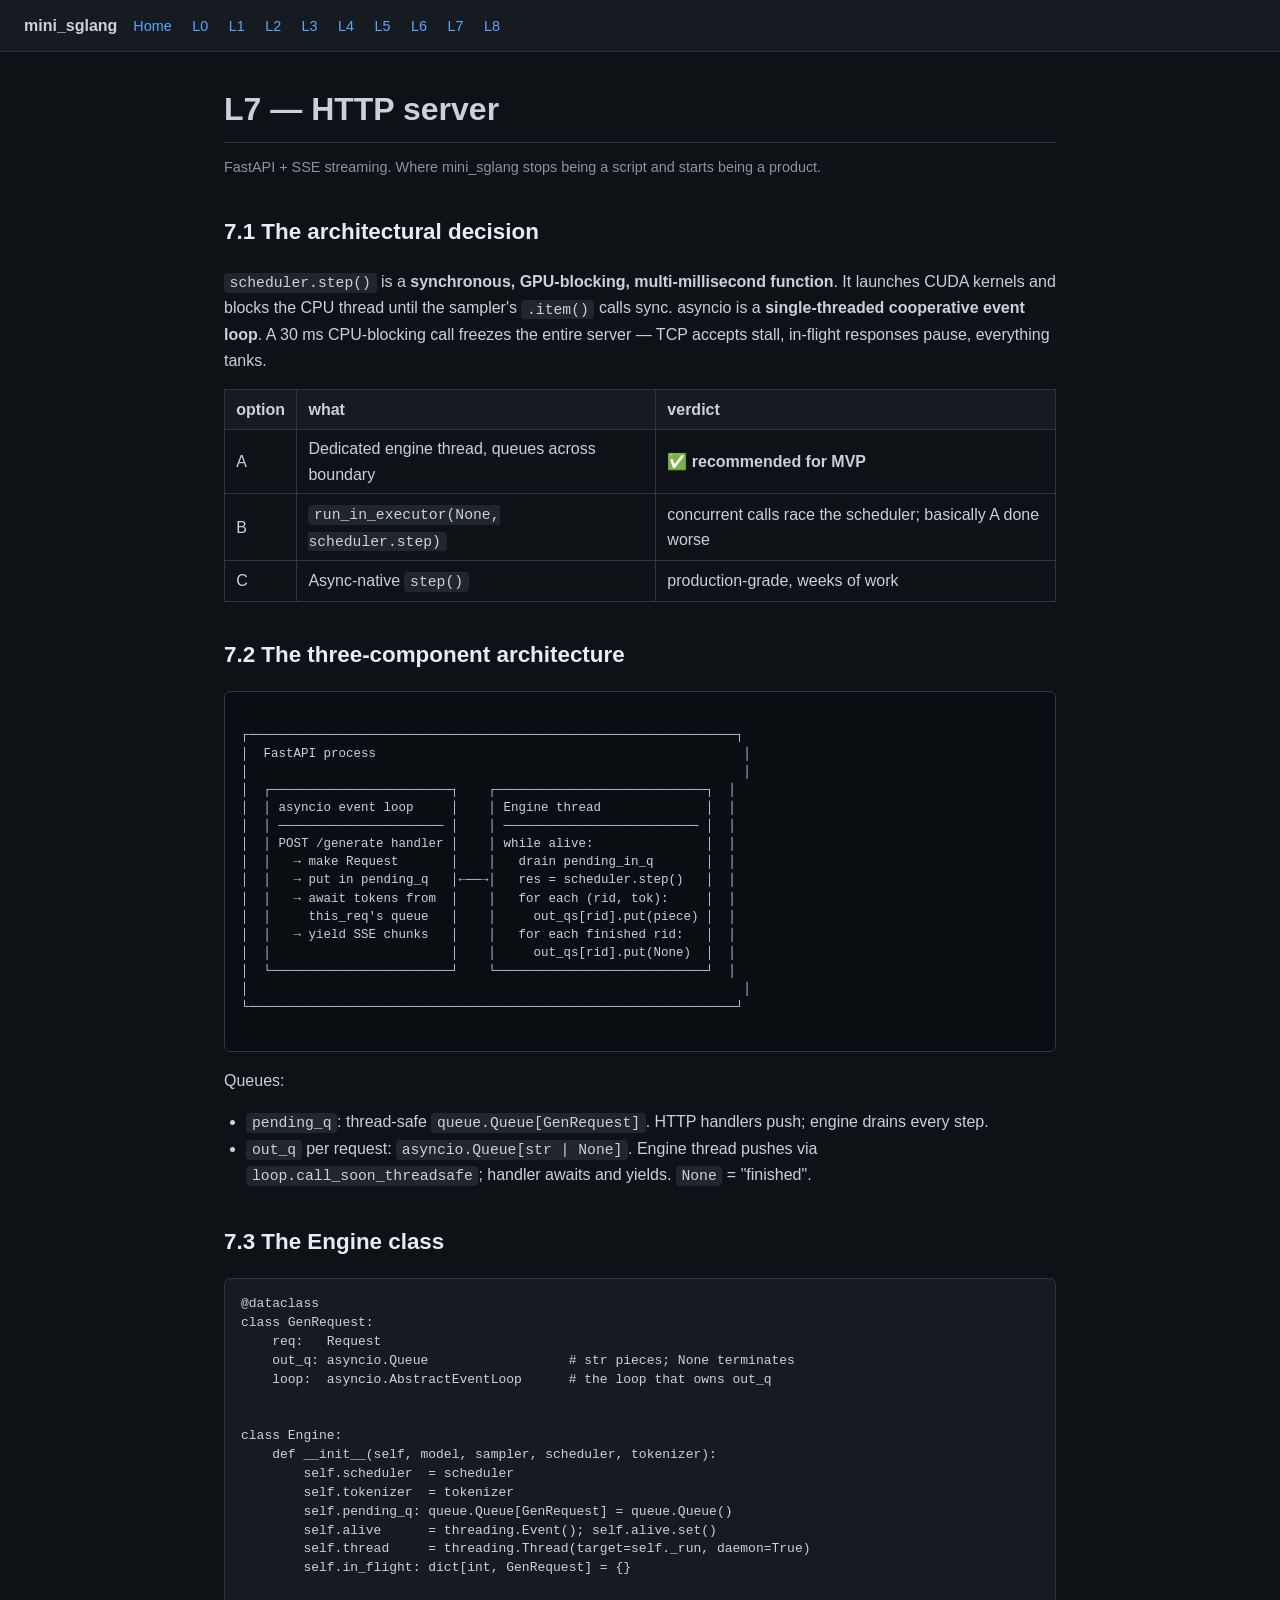
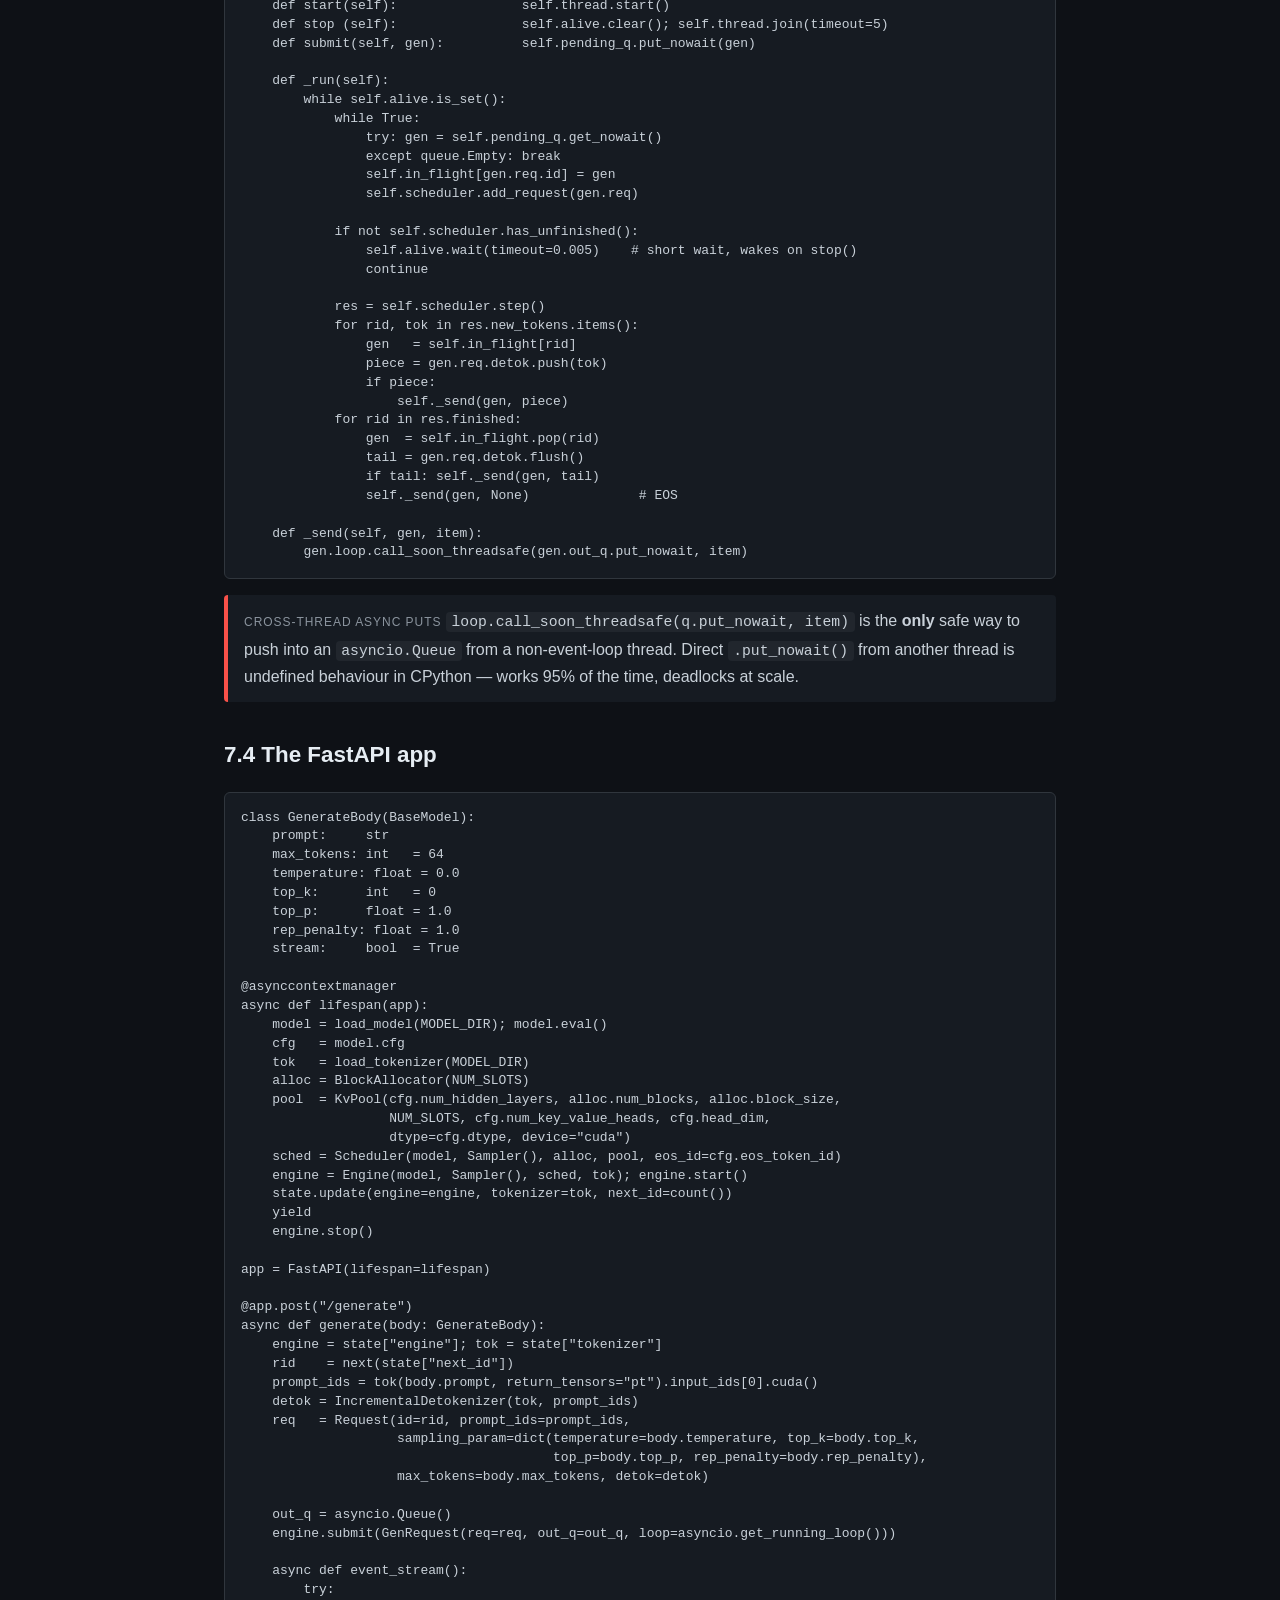
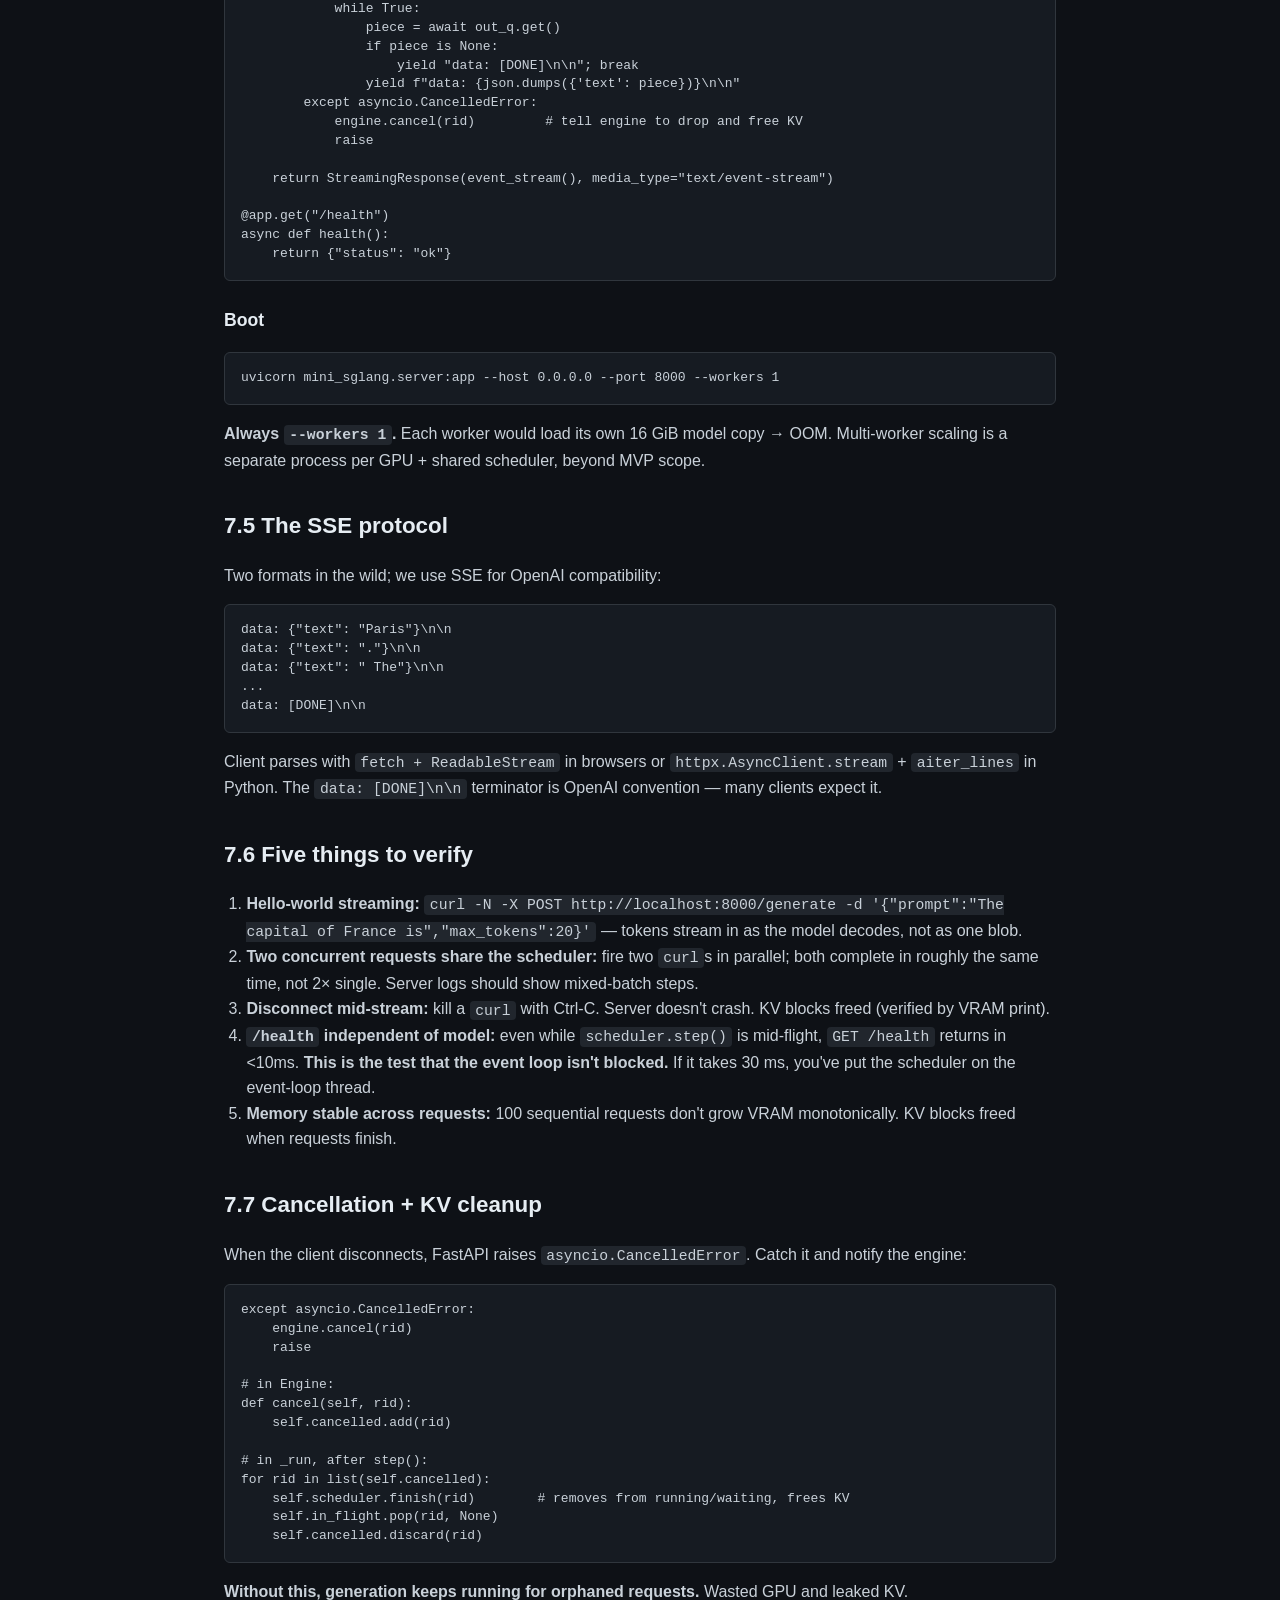
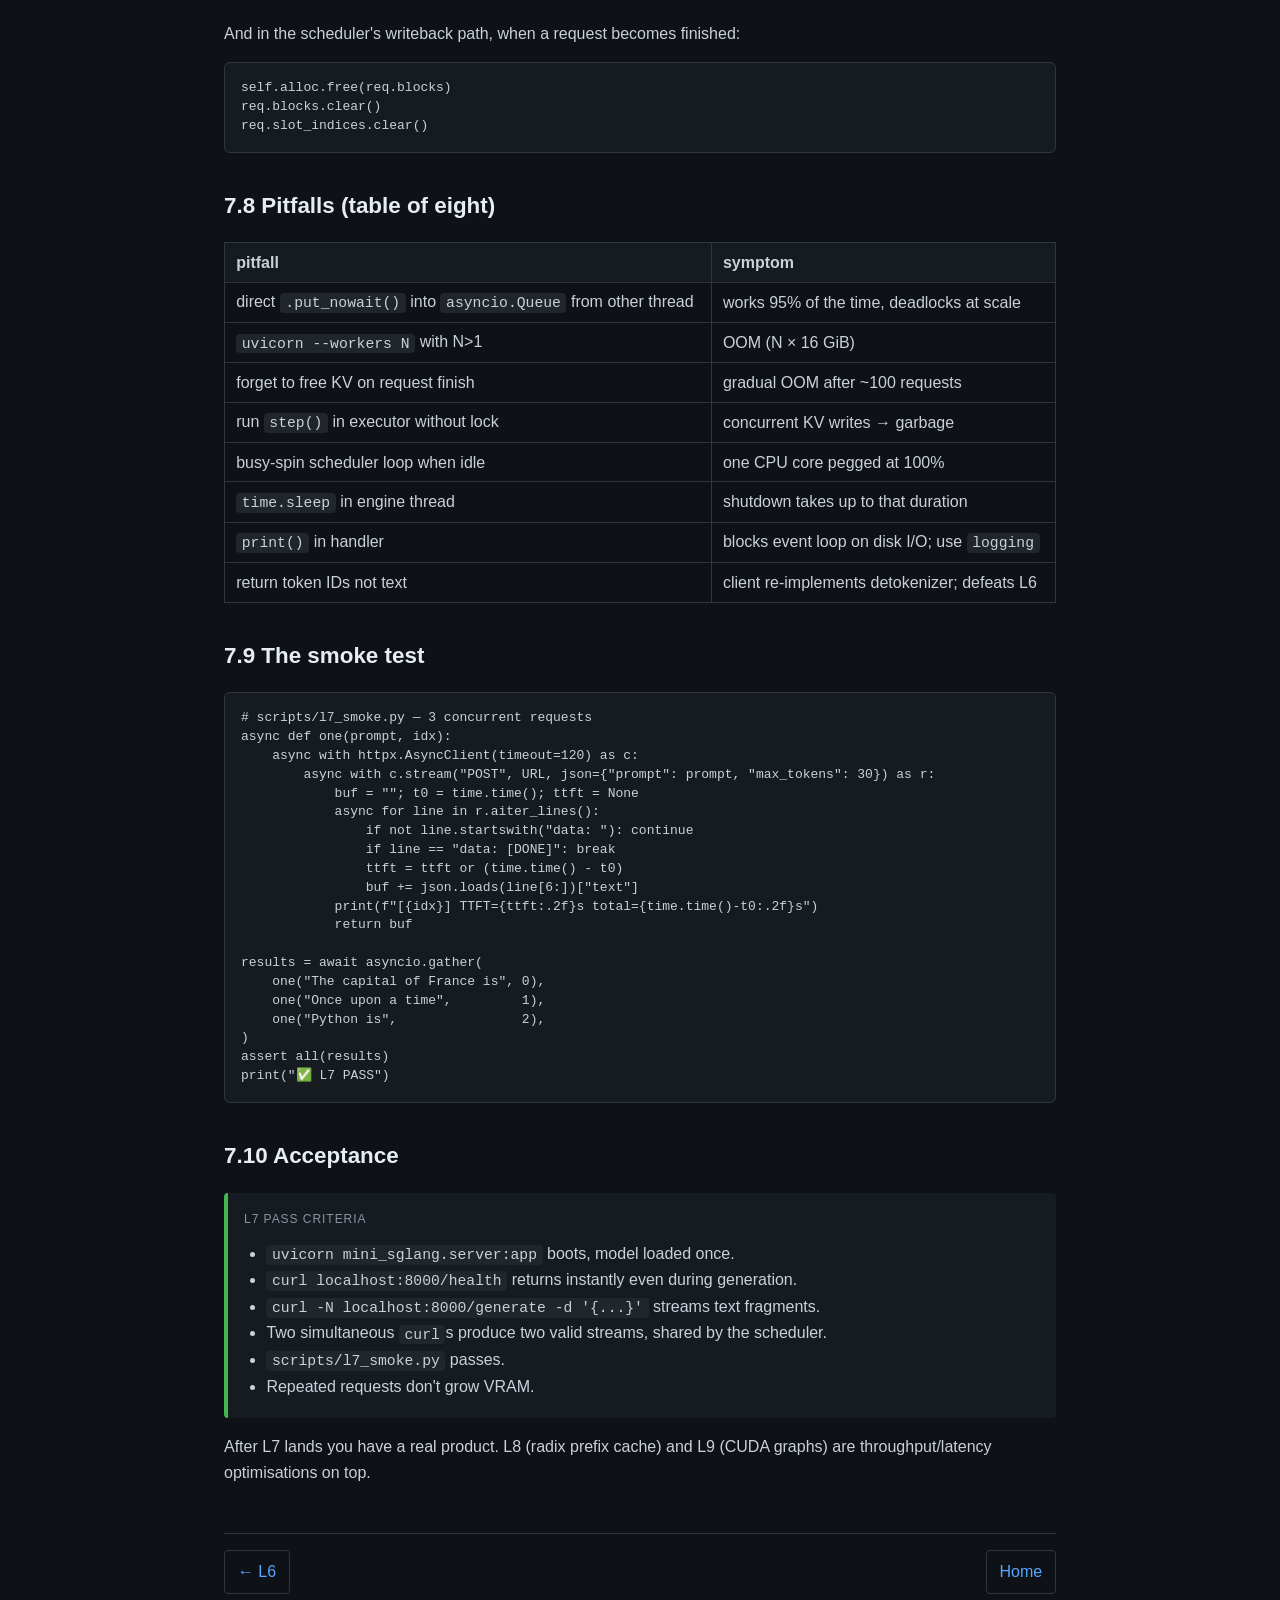
<file: docs/L7-server.html>
<!doctype html>
<html lang="en">
<head>
<meta charset="utf-8">
<meta name="viewport" content="width=device-width,initial-scale=1">
<title>L7 — HTTP server · mini_sglang</title>
<link rel="stylesheet" href="style.css">
</head>
<body>
<header class="topbar">
  <span class="title">mini_sglang</span>
  <nav>
    <a href="index.html">Home</a>
    <a href="L0-architecture.html">L0</a>
    <a href="L1-model-weights.html">L1</a>
    <a href="L2-paged-kv.html">L2</a>
    <a href="L3-paged-attention.html">L3</a>
    <a href="L4-sampler.html">L4</a>
    <a href="L5-scheduler.html">L5</a>
    <a href="L6-tokenizer.html">L6</a>
    <a href="L7-server.html">L7</a>
    <a href="L8-radix-cache.html">L8</a>
  </nav>
</header>
<main>
  <h1>L7 — HTTP server</h1>
  <p class="meta">FastAPI + SSE streaming. Where mini_sglang stops being a script and starts being a product.</p>

  <h2>7.1 The architectural decision</h2>
  <p><code>scheduler.step()</code> is a <b>synchronous, GPU-blocking, multi-millisecond function</b>. It launches CUDA kernels and blocks the CPU thread until the sampler's <code>.item()</code> calls sync. asyncio is a <b>single-threaded cooperative event loop</b>. A 30 ms CPU-blocking call freezes the entire server — TCP accepts stall, in-flight responses pause, everything tanks.</p>

  <table>
    <tr><th>option</th><th>what</th><th>verdict</th></tr>
    <tr><td>A</td><td>Dedicated engine thread, queues across boundary</td><td>✅ <b>recommended for MVP</b></td></tr>
    <tr><td>B</td><td><code>run_in_executor(None, scheduler.step)</code></td><td>concurrent calls race the scheduler; basically A done worse</td></tr>
    <tr><td>C</td><td>Async-native <code>step()</code></td><td>production-grade, weeks of work</td></tr>
  </table>

  <h2>7.2 The three-component architecture</h2>
  <div class="diagram">
┌─────────────────────────────────────────────────────────────────┐
│  FastAPI process                                                 │
│                                                                  │
│  ┌────────────────────────┐    ┌────────────────────────────┐  │
│  │ asyncio event loop     │    │ Engine thread              │  │
│  │ ────────────────────── │    │ ────────────────────────── │  │
│  │ POST /generate handler │    │ while alive:               │  │
│  │   → make Request       │    │   drain pending_in_q       │  │
│  │   → put in pending_q   │←──→│   res = scheduler.step()   │  │
│  │   → await tokens from  │    │   for each (rid, tok):     │  │
│  │     this_req's queue   │    │     out_qs[rid].put(piece) │  │
│  │   → yield SSE chunks   │    │   for each finished rid:   │  │
│  │                        │    │     out_qs[rid].put(None)  │  │
│  └────────────────────────┘    └────────────────────────────┘  │
│                                                                  │
└─────────────────────────────────────────────────────────────────┘
  </div>
  <p>Queues:</p>
  <ul>
    <li><code>pending_q</code>: thread-safe <code>queue.Queue[GenRequest]</code>. HTTP handlers push; engine drains every step.</li>
    <li><code>out_q</code> per request: <code>asyncio.Queue[str | None]</code>. Engine thread pushes via <code>loop.call_soon_threadsafe</code>; handler awaits and yields. <code>None</code> = "finished".</li>
  </ul>

  <h2>7.3 The Engine class</h2>
  <pre><code>@dataclass
class GenRequest:
    req:   Request
    out_q: asyncio.Queue                  # str pieces; None terminates
    loop:  asyncio.AbstractEventLoop      # the loop that owns out_q


class Engine:
    def __init__(self, model, sampler, scheduler, tokenizer):
        self.scheduler  = scheduler
        self.tokenizer  = tokenizer
        self.pending_q: queue.Queue[GenRequest] = queue.Queue()
        self.alive      = threading.Event(); self.alive.set()
        self.thread     = threading.Thread(target=self._run, daemon=True)
        self.in_flight: dict[int, GenRequest] = {}

    def start(self):                self.thread.start()
    def stop (self):                self.alive.clear(); self.thread.join(timeout=5)
    def submit(self, gen):          self.pending_q.put_nowait(gen)

    def _run(self):
        while self.alive.is_set():
            while True:
                try: gen = self.pending_q.get_nowait()
                except queue.Empty: break
                self.in_flight[gen.req.id] = gen
                self.scheduler.add_request(gen.req)

            if not self.scheduler.has_unfinished():
                self.alive.wait(timeout=0.005)    # short wait, wakes on stop()
                continue

            res = self.scheduler.step()
            for rid, tok in res.new_tokens.items():
                gen   = self.in_flight[rid]
                piece = gen.req.detok.push(tok)
                if piece:
                    self._send(gen, piece)
            for rid in res.finished:
                gen  = self.in_flight.pop(rid)
                tail = gen.req.detok.flush()
                if tail: self._send(gen, tail)
                self._send(gen, None)              # EOS

    def _send(self, gen, item):
        gen.loop.call_soon_threadsafe(gen.out_q.put_nowait, item)</code></pre>

  <blockquote class="warn">
    <span class="label">cross-thread async puts</span>
    <code>loop.call_soon_threadsafe(q.put_nowait, item)</code> is the <b>only</b> safe way to push into an <code>asyncio.Queue</code> from a non-event-loop thread. Direct <code>.put_nowait()</code> from another thread is undefined behaviour in CPython — works 95% of the time, deadlocks at scale.
  </blockquote>

  <h2>7.4 The FastAPI app</h2>
  <pre><code>class GenerateBody(BaseModel):
    prompt:     str
    max_tokens: int   = 64
    temperature: float = 0.0
    top_k:      int   = 0
    top_p:      float = 1.0
    rep_penalty: float = 1.0
    stream:     bool  = True

@asynccontextmanager
async def lifespan(app):
    model = load_model(MODEL_DIR); model.eval()
    cfg   = model.cfg
    tok   = load_tokenizer(MODEL_DIR)
    alloc = BlockAllocator(NUM_SLOTS)
    pool  = KvPool(cfg.num_hidden_layers, alloc.num_blocks, alloc.block_size,
                   NUM_SLOTS, cfg.num_key_value_heads, cfg.head_dim,
                   dtype=cfg.dtype, device="cuda")
    sched = Scheduler(model, Sampler(), alloc, pool, eos_id=cfg.eos_token_id)
    engine = Engine(model, Sampler(), sched, tok); engine.start()
    state.update(engine=engine, tokenizer=tok, next_id=count())
    yield
    engine.stop()

app = FastAPI(lifespan=lifespan)

@app.post("/generate")
async def generate(body: GenerateBody):
    engine = state["engine"]; tok = state["tokenizer"]
    rid    = next(state["next_id"])
    prompt_ids = tok(body.prompt, return_tensors="pt").input_ids[0].cuda()
    detok = IncrementalDetokenizer(tok, prompt_ids)
    req   = Request(id=rid, prompt_ids=prompt_ids,
                    sampling_param=dict(temperature=body.temperature, top_k=body.top_k,
                                        top_p=body.top_p, rep_penalty=body.rep_penalty),
                    max_tokens=body.max_tokens, detok=detok)

    out_q = asyncio.Queue()
    engine.submit(GenRequest(req=req, out_q=out_q, loop=asyncio.get_running_loop()))

    async def event_stream():
        try:
            while True:
                piece = await out_q.get()
                if piece is None:
                    yield "data: [DONE]\n\n"; break
                yield f"data: {json.dumps({'text': piece})}\n\n"
        except asyncio.CancelledError:
            engine.cancel(rid)         # tell engine to drop and free KV
            raise

    return StreamingResponse(event_stream(), media_type="text/event-stream")

@app.get("/health")
async def health():
    return {"status": "ok"}</code></pre>

  <h3>Boot</h3>
  <pre><code>uvicorn mini_sglang.server:app --host 0.0.0.0 --port 8000 --workers 1</code></pre>
  <p><b>Always <code>--workers 1</code>.</b> Each worker would load its own 16 GiB model copy → OOM. Multi-worker scaling is a separate process per GPU + shared scheduler, beyond MVP scope.</p>

  <h2>7.5 The SSE protocol</h2>
  <p>Two formats in the wild; we use SSE for OpenAI compatibility:</p>
  <pre><code>data: {"text": "Paris"}\n\n
data: {"text": "."}\n\n
data: {"text": " The"}\n\n
...
data: [DONE]\n\n</code></pre>
  <p>Client parses with <code>fetch + ReadableStream</code> in browsers or <code>httpx.AsyncClient.stream</code> + <code>aiter_lines</code> in Python. The <code>data: [DONE]\n\n</code> terminator is OpenAI convention — many clients expect it.</p>

  <h2>7.6 Five things to verify</h2>
  <ol>
    <li><b>Hello-world streaming:</b> <code>curl -N -X POST http://localhost:8000/generate -d '{"prompt":"The capital of France is","max_tokens":20}'</code> — tokens stream in as the model decodes, not as one blob.</li>
    <li><b>Two concurrent requests share the scheduler:</b> fire two <code>curl</code>s in parallel; both complete in roughly the same time, not 2× single. Server logs should show mixed-batch steps.</li>
    <li><b>Disconnect mid-stream:</b> kill a <code>curl</code> with Ctrl-C. Server doesn't crash. KV blocks freed (verified by VRAM print).</li>
    <li><b><code>/health</code> independent of model:</b> even while <code>scheduler.step()</code> is mid-flight, <code>GET /health</code> returns in &lt;10ms. <b>This is the test that the event loop isn't blocked.</b> If it takes 30 ms, you've put the scheduler on the event-loop thread.</li>
    <li><b>Memory stable across requests:</b> 100 sequential requests don't grow VRAM monotonically. KV blocks freed when requests finish.</li>
  </ol>

  <h2>7.7 Cancellation + KV cleanup</h2>
  <p>When the client disconnects, FastAPI raises <code>asyncio.CancelledError</code>. Catch it and notify the engine:</p>
  <pre><code>except asyncio.CancelledError:
    engine.cancel(rid)
    raise

# in Engine:
def cancel(self, rid):
    self.cancelled.add(rid)

# in _run, after step():
for rid in list(self.cancelled):
    self.scheduler.finish(rid)        # removes from running/waiting, frees KV
    self.in_flight.pop(rid, None)
    self.cancelled.discard(rid)</code></pre>
  <p><b>Without this, generation keeps running for orphaned requests.</b> Wasted GPU and leaked KV.</p>

  <p>And in the scheduler's writeback path, when a request becomes finished:</p>
  <pre><code>self.alloc.free(req.blocks)
req.blocks.clear()
req.slot_indices.clear()</code></pre>

  <h2>7.8 Pitfalls (table of eight)</h2>
  <table>
    <tr><th>pitfall</th><th>symptom</th></tr>
    <tr><td>direct <code>.put_nowait()</code> into <code>asyncio.Queue</code> from other thread</td><td>works 95% of the time, deadlocks at scale</td></tr>
    <tr><td><code>uvicorn --workers N</code> with N&gt;1</td><td>OOM (N × 16 GiB)</td></tr>
    <tr><td>forget to free KV on request finish</td><td>gradual OOM after ~100 requests</td></tr>
    <tr><td>run <code>step()</code> in executor without lock</td><td>concurrent KV writes → garbage</td></tr>
    <tr><td>busy-spin scheduler loop when idle</td><td>one CPU core pegged at 100%</td></tr>
    <tr><td><code>time.sleep</code> in engine thread</td><td>shutdown takes up to that duration</td></tr>
    <tr><td><code>print()</code> in handler</td><td>blocks event loop on disk I/O; use <code>logging</code></td></tr>
    <tr><td>return token IDs not text</td><td>client re-implements detokenizer; defeats L6</td></tr>
  </table>

  <h2>7.9 The smoke test</h2>
  <pre><code># scripts/l7_smoke.py — 3 concurrent requests
async def one(prompt, idx):
    async with httpx.AsyncClient(timeout=120) as c:
        async with c.stream("POST", URL, json={"prompt": prompt, "max_tokens": 30}) as r:
            buf = ""; t0 = time.time(); ttft = None
            async for line in r.aiter_lines():
                if not line.startswith("data: "): continue
                if line == "data: [DONE]": break
                ttft = ttft or (time.time() - t0)
                buf += json.loads(line[6:])["text"]
            print(f"[{idx}] TTFT={ttft:.2f}s total={time.time()-t0:.2f}s")
            return buf

results = await asyncio.gather(
    one("The capital of France is", 0),
    one("Once upon a time",         1),
    one("Python is",                2),
)
assert all(results)
print("✅ L7 PASS")</code></pre>

  <h2>7.10 Acceptance</h2>
  <blockquote class="ok">
    <span class="label">L7 pass criteria</span>
    <ul style="margin:.4rem 0">
      <li><code>uvicorn mini_sglang.server:app</code> boots, model loaded once.</li>
      <li><code>curl localhost:8000/health</code> returns instantly even during generation.</li>
      <li><code>curl -N localhost:8000/generate -d '{...}'</code> streams text fragments.</li>
      <li>Two simultaneous <code>curl</code>s produce two valid streams, shared by the scheduler.</li>
      <li><code>scripts/l7_smoke.py</code> passes.</li>
      <li>Repeated requests don't grow VRAM.</li>
    </ul>
  </blockquote>

  <p>After L7 lands you have a real product. L8 (radix prefix cache) and L9 (CUDA graphs) are throughput/latency optimisations on top.</p>

  <div class="lesson-nav">
    <a href="L6-tokenizer.html">← L6</a>
    <a href="index.html">Home</a>
  </div>
</main>
</body>
</html>
</file>
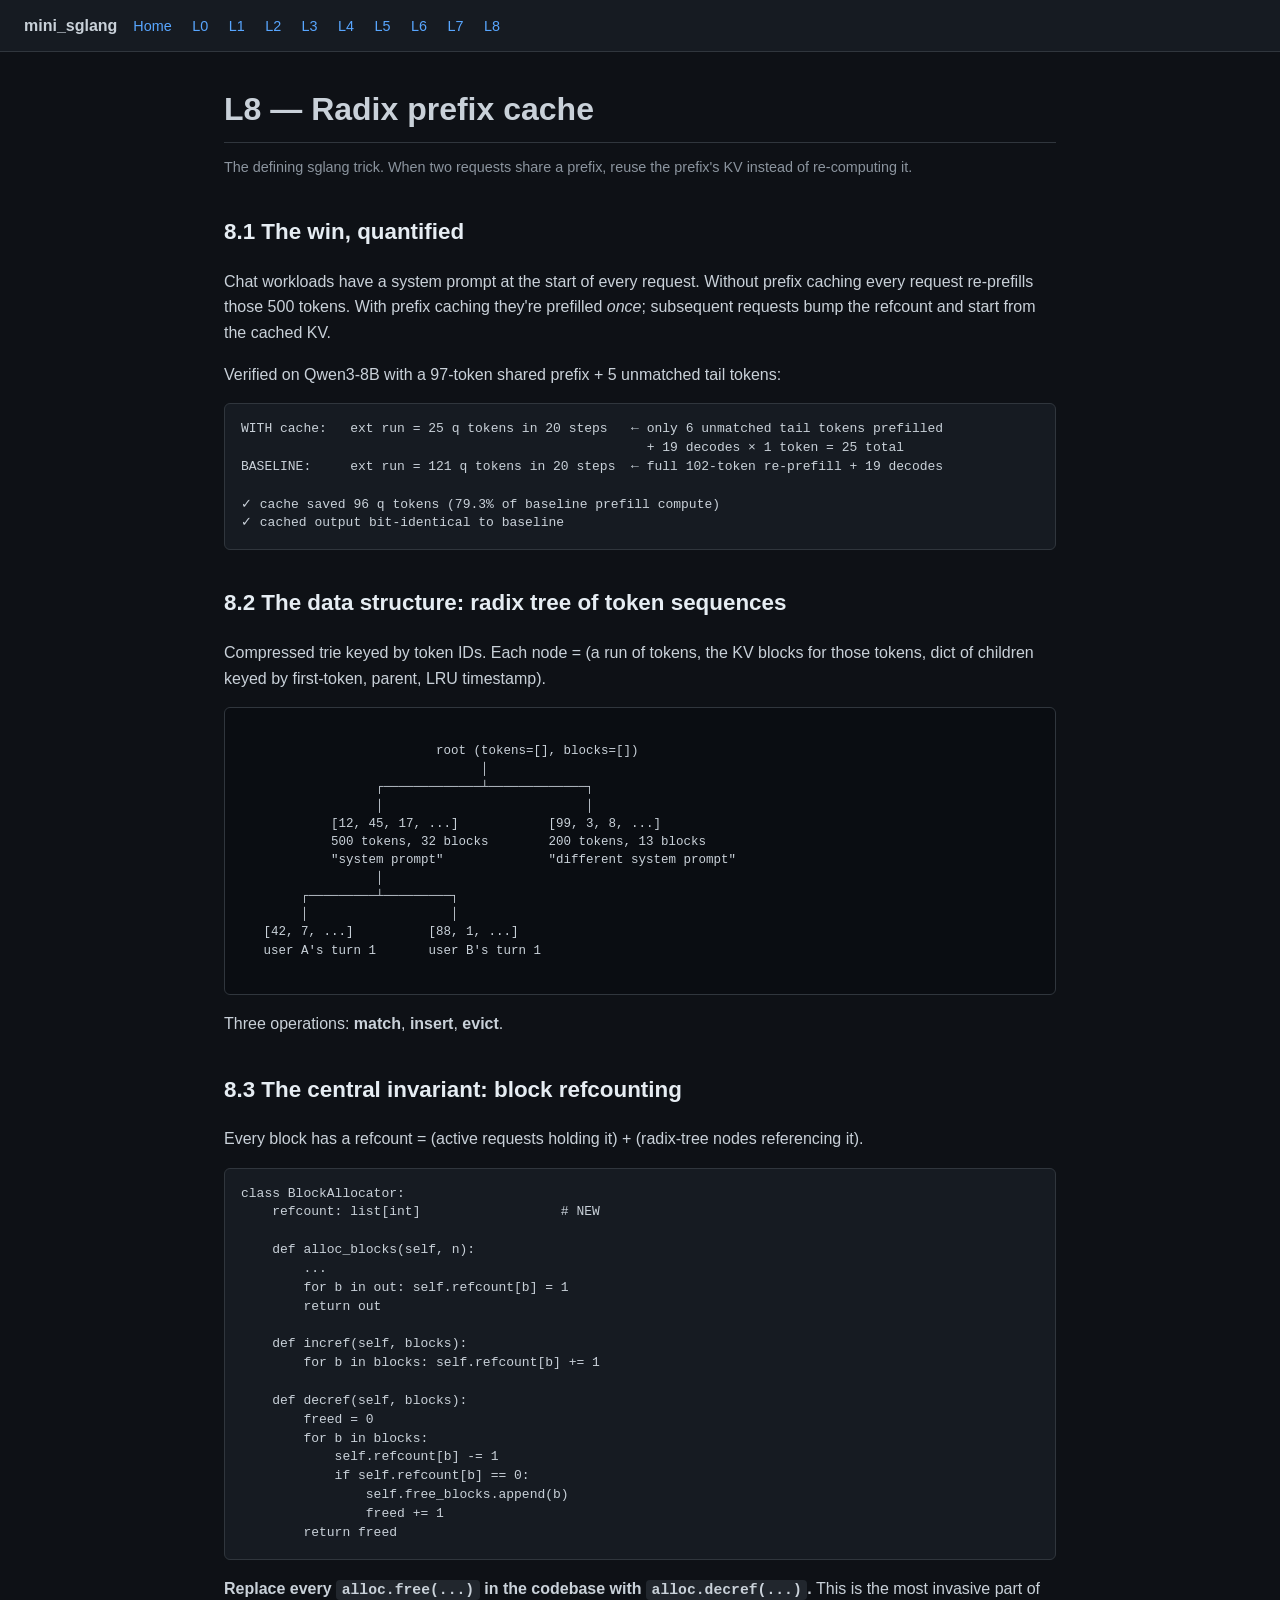
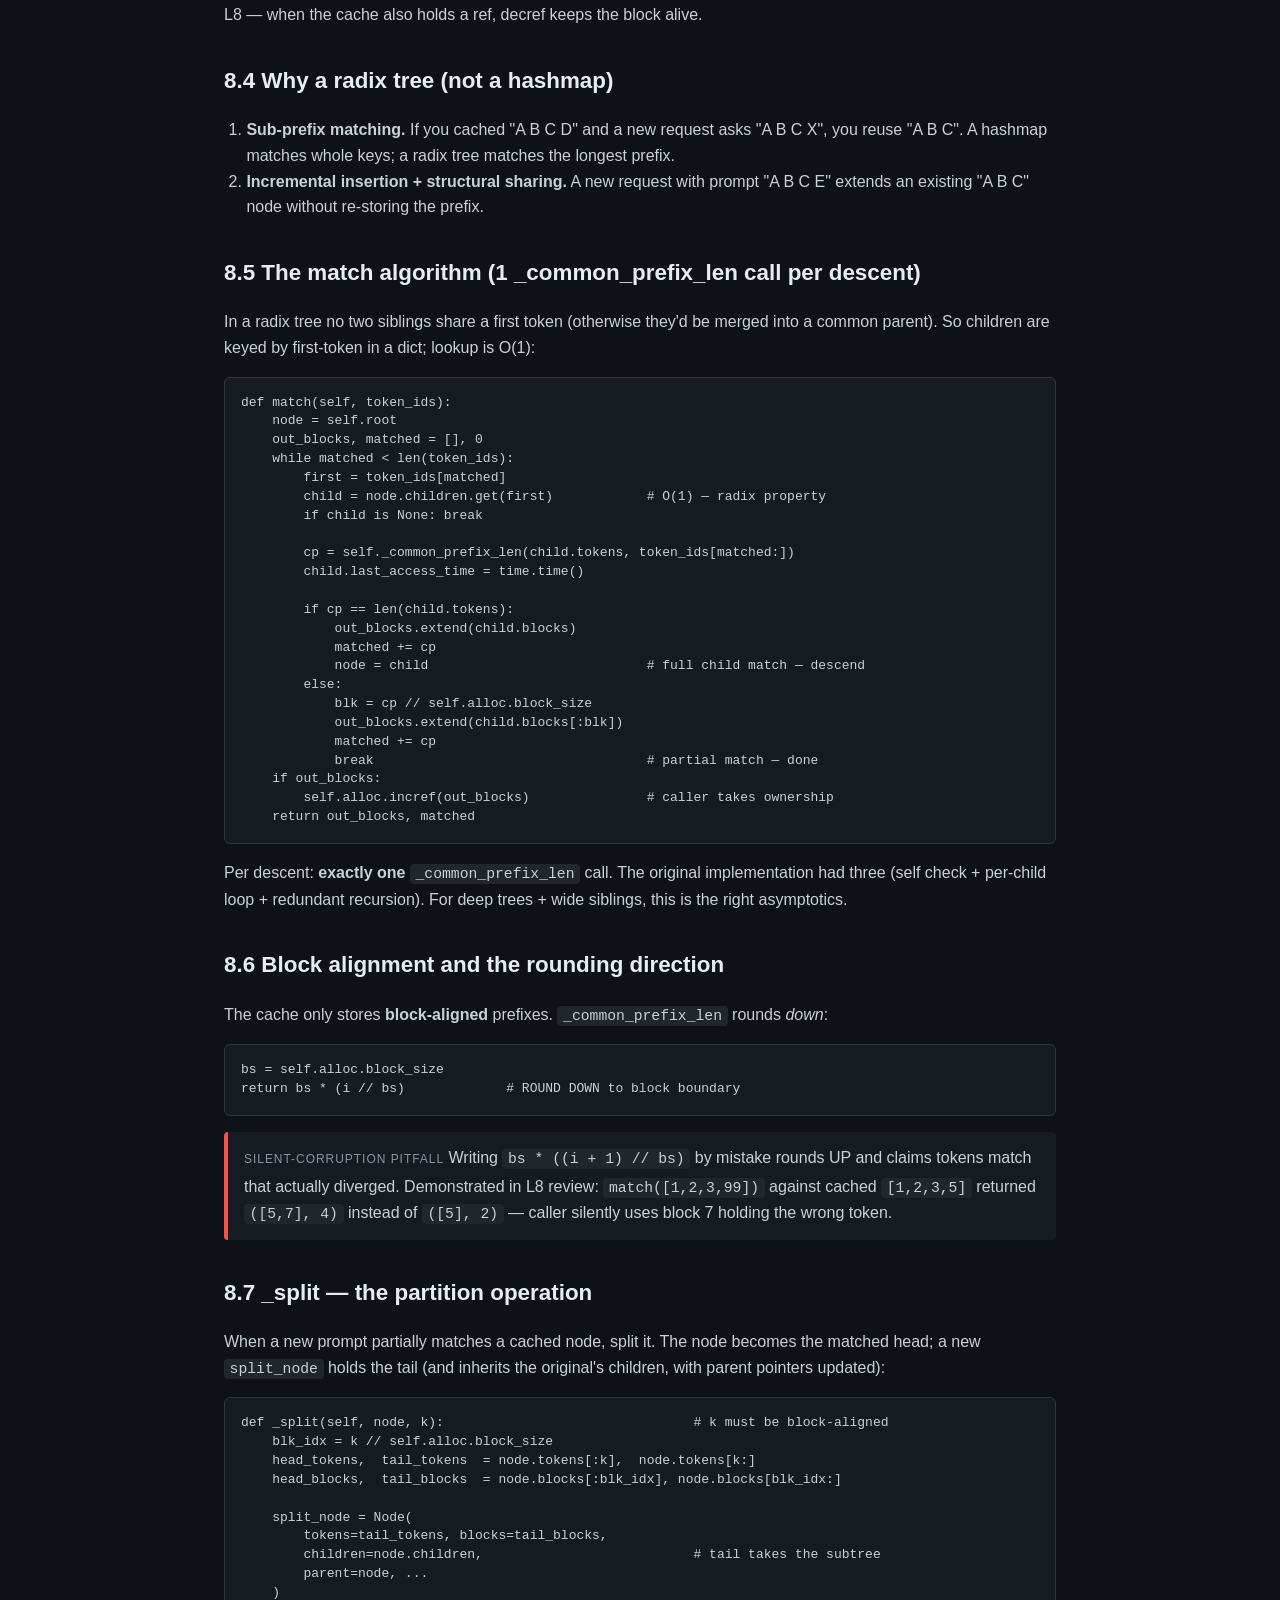
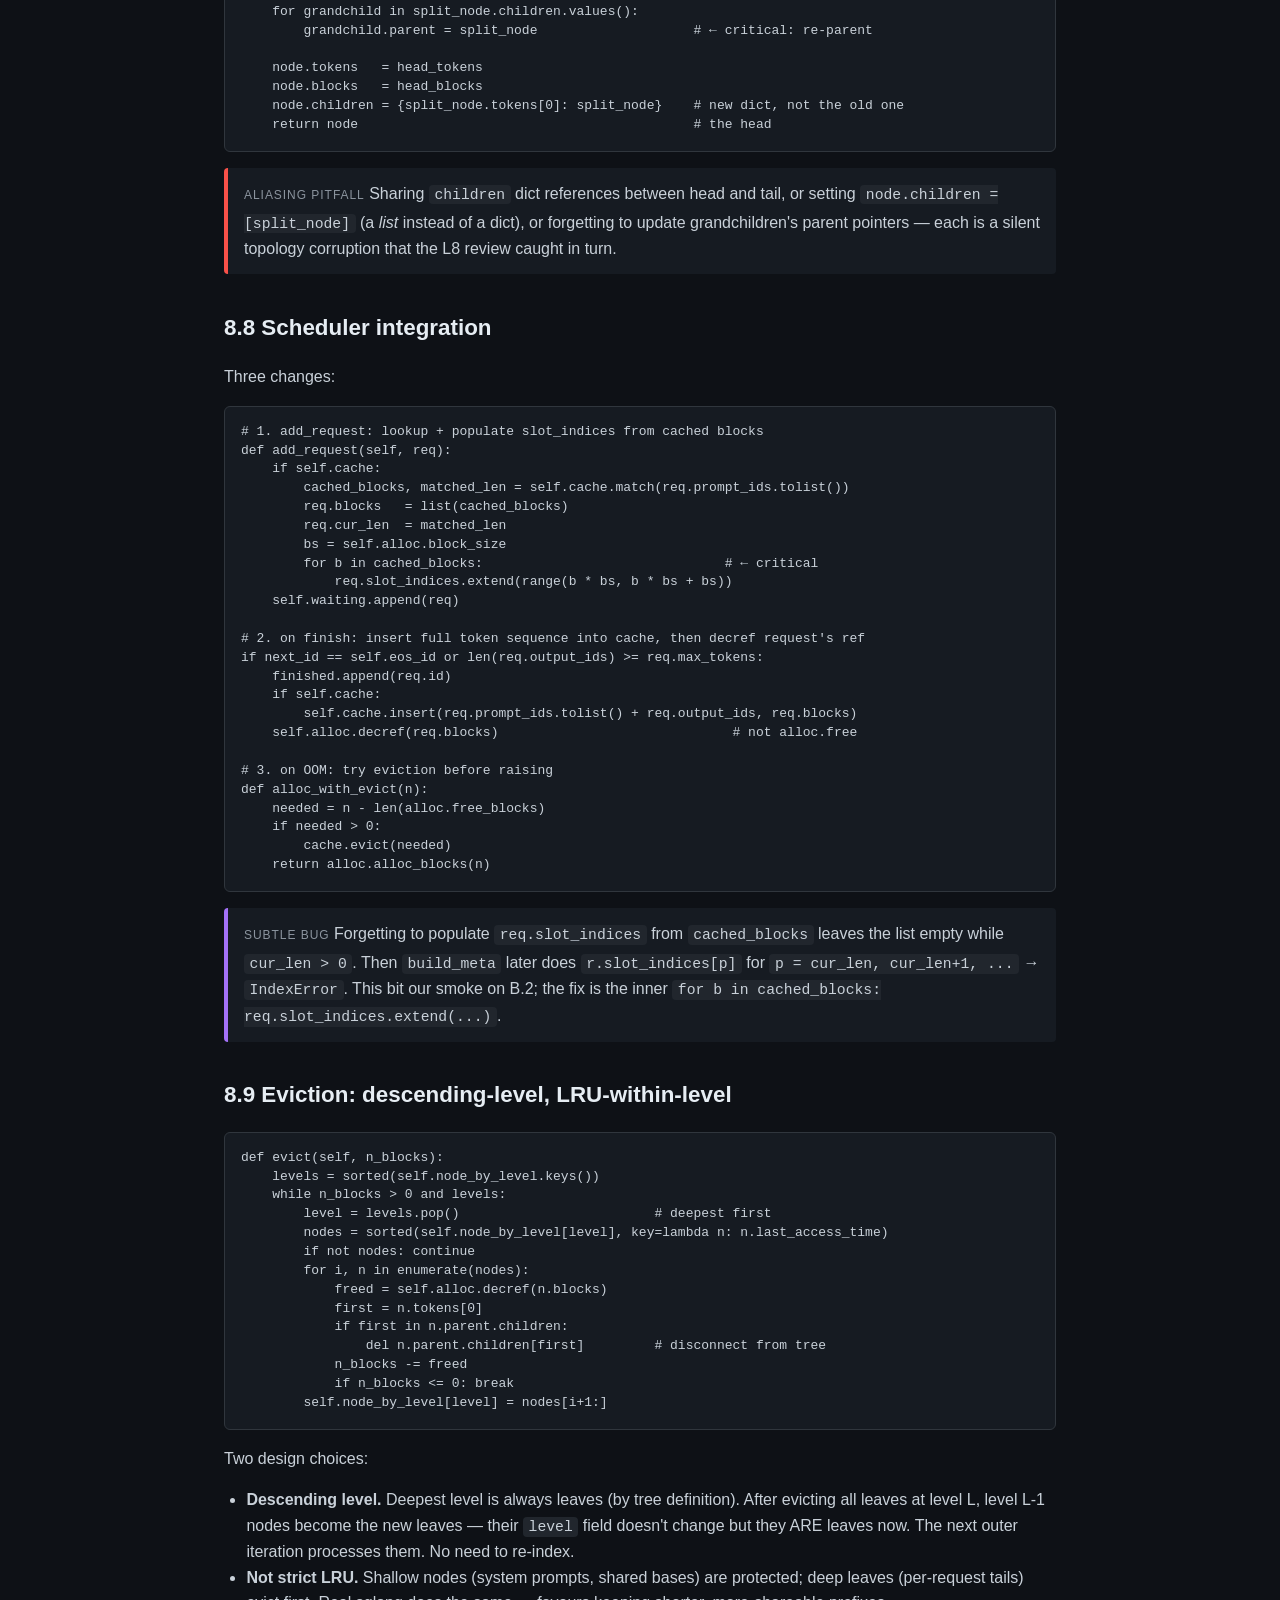
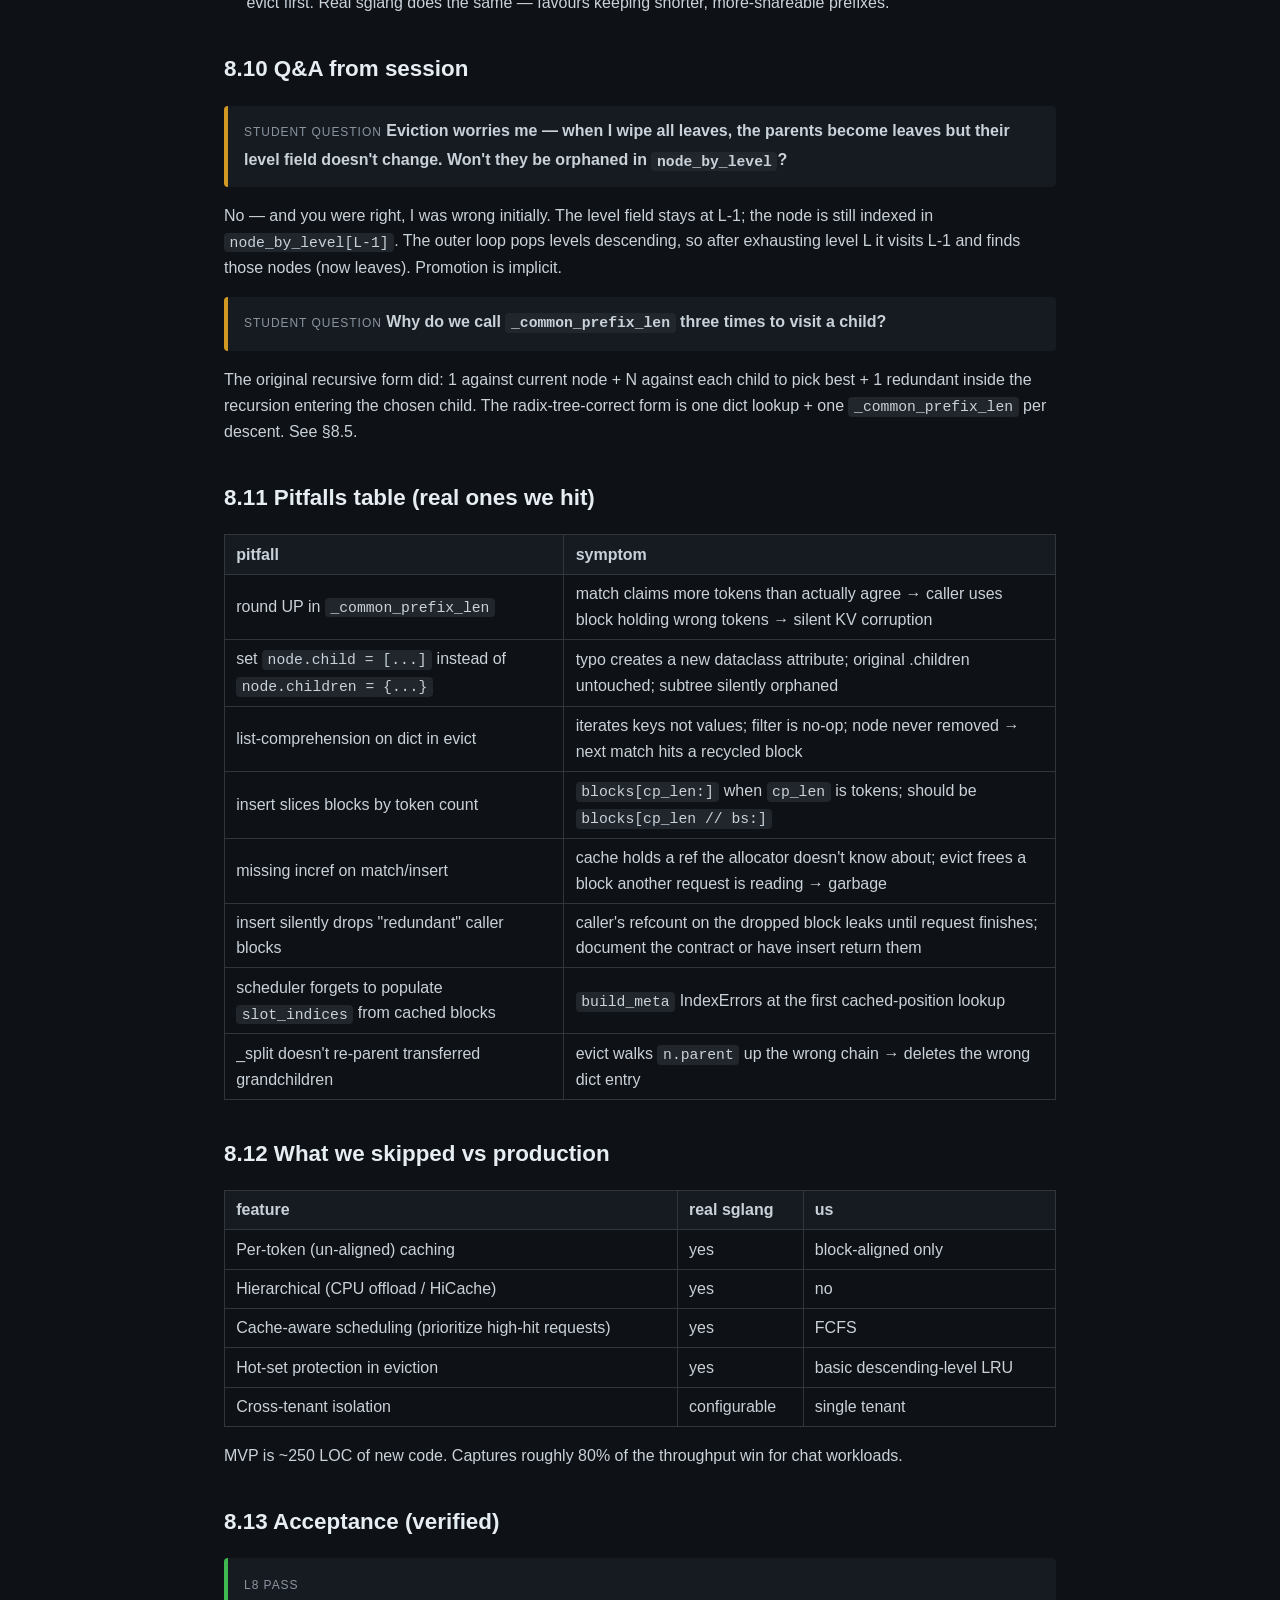
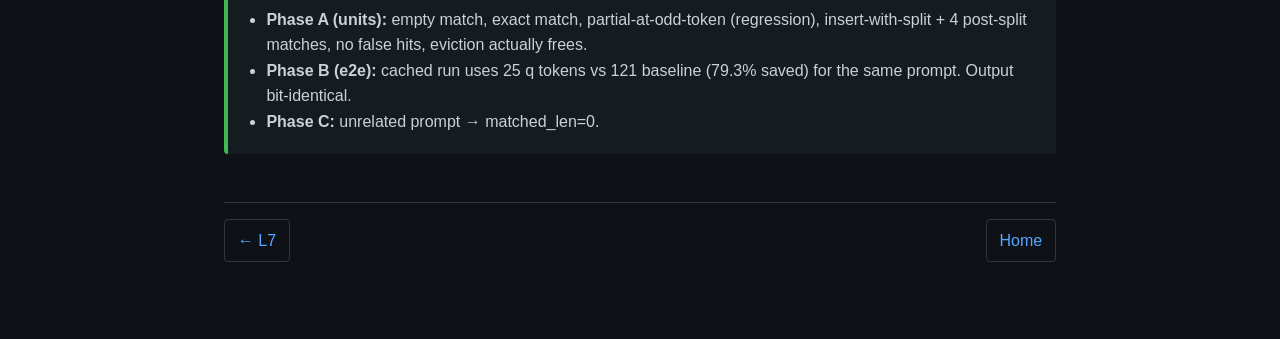
<file: docs/L8-radix-cache.html>
<!doctype html>
<html lang="en">
<head>
<meta charset="utf-8">
<meta name="viewport" content="width=device-width,initial-scale=1">
<title>L8 — Radix prefix cache · mini_sglang</title>
<link rel="stylesheet" href="style.css">
</head>
<body>
<header class="topbar">
  <span class="title">mini_sglang</span>
  <nav>
    <a href="index.html">Home</a>
    <a href="L0-architecture.html">L0</a>
    <a href="L1-model-weights.html">L1</a>
    <a href="L2-paged-kv.html">L2</a>
    <a href="L3-paged-attention.html">L3</a>
    <a href="L4-sampler.html">L4</a>
    <a href="L5-scheduler.html">L5</a>
    <a href="L6-tokenizer.html">L6</a>
    <a href="L7-server.html">L7</a>
    <a href="L8-radix-cache.html">L8</a>
  </nav>
</header>
<main>
  <h1>L8 — Radix prefix cache</h1>
  <p class="meta">The defining sglang trick. When two requests share a prefix, reuse the prefix's KV instead of re-computing it.</p>

  <h2>8.1 The win, quantified</h2>
  <p>Chat workloads have a system prompt at the start of every request. Without prefix caching every request re-prefills those 500 tokens. With prefix caching they're prefilled <em>once</em>; subsequent requests bump the refcount and start from the cached KV.</p>
  <p>Verified on Qwen3-8B with a 97-token shared prefix + 5 unmatched tail tokens:</p>
  <pre><code>WITH cache:   ext run = 25 q tokens in 20 steps   ← only 6 unmatched tail tokens prefilled
                                                    + 19 decodes × 1 token = 25 total
BASELINE:     ext run = 121 q tokens in 20 steps  ← full 102-token re-prefill + 19 decodes

✓ cache saved 96 q tokens (79.3% of baseline prefill compute)
✓ cached output bit-identical to baseline</code></pre>

  <h2>8.2 The data structure: radix tree of token sequences</h2>
  <p>Compressed trie keyed by token IDs. Each node = (a run of tokens, the KV blocks for those tokens, dict of children keyed by first-token, parent, LRU timestamp).</p>
  <div class="diagram">
                          root (tokens=[], blocks=[])
                                │
                  ┌─────────────┴─────────────┐
                  │                           │
            [12, 45, 17, ...]            [99, 3, 8, ...]
            500 tokens, 32 blocks        200 tokens, 13 blocks
            "system prompt"              "different system prompt"
                  │
        ┌─────────┴─────────┐
        │                   │
   [42, 7, ...]          [88, 1, ...]
   user A's turn 1       user B's turn 1
  </div>
  <p>Three operations: <b>match</b>, <b>insert</b>, <b>evict</b>.</p>

  <h2>8.3 The central invariant: block refcounting</h2>
  <p>Every block has a refcount = (active requests holding it) + (radix-tree nodes referencing it).</p>
  <pre><code>class BlockAllocator:
    refcount: list[int]                  # NEW

    def alloc_blocks(self, n):
        ...
        for b in out: self.refcount[b] = 1
        return out

    def incref(self, blocks):
        for b in blocks: self.refcount[b] += 1

    def decref(self, blocks):
        freed = 0
        for b in blocks:
            self.refcount[b] -= 1
            if self.refcount[b] == 0:
                self.free_blocks.append(b)
                freed += 1
        return freed</code></pre>
  <p><b>Replace every <code>alloc.free(...)</code> in the codebase with <code>alloc.decref(...)</code>.</b> This is the most invasive part of L8 — when the cache also holds a ref, decref keeps the block alive.</p>

  <h2>8.4 Why a radix tree (not a hashmap)</h2>
  <ol>
    <li><b>Sub-prefix matching.</b> If you cached "A B C D" and a new request asks "A B C X", you reuse "A B C". A hashmap matches whole keys; a radix tree matches the longest prefix.</li>
    <li><b>Incremental insertion + structural sharing.</b> A new request with prompt "A B C E" extends an existing "A B C" node without re-storing the prefix.</li>
  </ol>

  <h2>8.5 The match algorithm (1 _common_prefix_len call per descent)</h2>
  <p>In a radix tree no two siblings share a first token (otherwise they'd be merged into a common parent). So children are keyed by first-token in a dict; lookup is O(1):</p>
  <pre><code>def match(self, token_ids):
    node = self.root
    out_blocks, matched = [], 0
    while matched &lt; len(token_ids):
        first = token_ids[matched]
        child = node.children.get(first)            # O(1) — radix property
        if child is None: break

        cp = self._common_prefix_len(child.tokens, token_ids[matched:])
        child.last_access_time = time.time()

        if cp == len(child.tokens):
            out_blocks.extend(child.blocks)
            matched += cp
            node = child                            # full child match — descend
        else:
            blk = cp // self.alloc.block_size
            out_blocks.extend(child.blocks[:blk])
            matched += cp
            break                                   # partial match — done
    if out_blocks:
        self.alloc.incref(out_blocks)               # caller takes ownership
    return out_blocks, matched</code></pre>
  <p>Per descent: <b>exactly one</b> <code>_common_prefix_len</code> call. The original implementation had three (self check + per-child loop + redundant recursion). For deep trees + wide siblings, this is the right asymptotics.</p>

  <h2>8.6 Block alignment and the rounding direction</h2>
  <p>The cache only stores <b>block-aligned</b> prefixes. <code>_common_prefix_len</code> rounds <em>down</em>:</p>
  <pre><code>bs = self.alloc.block_size
return bs * (i // bs)             # ROUND DOWN to block boundary</code></pre>
  <blockquote class="warn">
    <span class="label">silent-corruption pitfall</span>
    Writing <code>bs * ((i + 1) // bs)</code> by mistake rounds UP and claims tokens match that actually diverged. Demonstrated in L8 review:
    <code>match([1,2,3,99])</code> against cached <code>[1,2,3,5]</code> returned <code>([5,7], 4)</code> instead of <code>([5], 2)</code> — caller silently uses block 7 holding the wrong token.
  </blockquote>

  <h2>8.7 _split — the partition operation</h2>
  <p>When a new prompt partially matches a cached node, split it. The node becomes the matched head; a new <code>split_node</code> holds the tail (and inherits the original's children, with parent pointers updated):</p>
  <pre><code>def _split(self, node, k):                                # k must be block-aligned
    blk_idx = k // self.alloc.block_size
    head_tokens,  tail_tokens  = node.tokens[:k],  node.tokens[k:]
    head_blocks,  tail_blocks  = node.blocks[:blk_idx], node.blocks[blk_idx:]

    split_node = Node(
        tokens=tail_tokens, blocks=tail_blocks,
        children=node.children,                           # tail takes the subtree
        parent=node, ...
    )
    for grandchild in split_node.children.values():
        grandchild.parent = split_node                    # ← critical: re-parent

    node.tokens   = head_tokens
    node.blocks   = head_blocks
    node.children = {split_node.tokens[0]: split_node}    # new dict, not the old one
    return node                                           # the head</code></pre>
  <blockquote class="warn">
    <span class="label">aliasing pitfall</span>
    Sharing <code>children</code> dict references between head and tail, or setting <code>node.children = [split_node]</code> (a <em>list</em> instead of a dict), or forgetting to update grandchildren's parent pointers — each is a silent topology corruption that the L8 review caught in turn.
  </blockquote>

  <h2>8.8 Scheduler integration</h2>
  <p>Three changes:</p>
  <pre><code># 1. add_request: lookup + populate slot_indices from cached blocks
def add_request(self, req):
    if self.cache:
        cached_blocks, matched_len = self.cache.match(req.prompt_ids.tolist())
        req.blocks   = list(cached_blocks)
        req.cur_len  = matched_len
        bs = self.alloc.block_size
        for b in cached_blocks:                               # ← critical
            req.slot_indices.extend(range(b * bs, b * bs + bs))
    self.waiting.append(req)

# 2. on finish: insert full token sequence into cache, then decref request's ref
if next_id == self.eos_id or len(req.output_ids) &gt;= req.max_tokens:
    finished.append(req.id)
    if self.cache:
        self.cache.insert(req.prompt_ids.tolist() + req.output_ids, req.blocks)
    self.alloc.decref(req.blocks)                              # not alloc.free

# 3. on OOM: try eviction before raising
def alloc_with_evict(n):
    needed = n - len(alloc.free_blocks)
    if needed &gt; 0:
        cache.evict(needed)
    return alloc.alloc_blocks(n)</code></pre>
  <blockquote class="hint">
    <span class="label">subtle bug</span>
    Forgetting to populate <code>req.slot_indices</code> from <code>cached_blocks</code> leaves the list empty while <code>cur_len &gt; 0</code>. Then <code>build_meta</code> later does <code>r.slot_indices[p]</code> for <code>p = cur_len, cur_len+1, ...</code> → <code>IndexError</code>. This bit our smoke on B.2; the fix is the inner <code>for b in cached_blocks: req.slot_indices.extend(...)</code>.
  </blockquote>

  <h2>8.9 Eviction: descending-level, LRU-within-level</h2>
  <pre><code>def evict(self, n_blocks):
    levels = sorted(self.node_by_level.keys())
    while n_blocks &gt; 0 and levels:
        level = levels.pop()                         # deepest first
        nodes = sorted(self.node_by_level[level], key=lambda n: n.last_access_time)
        if not nodes: continue
        for i, n in enumerate(nodes):
            freed = self.alloc.decref(n.blocks)
            first = n.tokens[0]
            if first in n.parent.children:
                del n.parent.children[first]         # disconnect from tree
            n_blocks -= freed
            if n_blocks &lt;= 0: break
        self.node_by_level[level] = nodes[i+1:]</code></pre>
  <p>Two design choices:</p>
  <ul>
    <li><b>Descending level.</b> Deepest level is always leaves (by tree definition). After evicting all leaves at level L, level L-1 nodes become the new leaves — their <code>level</code> field doesn't change but they ARE leaves now. The next outer iteration processes them. No need to re-index.</li>
    <li><b>Not strict LRU.</b> Shallow nodes (system prompts, shared bases) are protected; deep leaves (per-request tails) evict first. Real sglang does the same — favours keeping shorter, more-shareable prefixes.</li>
  </ul>

  <h2>8.10 Q&amp;A from session</h2>

  <blockquote class="q">
    <span class="label">student question</span>
    <b>Eviction worries me — when I wipe all leaves, the parents become leaves but their level field doesn't change. Won't they be orphaned in <code>node_by_level</code>?</b>
  </blockquote>
  <p>No — and you were right, I was wrong initially. The level field stays at L-1; the node is still indexed in <code>node_by_level[L-1]</code>. The outer loop pops levels descending, so after exhausting level L it visits L-1 and finds those nodes (now leaves). Promotion is implicit.</p>

  <blockquote class="q">
    <span class="label">student question</span>
    <b>Why do we call <code>_common_prefix_len</code> three times to visit a child?</b>
  </blockquote>
  <p>The original recursive form did: 1 against current node + N against each child to pick best + 1 redundant inside the recursion entering the chosen child. The radix-tree-correct form is one dict lookup + one <code>_common_prefix_len</code> per descent. See §8.5.</p>

  <h2>8.11 Pitfalls table (real ones we hit)</h2>
  <table>
    <tr><th>pitfall</th><th>symptom</th></tr>
    <tr><td>round UP in <code>_common_prefix_len</code></td><td>match claims more tokens than actually agree → caller uses block holding wrong tokens → silent KV corruption</td></tr>
    <tr><td>set <code>node.child = [...]</code> instead of <code>node.children = {...}</code></td><td>typo creates a new dataclass attribute; original .children untouched; subtree silently orphaned</td></tr>
    <tr><td>list-comprehension on dict in evict</td><td>iterates keys not values; filter is no-op; node never removed → next match hits a recycled block</td></tr>
    <tr><td>insert slices blocks by token count</td><td><code>blocks[cp_len:]</code> when <code>cp_len</code> is tokens; should be <code>blocks[cp_len // bs:]</code></td></tr>
    <tr><td>missing incref on match/insert</td><td>cache holds a ref the allocator doesn't know about; evict frees a block another request is reading → garbage</td></tr>
    <tr><td>insert silently drops "redundant" caller blocks</td><td>caller's refcount on the dropped block leaks until request finishes; document the contract or have insert return them</td></tr>
    <tr><td>scheduler forgets to populate <code>slot_indices</code> from cached blocks</td><td><code>build_meta</code> IndexErrors at the first cached-position lookup</td></tr>
    <tr><td>_split doesn't re-parent transferred grandchildren</td><td>evict walks <code>n.parent</code> up the wrong chain → deletes the wrong dict entry</td></tr>
  </table>

  <h2>8.12 What we skipped vs production</h2>
  <table>
    <tr><th>feature</th><th>real sglang</th><th>us</th></tr>
    <tr><td>Per-token (un-aligned) caching</td><td>yes</td><td>block-aligned only</td></tr>
    <tr><td>Hierarchical (CPU offload / HiCache)</td><td>yes</td><td>no</td></tr>
    <tr><td>Cache-aware scheduling (prioritize high-hit requests)</td><td>yes</td><td>FCFS</td></tr>
    <tr><td>Hot-set protection in eviction</td><td>yes</td><td>basic descending-level LRU</td></tr>
    <tr><td>Cross-tenant isolation</td><td>configurable</td><td>single tenant</td></tr>
  </table>
  <p>MVP is ~250 LOC of new code. Captures roughly 80% of the throughput win for chat workloads.</p>

  <h2>8.13 Acceptance (verified)</h2>
  <blockquote class="ok">
    <span class="label">L8 PASS</span>
    <ul style="margin:.4rem 0">
      <li><b>Phase A (units):</b> empty match, exact match, partial-at-odd-token (regression), insert-with-split + 4 post-split matches, no false hits, eviction actually frees.</li>
      <li><b>Phase B (e2e):</b> cached run uses 25 q tokens vs 121 baseline (79.3% saved) for the same prompt. Output bit-identical.</li>
      <li><b>Phase C:</b> unrelated prompt → matched_len=0.</li>
    </ul>
  </blockquote>

  <div class="lesson-nav">
    <a href="L7-server.html">← L7</a>
    <a href="index.html">Home</a>
  </div>
</main>
</body>
</html>
</file>
<file: docs/style.css>
:root {
  --bg: #0e1116;
  --panel: #161b22;
  --fg: #c9d1d9;
  --muted: #8b949e;
  --accent: #58a6ff;
  --warn: #f85149;
  --ok: #3fb950;
  --kbd: #21262d;
  --border: #30363d;
}
* { box-sizing: border-box; }
html, body { margin: 0; padding: 0; background: var(--bg); color: var(--fg);
  font: 16px/1.6 -apple-system, BlinkMacSystemFont, "Segoe UI", Helvetica, Arial, sans-serif; }
a { color: var(--accent); text-decoration: none; }
a:hover { text-decoration: underline; }
header.topbar {
  position: sticky; top: 0; z-index: 10;
  background: var(--panel); border-bottom: 1px solid var(--border);
  padding: .8rem 1.5rem; display: flex; gap: 1rem; align-items: center;
}
header.topbar .title { font-weight: 700; }
header.topbar nav a { margin-right: 1rem; font-size: .9rem; }
main {
  max-width: 880px; margin: 2rem auto; padding: 0 1.5rem 4rem;
}
h1 { font-size: 2rem; border-bottom: 1px solid var(--border); padding-bottom: .4rem; }
h2 { font-size: 1.4rem; margin-top: 2.2rem; color: #e6edf3; }
h3 { font-size: 1.1rem; margin-top: 1.6rem; color: #e6edf3; }
.meta { color: var(--muted); font-size: .9rem; margin-top: -.5rem; }
pre {
  background: var(--panel); border: 1px solid var(--border); border-radius: 6px;
  padding: 1rem; overflow-x: auto; font-size: 13px; line-height: 1.45;
}
code { font-family: "SF Mono", Menlo, Consolas, monospace; }
:not(pre) > code {
  background: var(--kbd); padding: .12rem .35rem; border-radius: 4px; font-size: .92em;
}
blockquote {
  margin: 1rem 0; padding: .8rem 1rem;
  border-left: 4px solid var(--accent); background: var(--panel); border-radius: 4px;
}
blockquote.warn { border-left-color: var(--warn); }
blockquote.ok   { border-left-color: var(--ok); }
blockquote.q    { border-left-color: #d29922; }
blockquote.hint { border-left-color: #a371f7; }
blockquote .label {
  display: inline-block; font-size: .75rem; text-transform: uppercase;
  letter-spacing: .08em; color: var(--muted); margin-bottom: .3rem;
}
table { border-collapse: collapse; margin: 1rem 0; width: 100%; }
th, td { border: 1px solid var(--border); padding: .4rem .7rem; text-align: left; }
th { background: var(--panel); }
ul, ol { padding-left: 1.4rem; }
hr { border: none; border-top: 1px solid var(--border); margin: 2rem 0; }
.lesson-grid {
  display: grid; gap: 1rem; grid-template-columns: repeat(auto-fit, minmax(260px, 1fr));
}
.lesson-card {
  background: var(--panel); border: 1px solid var(--border); border-radius: 8px;
  padding: 1.2rem; display: flex; flex-direction: column;
}
.lesson-card h3 { margin: 0 0 .4rem 0; }
.lesson-card .num { color: var(--accent); font-weight: 700; font-size: .85rem; }
.lesson-card .status { font-size: .75rem; padding: .15rem .5rem; border-radius: 10px;
  display: inline-block; margin-top: .6rem; }
.status.done    { background: rgba(63,185,80,.15);  color: var(--ok); }
.status.wip     { background: rgba(210,153,34,.15); color: #d29922; }
.status.todo    { background: rgba(139,148,158,.15); color: var(--muted); }
.footer { color: var(--muted); font-size: .85rem; margin-top: 4rem; text-align: center; }
.diagram {
  background: #0a0d12; border: 1px solid var(--border);
  padding: 1rem; border-radius: 6px; overflow-x: auto;
  font-family: "SF Mono", Menlo, Consolas, monospace; font-size: 12.5px; line-height: 1.45;
  white-space: pre; color: #c9d1d9;
}
.lesson-nav {
  display: flex; justify-content: space-between; margin-top: 3rem;
  padding-top: 1rem; border-top: 1px solid var(--border);
}
.lesson-nav a { padding: .5rem .8rem; border: 1px solid var(--border); border-radius: 4px; }
</file>
